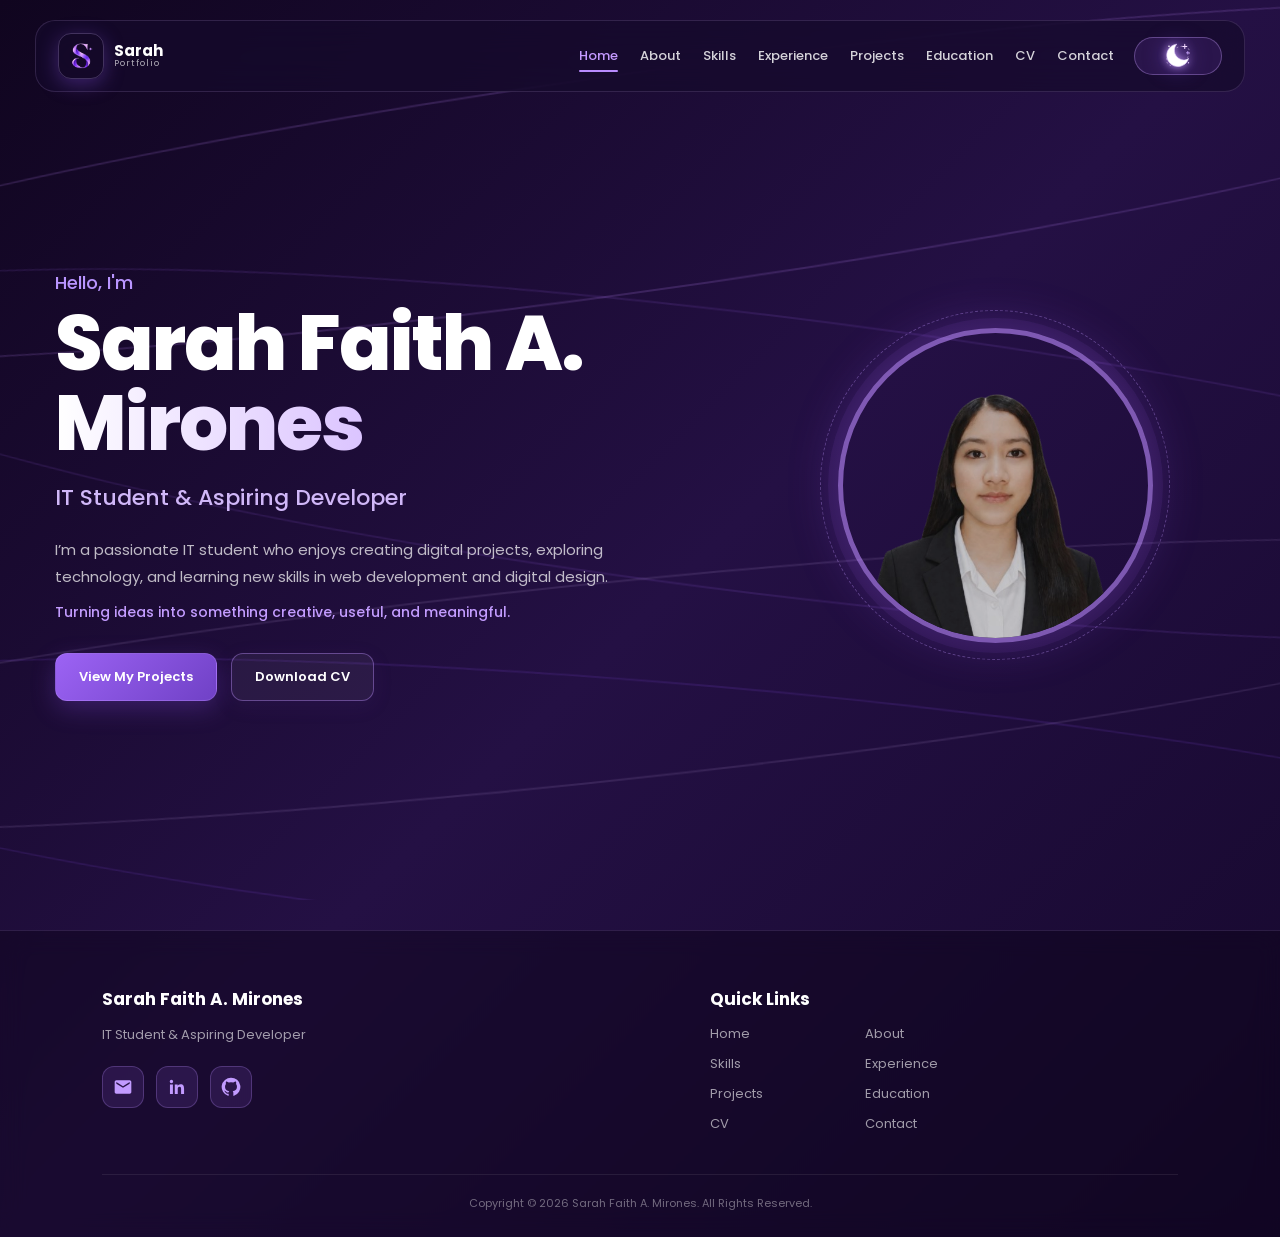
<file: index.html>
<!DOCTYPE html>
<html lang="en">
<head>
    <meta charset="UTF-8">
    <meta name="viewport" content="width=device-width, initial-scale=1.0">
    <title>Sarah Faith A. Mirones | Portfolio</title>

    <link rel="preconnect" href="https://fonts.googleapis.com">
    <link rel="preconnect" href="https://fonts.gstatic.com" crossorigin>
    <link href="https://fonts.googleapis.com/css2?family=Poppins:wght@300;400;500;600;700;800&display=swap" rel="stylesheet">
    <link rel="stylesheet" href="style.css?v=navbar-fix">

    <style>
        /* Hide navbar when scrolling down */
        body > nav#navbar {
            transition:
                transform 0.35s ease,
                background 0.4s ease,
                border-color 0.4s ease,
                box-shadow 0.4s ease;
        }

        body > nav#navbar.hide-navbar {
            transform: translate(-50%, calc(-100% - 40px));
        }

        /* Keep the navbar visible at the top */
        body > nav#navbar:not(.hide-navbar) {
            transform: translateX(-50%);
        }
    </style>
</head>

<body>
    <div class="background-effects">
        <div class="wave wave-one"></div>
        <div class="wave wave-two"></div>
        <div class="wave wave-three"></div>
        <div class="wave wave-four"></div>
    </div>

    <nav id="navbar">
        <a href="index.html" class="logo">
            <img src="logo.png" alt="Sarah logo">
            <div>
                <strong>Sarah</strong>
                <small>Portfolio</small>
            </div>
        </a>

        <input type="checkbox" id="menu-toggle">

        <label for="menu-toggle" class="hamburger" aria-label="Open navigation menu">
            <span></span>
            <span></span>
            <span></span>
        </label>

        <div class="nav-right">
            <div class="links">
                <a href="index.html" class="active">Home</a>
                <a href="about.html">About</a>
                <a href="skills.html">Skills</a>
                <a href="experience.html">Experience</a>
                <a href="projects.html">Projects</a>
                <a href="education.html">Education</a>
                <a href="cv.html">CV</a>
                <a href="contact.html">Contact</a>
            </div>

            
<button type="button" class="theme-toggle" id="theme-toggle" aria-label="Switch theme">
    <span class="theme-icon" id="theme-icon">☀</span>
</button>

        </div>
    </nav>

    <main>
        <section class="hero" id="home">
            <div class="hero-text">
                <p class="greeting">Hello, I'm</p>

                <h1>
                    Sarah Faith A.
                    <span>Mirones</span>
                </h1>

                <h2>IT Student &amp; Aspiring Developer</h2>

                <p class="intro">
                    I’m a passionate IT student who enjoys creating digital
                    projects, exploring technology, and learning new skills
                    in web development and digital design.
                </p>

                <p class="tagline">
                    Turning ideas into something creative, useful, and meaningful.
                </p>

                <div class="hero-buttons">
                    <a href="projects.html" class="btn primary-btn">
                        View My Projects
                    </a>

                  <a href="Sarah_Faith_Mirones_CV.pdf"
   class="btn secondary-btn"
   download>
    Download CV
</a>
                </div>
            </div>

            <div class="hero-image">
                <div class="image-ring"></div>
                <div class="image-box">
                    <img src="portfolio.png" alt="Sarah Faith A. Mirones">
                </div>
            </div>
        </section>
    </main>

     <!-- Footer -->
    <footer>
        <div class="footer-content">

            <div class="footer-contact">
                <h3>Sarah Faith A. Mirones</h3>
                <p>IT Student &amp; Aspiring Developer</p>

                <div class="social-links">

                    <!-- Email -->
                    <a href="mailto:faithmirones.08@gmail.com"
                       aria-label="Send me an email"
                       title="Email me">
                        <svg viewBox="0 0 24 24" aria-hidden="true">
                            <path d="M20 4H4c-1.1 0-2 .9-2 2v12c0 1.1.9 2 2 2h16c1.1 0 2-.9 2-2V6c0-1.1-.9-2-2-2zm0 4-8 5-8-5V6l8 5 8-5v2z"/>
                        </svg>
                    </a>

                    <!-- LinkedIn -->
                    <a href="https://www.linkedin.com/in/sarahfaithmirones"
                       target="_blank"
                       rel="noopener noreferrer"
                       aria-label="Visit my LinkedIn profile"
                       title="LinkedIn">
                        <svg viewBox="0 0 24 24" aria-hidden="true">
                            <path d="M20.45 20.45h-3.56v-5.58c0-1.33-.03-3.04-1.85-3.04-1.85 0-2.14 1.45-2.14 2.94v5.68H9.34V9h3.42v1.56h.05c.48-.9 1.64-1.85 3.38-1.85 3.62 0 4.29 2.38 4.29 5.48v6.26zM5.32 7.43a2.07 2.07 0 1 1 0-4.14 2.07 2.07 0 0 1 0 4.14zM7.1 20.45H3.54V9H7.1v11.45z"/>
                        </svg>
                    </a>

                    <!-- GitHub -->
                    <a href="https://github.com/faithmirones08"
                       target="_blank"
                       rel="noopener noreferrer"
                       aria-label="Visit my GitHub profile"
                       title="GitHub">
                        <svg viewBox="0 0 24 24" aria-hidden="true">
                            <path d="M12 .8a11.2 11.2 0 0 0-3.54 21.83c.56.1.76-.24.76-.54v-2.1c-3.1.67-3.76-1.32-3.76-1.32-.51-1.29-1.24-1.63-1.24-1.63-1.01-.69.08-.68.08-.68 1.12.08 1.71 1.15 1.71 1.15.99 1.7 2.59 1.21 3.22.93.1-.72.39-1.21.7-1.49-2.47-.28-5.07-1.24-5.07-5.52 0-1.22.44-2.22 1.15-3-.12-.28-.5-1.42.11-2.96 0 0 .94-.3 3.08 1.14a10.7 10.7 0 0 1 5.6 0c2.14-1.44 3.08-1.14 3.08-1.14.61 1.54.23 2.68.11 2.96.72.78 1.15 1.78 1.15 3 0 4.29-2.6 5.23-5.08 5.51.4.35.75 1.03.75 2.08v3.08c0 .3.2.65.77.54A11.2 11.2 0 0 0 12 .8z"/>
                        </svg>
                    </a>

                </div>
            </div>

            <div class="quick-links">
                <h3>Quick Links</h3>

                <div class="quick-grid">
                    <a href="index.html">Home</a>
                    <a href="about.html">About</a>
                    <a href="skills.html">Skills</a>
                    <a href="experience.html">Experience</a>
                    <a href="projects.html">Projects</a>
                    <a href="education.html">Education</a>
                    <a href="cv.html">CV</a>
                    <a href="contact.html">Contact</a>
                </div>
            </div>

        </div>

        <div class="footer-bottom">
            <p>
                Copyright © 2026 Sarah Faith A. Mirones. All Rights Reserved.
            </p>
        </div>
    </footer>

    
<script>
    const themeToggle = document.getElementById("theme-toggle");
    const themeIcon = document.getElementById("theme-icon");
    const themeText = document.getElementById("theme-text");
    const menuToggle = document.getElementById("menu-toggle");
    const navbar = document.getElementById("navbar");

    function updateThemeButton() {
        const isLight = document.body.classList.contains("light-mode");

        themeIcon.innerHTML = isLight
            ? `<svg class="epic-sun" viewBox="0 0 40 40" fill="none" aria-hidden="true">
                <defs>
                    <linearGradient id="sunCore" x1="8" y1="7" x2="32" y2="33">
                        <stop offset="0%" stop-color="#FFF6C9"/>
                        <stop offset="45%" stop-color="#FFC76E"/>
                        <stop offset="100%" stop-color="#FF8BCA"/>
                    </linearGradient>
                    <linearGradient id="sunRay" x1="7" y1="7" x2="33" y2="33">
                        <stop offset="0%" stop-color="#FFF1AD"/>
                        <stop offset="55%" stop-color="#FFC16F"/>
                        <stop offset="100%" stop-color="#C58BFF"/>
                    </linearGradient>
                </defs>
                <circle cx="20" cy="20" r="18" fill="#FFC66E" opacity=".12"/>
                <g class="epic-sun-rays" stroke="url(#sunRay)" stroke-width="2.2" stroke-linecap="round">
                    <path d="M20 2.8V7 M20 33V37.2 M2.8 20H7 M33 20H37.2 M7.8 7.8L11 11 M29 29L32.2 32.2 M32.2 7.8L29 11 M11 29L7.8 32.2"/>
                </g>
                <circle cx="20" cy="20" r="10.2" fill="url(#sunCore)"/>
                <circle cx="16.5" cy="16.3" r="3.1" fill="#fff" opacity=".7"/>
                <path d="M13.5 22.5C16 27 23 28 27 22" stroke="#FFF9E8" stroke-width="1.2" stroke-linecap="round"/>
                <path d="M30.5 5.5V10 M28 7.75H33" stroke="#FFE7A6" stroke-width="1.3" stroke-linecap="round"/>
                <circle cx="7" cy="16" r="1" fill="#FFF0C1"/>
            </svg>`
            : `<svg class="epic-moon" viewBox="0 0 40 40" fill="none" aria-hidden="true">
                <defs>
                    <linearGradient id="moonCore" x1="7" y1="5" x2="31" y2="35">
                        <stop offset="0%" stop-color="#FFFFFF"/>
                        <stop offset="38%" stop-color="#E8D4FF"/>
                        <stop offset="72%" stop-color="#B78AFF"/>
                        <stop offset="100%" stop-color="#8250E8"/>
                    </linearGradient>
                    <linearGradient id="moonOrbit" x1="3" y1="5" x2="37" y2="35">
                        <stop offset="0%" stop-color="#F3DCFF"/>
                        <stop offset="50%" stop-color="#A777F5"/>
                        <stop offset="100%" stop-color="#D5A6FF"/>
                    </linearGradient>
                </defs>
                <ellipse cx="20" cy="20" rx="17" ry="10.5" transform="rotate(-35 20 20)" stroke="url(#moonOrbit)" stroke-opacity=".75" stroke-width=".8" stroke-dasharray="2.2 3.2"/>
                <path d="M27.8 25.4C20.4 25.1 14.7 19 15.2 11.7C15.4 8.8 16.5 6.2 18.4 4.2C10.4 5 4.5 12.1 5.1 20.1C5.7 28.4 12.8 34.5 21.1 33.9C27.4 33.4 32.7 29 34.1 23C32.2 24.6 30 25.4 27.8 25.4Z" fill="url(#moonCore)" stroke="#E7D3FF" stroke-width=".8"/>
                <path d="M10.2 22.4C11.5 27.1 15.6 30.1 20.3 30.2" stroke="#FFFFFF" stroke-opacity=".7" stroke-width="1.2" stroke-linecap="round"/>
                <path d="M29 4.5V10 M26.25 7.25H31.75" stroke="#F2D9FF" stroke-width="1.4" stroke-linecap="round"/>
                <path d="M33 14V17.5 M31.25 15.75H34.75" stroke="#CBA7FF" stroke-width="1.1" stroke-linecap="round"/>
                <circle cx="8" cy="7" r="1.1" fill="#FFFFFF"/>
                <circle cx="34" cy="29" r=".9" fill="#E4C6FF"/>
            </svg>`;

        const label = isLight ? "Switch to dark mode" : "Switch to light mode";

        themeToggle.setAttribute("aria-label", label);
        themeToggle.title = label;

        if (themeText) {
            themeText.textContent = isLight ? "Dark" : "Light";
        }
    }

    // Restore the saved theme.
    if (localStorage.getItem("portfolio-theme") === "light") {
        document.body.classList.add("light-mode");
    }

    // Display the correct icon on page load.
    updateThemeButton();

    // Switch themes when the button is clicked.
    themeToggle.addEventListener("click", function () {
        document.body.classList.toggle("light-mode");

        const isLight = document.body.classList.contains("light-mode");
        localStorage.setItem("portfolio-theme", isLight ? "light" : "dark");

        updateThemeButton();
        menuToggle.checked = false;
    });

    // Hide navbar while scrolling down; show it while scrolling up.
    let lastScrollY = window.scrollY;

    window.addEventListener("scroll", function () {
        const currentScrollY = window.scrollY;

        navbar.classList.toggle("scrolled", currentScrollY > 40);

        if (currentScrollY <= 10) {
            navbar.classList.remove("hide-navbar");
        } else if (currentScrollY > lastScrollY) {
            navbar.classList.add("hide-navbar");
            menuToggle.checked = false;
        } else {
            navbar.classList.remove("hide-navbar");
        }

        lastScrollY = currentScrollY;
    }, { passive: true });

    // Close the mobile menu after selecting a link.
    document.querySelectorAll(".links a").forEach(function (link) {
        link.addEventListener("click", function () {
            menuToggle.checked = false;
        });
    });

    // Close the mobile menu when clicking outside the navbar.
    document.addEventListener("click", function (event) {
        if (!navbar.contains(event.target)) {
            menuToggle.checked = false;
        }
    });
</script>

</body>
</html>
</file>
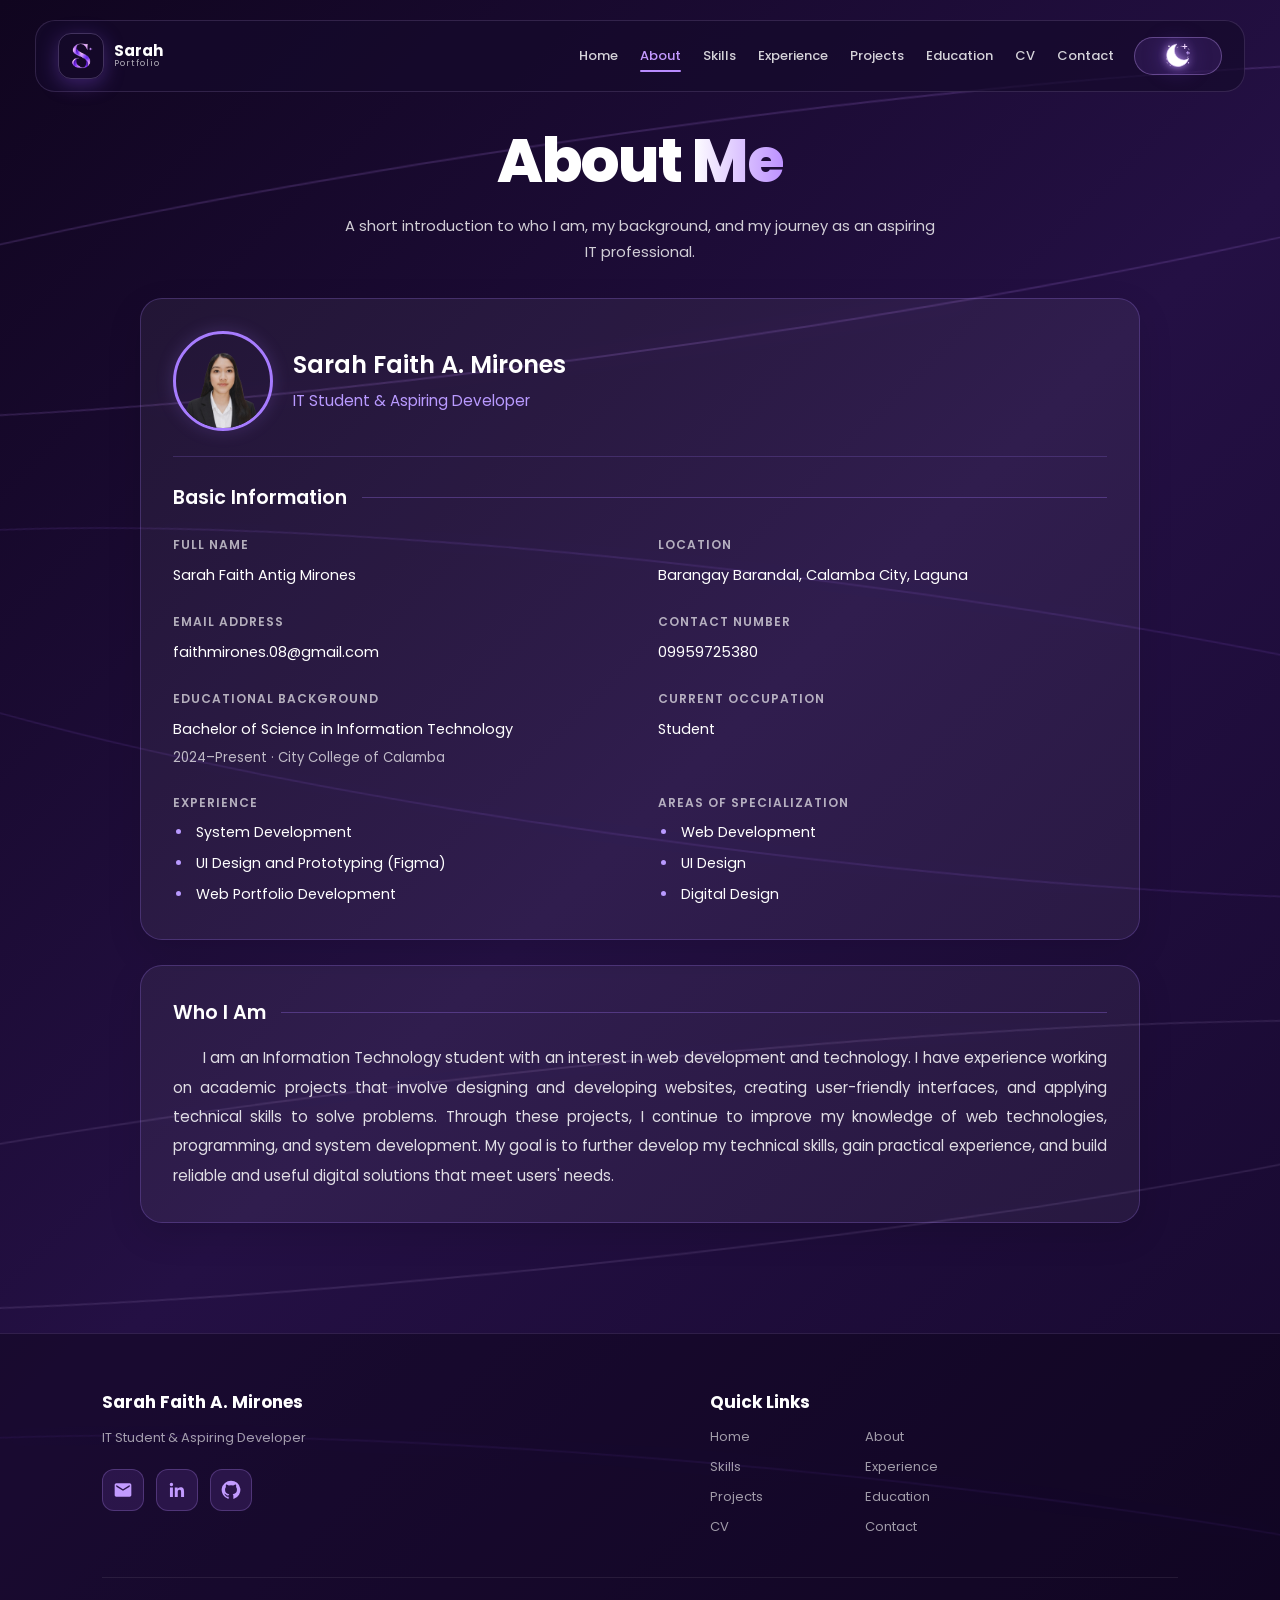
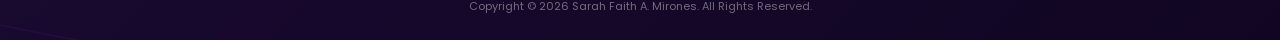
<file: about.html>
<!DOCTYPE html>
<html lang="en">
<head>
    <meta charset="UTF-8">
    <meta name="viewport" content="width=device-width, initial-scale=1.0">
    <title>About Me | Sarah Faith A. Mirones</title>

    <link rel="stylesheet" href="style.css">
    <link rel="stylesheet" href="about.css">

    <link rel="preconnect" href="https://fonts.googleapis.com">
    <link rel="preconnect" href="https://fonts.gstatic.com" crossorigin>
    <link href="https://fonts.googleapis.com/css2?family=Poppins:wght@300;400;500;600;700&display=swap" rel="stylesheet">

    <script>
        (function () {
            try {
                if (localStorage.getItem("portfolio-theme") === "light") {
                    document.documentElement.classList.add("light-mode");
                }
            } catch (e) {}
        })();
    </script>

    <style>
        /* Navbar hide/show animation */
        body > nav#navbar {
            transition:
                transform 0.35s ease,
                background 0.4s ease,
                border-color 0.4s ease,
                box-shadow 0.4s ease;
            will-change: transform;
        }

        body > nav#navbar.hide-navbar {
            transform: translate(-50%, calc(-100% - 40px));
            pointer-events: none;
        }

        body > nav#navbar:not(.hide-navbar) {
            transform: translateX(-50%);
        }

        @media (prefers-reduced-motion: reduce) {
            body > nav#navbar {
                transition: none;
            }
        }
    </style>
</head>

<body class="page-entering">

    <!-- Background Waves -->
    <div class="background-effects" aria-hidden="true">
        <div class="wave wave-one"></div>
        <div class="wave wave-two"></div>
        <div class="wave wave-three"></div>
        <div class="wave wave-four"></div>
    </div>

    <!-- Navigation -->
    <nav id="navbar">
        <a href="index.html" class="logo">
            <img src="logo.png" alt="Sarah logo">
            <div>
                <strong>Sarah</strong>
                <small>Portfolio</small>
            </div>
        </a>

        <input type="checkbox" id="menu-toggle">

        <label for="menu-toggle" class="hamburger"
               aria-label="Open navigation menu">
            <span></span>
            <span></span>
            <span></span>
        </label>

        <div class="nav-right">
            <div class="links">
                <a href="index.html">Home</a>
                <a href="about.html" class="active" aria-current="page">About</a>
                <a href="skills.html">Skills</a>
                <a href="experience.html">Experience</a>
                <a href="projects.html">Projects</a>
                <a href="education.html">Education</a>
                <a href="cv.html">CV</a>
                <a href="contact.html">Contact</a>
            </div>

            
<button type="button" class="theme-toggle" id="theme-toggle" aria-label="Switch theme">
    <span class="theme-icon" id="theme-icon">☀</span>
</button>

        </div>
    </nav>

    <!-- About Page -->
    <main class="about-page">

        <!-- Page Heading -->
        <header class="about-heading">
            <h1>About <span>Me</span></h1>
             <p>
                A short introduction to who I am, my background, and my journey as an aspiring IT professional.
            </p>
        </header>

        <!-- Basic Information Card -->
        <section class="about-info-card"
                 aria-labelledby="basic-info-title">

            <!-- Profile Header -->
            <div class="about-profile-header">
                <img
                    src="portfolio.png"
                    alt="Portrait of Sarah Faith A. Mirones"
                    class="about-profile-photo"
                >

                <div class="about-profile-heading">
                    <h2>Sarah Faith A. Mirones</h2>
                    <p>IT Student &amp; Aspiring Developer</p>
                </div>
            </div>

            <!-- Basic Information Heading -->
            <div class="about-section-title">
                <h2 id="basic-info-title">Basic Information</h2>
                <span class="about-title-line"></span>
            </div>

            <!-- Two-Column Information Layout -->
            <div class="about-details-grid">

                <div class="about-detail">
                    <h3>Full Name</h3>
                    <p>Sarah Faith Antig Mirones</p>
                </div>

                <div class="about-detail">
                    <h3>Location</h3>
                    <p>Barangay Barandal, Calamba City, Laguna</p>
                </div>

                <div class="about-detail">
                    <h3>Email Address</h3>
                    <p>
                        <a href="mailto:faithmirones.08@gmail.com">
                            faithmirones.08@gmail.com
                        </a>
                    </p>
                </div>

                <div class="about-detail">
                    <h3>Contact Number</h3>
                    <p>09959725380</p>
                </div>

                <div class="about-detail">
                    <h3>Educational Background</h3>
                    <p>
                        Bachelor of Science in Information Technology
                    </p>
                    <p class="detail-subtext">
                        2024–Present · City College of Calamba
                    </p>
                </div>

                <div class="about-detail">
                    <h3>Current Occupation</h3>
                    <p>Student</p>
                </div>

                <!-- Experience: Left Column -->
                <div class="about-detail about-experience">
                    <h3>Experience</h3>

                    <ul class="about-experience-list">
                        <li>System Development</li>
                        <li>UI Design and Prototyping (Figma)</li>
                        <li>Web Portfolio Development</li>
                    </ul>
                </div>

                <!-- Areas of Specialization: Right Column -->
                <div class="about-detail about-specializations">
                    <h3>Areas of Specialization</h3>

                    <ul class="about-experience-list">
                        <li>Web Development</li>
                        <li>UI Design</li>
                        <li>Digital Design</li>
                    </ul>
                </div>

            </div>
        </section>

        <!-- Personal Introduction -->
        <section class="about-bio-card"
                 aria-labelledby="who-i-am-title">

            <div class="about-section-title">
                <h2 id="who-i-am-title">Who I Am</h2>
                <span class="about-title-line"></span>
            </div>

            <p>
                I am an Information Technology student with an interest
                in web development and technology. I have experience
                working on academic projects that involve designing and
                developing websites, creating user-friendly interfaces,
                and applying technical skills to solve problems. Through
                these projects, I continue to improve my knowledge of
                web technologies, programming, and system development.
                My goal is to further develop my technical skills, gain
                practical experience, and build reliable and useful
                digital solutions that meet users' needs.
            </p>

        </section>

    </main>

    <!-- Footer -->
    <footer>
        <div class="footer-content">

            <div class="footer-contact">
                <h3>Sarah Faith A. Mirones</h3>
                <p>IT Student &amp; Aspiring Developer</p>

                <div class="social-links">

                    <!-- Email -->
                    <a href="mailto:faithmirones.08@gmail.com"
                       aria-label="Send me an email"
                       title="Email me">
                        <svg viewBox="0 0 24 24" aria-hidden="true">
                            <path d="M20 4H4c-1.1 0-2 .9-2 2v12c0 1.1.9 2 2 2h16c1.1 0 2-.9 2-2V6c0-1.1-.9-2-2-2zm0 4-8 5-8-5V6l8 5 8-5v2z"/>
                        </svg>
                    </a>

                    <!-- LinkedIn -->
                    <a href="https://www.linkedin.com/in/sarahfaithmirones"
                       target="_blank"
                       rel="noopener noreferrer"
                       aria-label="Visit my LinkedIn profile"
                       title="LinkedIn">
                        <svg viewBox="0 0 24 24" aria-hidden="true">
                            <path d="M20.45 20.45h-3.56v-5.58c0-1.33-.03-3.04-1.85-3.04-1.85 0-2.14 1.45-2.14 2.94v5.68H9.34V9h3.42v1.56h.05c.48-.9 1.64-1.85 3.38-1.85 3.62 0 4.29 2.38 4.29 5.48v6.26zM5.32 7.43a2.07 2.07 0 1 1 0-4.14 2.07 2.07 0 0 1 0 4.14zM7.1 20.45H3.54V9H7.1v11.45z"/>
                        </svg>
                    </a>

                    <!-- GitHub -->
                    <a href="https://github.com/faithmirones08"
                       target="_blank"
                       rel="noopener noreferrer"
                       aria-label="Visit my GitHub profile"
                       title="GitHub">
                        <svg viewBox="0 0 24 24" aria-hidden="true">
                            <path d="M12 .8a11.2 11.2 0 0 0-3.54 21.83c.56.1.76-.24.76-.54v-2.1c-3.1.67-3.76-1.32-3.76-1.32-.51-1.29-1.24-1.63-1.24-1.63-1.01-.69.08-.68.08-.68 1.12.08 1.71 1.15 1.71 1.15.99 1.7 2.59 1.21 3.22.93.1-.72.39-1.21.7-1.49-2.47-.28-5.07-1.24-5.07-5.52 0-1.22.44-2.22 1.15-3-.12-.28-.5-1.42.11-2.96 0 0 .94-.3 3.08 1.14a10.7 10.7 0 0 1 5.6 0c2.14-1.44 3.08-1.14 3.08-1.14.61 1.54.23 2.68.11 2.96.72.78 1.15 1.78 1.15 3 0 4.29-2.6 5.23-5.08 5.51.4.35.75 1.03.75 2.08v3.08c0 .3.2.65.77.54A11.2 11.2 0 0 0 12 .8z"/>
                        </svg>
                    </a>

                </div>
            </div>

            <div class="quick-links">
                <h3>Quick Links</h3>

                <div class="quick-grid">
                    <a href="index.html">Home</a>
                    <a href="about.html">About</a>
                    <a href="skills.html">Skills</a>
                    <a href="experience.html">Experience</a>
                    <a href="projects.html">Projects</a>
                    <a href="education.html">Education</a>
                    <a href="cv.html">CV</a>
                    <a href="contact.html">Contact</a>
                </div>
            </div>

        </div>

        <div class="footer-bottom">
            <p>
                Copyright © 2026 Sarah Faith A. Mirones. All Rights Reserved.
            </p>
        </div>
    </footer>

    <!-- JavaScript -->
    
<script>
    const themeToggle = document.getElementById("theme-toggle");
    const themeIcon = document.getElementById("theme-icon");
    const themeText = document.getElementById("theme-text");
    const menuToggle = document.getElementById("menu-toggle");
    const navbar = document.getElementById("navbar");

    function updateThemeButton() {
        const isLight = document.body.classList.contains("light-mode");

        themeIcon.innerHTML = isLight
            ? `<svg class="epic-sun" viewBox="0 0 40 40" fill="none" aria-hidden="true">
                <defs>
                    <linearGradient id="sunCore" x1="8" y1="7" x2="32" y2="33">
                        <stop offset="0%" stop-color="#FFF6C9"/>
                        <stop offset="45%" stop-color="#FFC76E"/>
                        <stop offset="100%" stop-color="#FF8BCA"/>
                    </linearGradient>
                    <linearGradient id="sunRay" x1="7" y1="7" x2="33" y2="33">
                        <stop offset="0%" stop-color="#FFF1AD"/>
                        <stop offset="55%" stop-color="#FFC16F"/>
                        <stop offset="100%" stop-color="#C58BFF"/>
                    </linearGradient>
                </defs>
                <circle cx="20" cy="20" r="18" fill="#FFC66E" opacity=".12"/>
                <g class="epic-sun-rays" stroke="url(#sunRay)" stroke-width="2.2" stroke-linecap="round">
                    <path d="M20 2.8V7 M20 33V37.2 M2.8 20H7 M33 20H37.2 M7.8 7.8L11 11 M29 29L32.2 32.2 M32.2 7.8L29 11 M11 29L7.8 32.2"/>
                </g>
                <circle cx="20" cy="20" r="10.2" fill="url(#sunCore)"/>
                <circle cx="16.5" cy="16.3" r="3.1" fill="#fff" opacity=".7"/>
                <path d="M13.5 22.5C16 27 23 28 27 22" stroke="#FFF9E8" stroke-width="1.2" stroke-linecap="round"/>
                <path d="M30.5 5.5V10 M28 7.75H33" stroke="#FFE7A6" stroke-width="1.3" stroke-linecap="round"/>
                <circle cx="7" cy="16" r="1" fill="#FFF0C1"/>
            </svg>`
            : `<svg class="epic-moon" viewBox="0 0 40 40" fill="none" aria-hidden="true">
                <defs>
                    <linearGradient id="moonCore" x1="7" y1="5" x2="31" y2="35">
                        <stop offset="0%" stop-color="#FFFFFF"/>
                        <stop offset="38%" stop-color="#E8D4FF"/>
                        <stop offset="72%" stop-color="#B78AFF"/>
                        <stop offset="100%" stop-color="#8250E8"/>
                    </linearGradient>
                    <linearGradient id="moonOrbit" x1="3" y1="5" x2="37" y2="35">
                        <stop offset="0%" stop-color="#F3DCFF"/>
                        <stop offset="50%" stop-color="#A777F5"/>
                        <stop offset="100%" stop-color="#D5A6FF"/>
                    </linearGradient>
                </defs>
                <ellipse cx="20" cy="20" rx="17" ry="10.5" transform="rotate(-35 20 20)" stroke="url(#moonOrbit)" stroke-opacity=".75" stroke-width=".8" stroke-dasharray="2.2 3.2"/>
                <path d="M27.8 25.4C20.4 25.1 14.7 19 15.2 11.7C15.4 8.8 16.5 6.2 18.4 4.2C10.4 5 4.5 12.1 5.1 20.1C5.7 28.4 12.8 34.5 21.1 33.9C27.4 33.4 32.7 29 34.1 23C32.2 24.6 30 25.4 27.8 25.4Z" fill="url(#moonCore)" stroke="#E7D3FF" stroke-width=".8"/>
                <path d="M10.2 22.4C11.5 27.1 15.6 30.1 20.3 30.2" stroke="#FFFFFF" stroke-opacity=".7" stroke-width="1.2" stroke-linecap="round"/>
                <path d="M29 4.5V10 M26.25 7.25H31.75" stroke="#F2D9FF" stroke-width="1.4" stroke-linecap="round"/>
                <path d="M33 14V17.5 M31.25 15.75H34.75" stroke="#CBA7FF" stroke-width="1.1" stroke-linecap="round"/>
                <circle cx="8" cy="7" r="1.1" fill="#FFFFFF"/>
                <circle cx="34" cy="29" r=".9" fill="#E4C6FF"/>
            </svg>`;

        const label = isLight ? "Switch to dark mode" : "Switch to light mode";

        themeToggle.setAttribute("aria-label", label);
        themeToggle.title = label;

        if (themeText) {
            themeText.textContent = isLight ? "Dark" : "Light";
        }
    }

    // Restore the saved theme.
    if (localStorage.getItem("portfolio-theme") === "light") {
        document.body.classList.add("light-mode");
    }

    // Display the correct icon on page load.
    updateThemeButton();

    // Switch themes when the button is clicked.
    themeToggle.addEventListener("click", function () {
        document.body.classList.toggle("light-mode");

        const isLight = document.body.classList.contains("light-mode");
        localStorage.setItem("portfolio-theme", isLight ? "light" : "dark");

        updateThemeButton();
        menuToggle.checked = false;
    });

    // Hide navbar while scrolling down; show it while scrolling up.
    let lastScrollY = window.scrollY;

    window.addEventListener("scroll", function () {
        const currentScrollY = window.scrollY;

        navbar.classList.toggle("scrolled", currentScrollY > 40);

        if (currentScrollY <= 10) {
            navbar.classList.remove("hide-navbar");
        } else if (currentScrollY > lastScrollY) {
            navbar.classList.add("hide-navbar");
            menuToggle.checked = false;
        } else {
            navbar.classList.remove("hide-navbar");
        }

        lastScrollY = currentScrollY;
    }, { passive: true });

    // Close the mobile menu after selecting a link.
    document.querySelectorAll(".links a").forEach(function (link) {
        link.addEventListener("click", function () {
            menuToggle.checked = false;
        });
    });

    // Close the mobile menu when clicking outside the navbar.
    document.addEventListener("click", function (event) {
        if (!navbar.contains(event.target)) {
            menuToggle.checked = false;
        }
    });
</script>


</body>
</html>
</file>
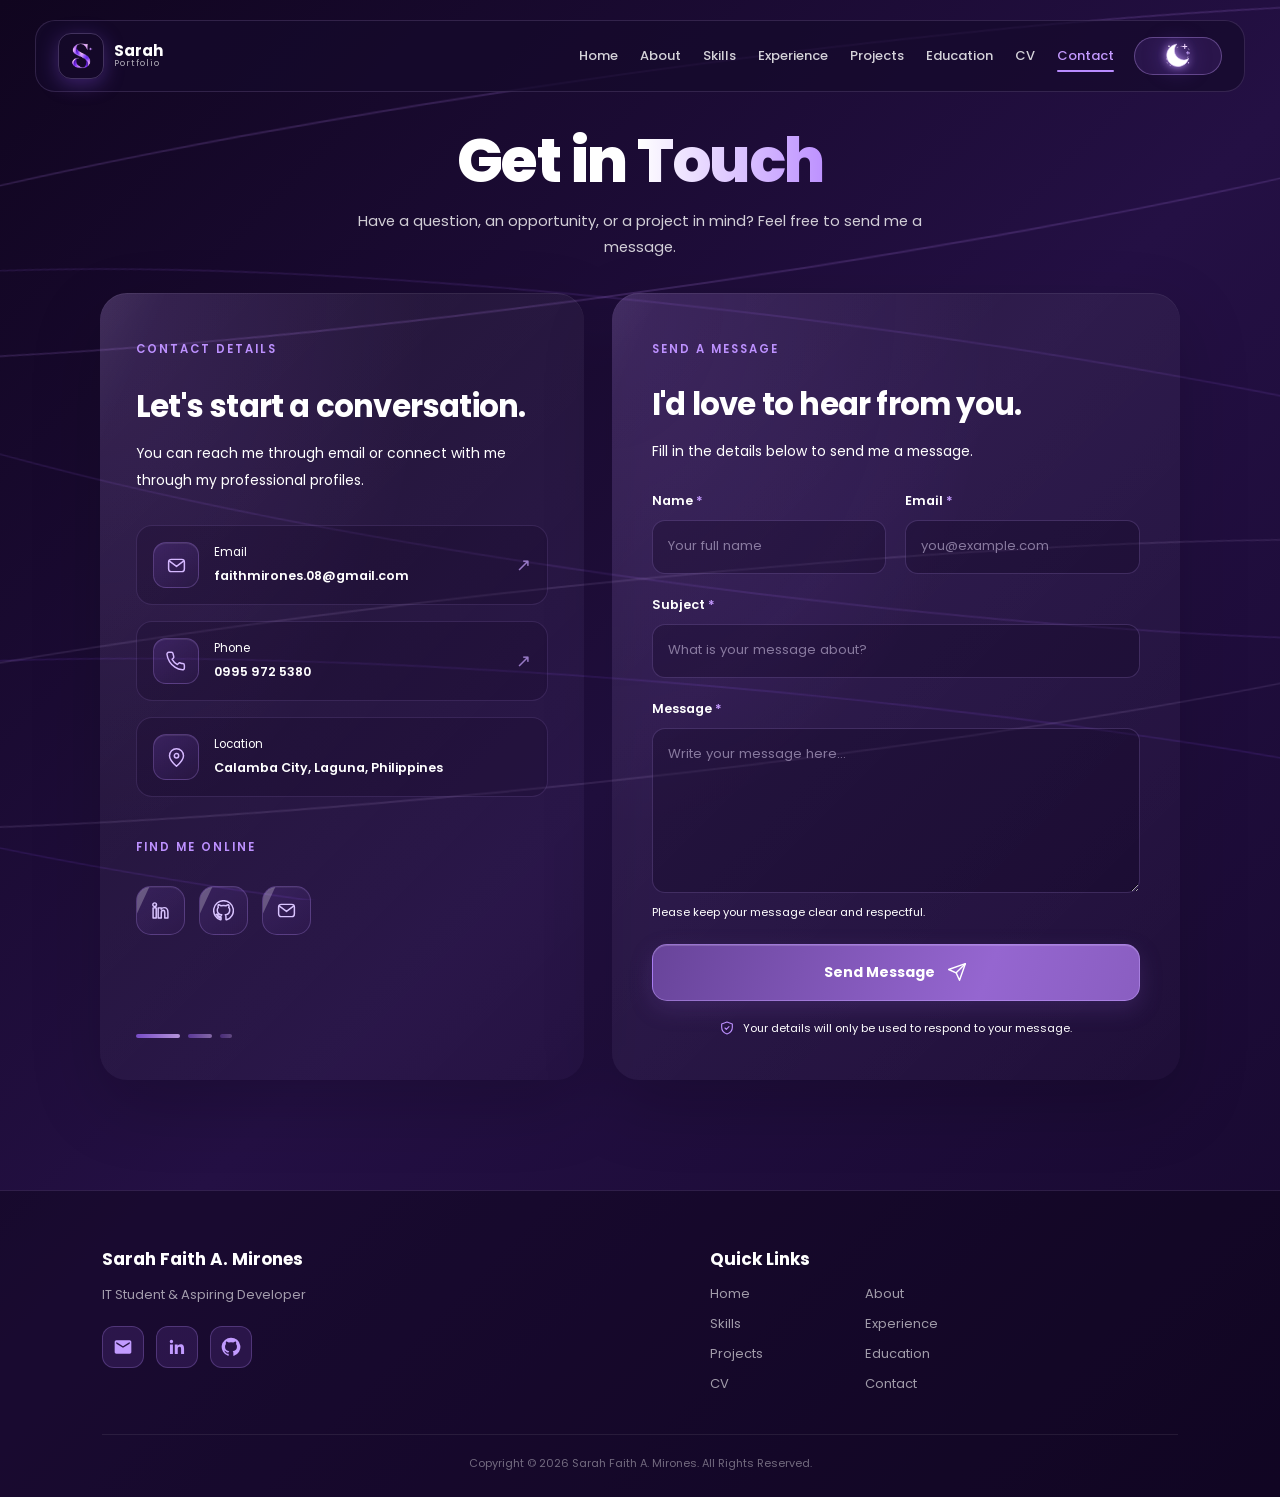
<file: contact.html>
<!DOCTYPE html>
<html lang="en">
<head>
    <meta charset="UTF-8">
    <meta name="viewport" content="width=device-width, initial-scale=1.0">
    <meta name="theme-color" content="#10051f">
    <meta name="description" content="Contact Sarah Faith A. Mirones for professional inquiries, collaborations, and opportunities.">

    <title>Contact | Sarah Faith A. Mirones</title>

    <link rel="preconnect" href="https://fonts.googleapis.com">
    <link rel="preconnect" href="https://fonts.gstatic.com" crossorigin>
    <link href="https://fonts.googleapis.com/css2?family=Poppins:wght@300;400;500;600;700;800&display=swap" rel="stylesheet">

    <link rel="stylesheet" href="style.css">
    <link rel="stylesheet" href="contact.css">

    <script>
        (function () {
            try {
                document.documentElement.classList.toggle(
                    "light-mode",
                    localStorage.getItem("portfolio-theme") === "light"
                );
            } catch (error) {}
        })();
    </script>
</head>

<body class="page-entering">

    <!-- BACKGROUND EFFECTS -->
    <div class="background-effects" aria-hidden="true">
        <div class="wave wave-one"></div>
        <div class="wave wave-two"></div>
        <div class="wave wave-three"></div>
        <div class="wave wave-four"></div>
    </div>

    <!-- NAVBAR -->
    <nav id="navbar">
        <a href="index.html" class="logo">
            <img src="logo.png" alt="Sarah logo">
            <div>
                <strong>Sarah</strong>
                <small>Portfolio</small>
            </div>
        </a>

        <input type="checkbox" id="menu-toggle">

        <label for="menu-toggle" class="hamburger" aria-label="Toggle navigation menu">
            <span></span>
            <span></span>
            <span></span>
        </label>

        <div class="nav-right">
            <div class="links">
                <a href="index.html">Home</a>
                <a href="about.html">About</a>
                <a href="skills.html">Skills</a>
                <a href="experience.html">Experience</a>
                <a href="projects.html">Projects</a>
                <a href="education.html">Education</a>
                <a href="cv.html">CV</a>
                <a href="contact.html" class="active" aria-current="page">Contact</a>
            </div>

            <button
                type="button"
                class="theme-toggle"
                id="theme-toggle"
                aria-label="Switch theme"
            >
                <span class="theme-icon" id="theme-icon">☀</span>
            </button>
        </div>
    </nav>

    <!-- MAIN CONTENT -->
    <main class="contact-page">

        <!-- PAGE HEADING -->
        <header class="contact-heading">
            <h1>Get in <span>Touch</span></h1>
            <p>
                Have a question, an opportunity, or a project in mind?
                Feel free to send me a message.
            </p>
        </header>

        <section class="contact-layout" aria-label="Contact information and message form">

            <!-- CONTACT INFORMATION PANEL -->
            <aside class="contact-info-panel">

                <div class="contact-panel-heading">
                    <span class="contact-small-label">CONTACT DETAILS</span>

                    <h2>Let's start a conversation.</h2>

                    <p>
                        You can reach me through email or connect with me
                        through my professional profiles.
                    </p>
                </div>

                <!-- CONTACT DETAILS -->
                <div class="contact-details">

                    <!-- EMAIL -->
                    <a class="contact-detail" href="mailto:faithmirones.08@gmail.com">
                        <span class="contact-detail-icon" aria-hidden="true">
                            <svg viewBox="0 0 24 24">
                                <rect x="3" y="5" width="18" height="14" rx="3"></rect>
                                <path d="m4 7 8 6 8-6"></path>
                            </svg>
                        </span>

                        <span class="contact-detail-text">
                            <small>Email</small>
                            <strong>faithmirones.08@gmail.com</strong>
                        </span>

                        <span class="contact-detail-arrow" aria-hidden="true">↗</span>
                    </a>

                    <!-- PHONE -->
                    <a class="contact-detail" href="tel:+639959725380">
                        <span class="contact-detail-icon" aria-hidden="true">
                            <svg viewBox="0 0 24 24">
                                <path d="M21 16.5v3a2 2 0 0 1-2.2 2 19.8 19.8 0 0 1-8.6-3.1 19.4 19.4 0 0 1-6-6A19.8 19.8 0 0 1 1.1 3.7 2 2 0 0 1 3.1 1.5h3a2 2 0 0 1 2 1.7c.1 1 .4 2 .7 2.9a2 2 0 0 1-.5 2.1L7 9.5a16 16 0 0 0 6 6l1.3-1.3a2 2 0 0 1 2.1-.5c.9.3 1.9.6 2.9.7a2 2 0 0 1 1.7 2.1Z"></path>
                            </svg>
                        </span>

                        <span class="contact-detail-text">
                            <small>Phone</small>
                            <strong>0995 972 5380</strong>
                        </span>

                        <span class="contact-detail-arrow" aria-hidden="true">↗</span>
                    </a>

                    <!-- LOCATION -->
                    <div class="contact-detail">
                        <span class="contact-detail-icon" aria-hidden="true">
                            <svg viewBox="0 0 24 24">
                                <path d="M20 10c0 5-8 12-8 12S4 15 4 10a8 8 0 1 1 16 0Z"></path>
                                <circle cx="12" cy="10" r="2.5"></circle>
                            </svg>
                        </span>

                        <span class="contact-detail-text">
                            <small>Location</small>
                            <strong>Calamba City, Laguna, Philippines</strong>
                        </span>
                    </div>

                </div>

                <!-- SOCIAL LINKS -->
                <div class="contact-social-section">
                    <span class="contact-small-label">FIND ME ONLINE</span>

                    <div class="contact-social-links">

                        <!-- LINKEDIN -->
                        <a
                            href="https://www.linkedin.com/in/sarahfaithmirones"
                            target="_blank"
                            rel="noopener noreferrer"
                            aria-label="LinkedIn"
                            title="LinkedIn"
                        >
                            <svg viewBox="0 0 24 24" aria-hidden="true">
                                <path d="M20.45 20.45h-3.56v-5.58c0-1.33-.03-3.04-1.85-3.04-1.85 0-2.14 1.45-2.14 2.94v5.68H9.34V9h3.42v1.56h.05c.48-.9 1.64-1.85 3.38-1.85 3.62 0 4.29 2.38 4.29 5.48v6.26zM5.32 7.43a2.07 2.07 0 1 1 0-4.14 2.07 2.07 0 0 1 0 4.14zM7.1 20.45H3.54V9H7.1v11.45z"/>
                            </svg>
                        </a>

                        <!-- GITHUB -->
                        <a
                            href="https://github.com/faithmirones08"
                            target="_blank"
                            rel="noopener noreferrer"
                            aria-label="GitHub"
                            title="GitHub"
                        >
                            <svg viewBox="0 0 24 24" aria-hidden="true">
                                <path d="M12 .8a11.2 11.2 0 0 0-3.54 21.83c.56.1.76-.24.76-.54v-2.1c-3.1.67-3.76-1.32-3.76-1.32-.51-1.29-1.24-1.63-1.24-1.63-1.01-.69.08-.68.08-.68 1.12.08 1.71 1.15 1.71 1.15.99 1.7 2.59 1.21 3.22.93.1-.72.39-1.21.7-1.49-2.47-.28-5.07-1.24-5.07-5.52 0-1.22.44-2.22 1.15-3-.12-.28-.5-1.42.11-2.96 0 0 .94-.3 3.08 1.14a10.7 10.7 0 0 1 5.6 0c2.14-1.44 3.08-1.14 3.08-1.14.61 1.54.39 2.68.11 2.96.78.78 1.15 1.78 1.15 3 0 4.29-2.6 5.23-5.08 5.51.35.35.75 1.03.75 2.08v3.08c0 .3.2.65.77.54A11.2 11.2 0 0 0 12 .8z"/>
                            </svg>
                        </a>

                        <!-- EMAIL -->
                        <a
                            href="mailto:faithmirones.08@gmail.com"
                            aria-label="Email"
                            title="Email"
                        >
                            <svg viewBox="0 0 24 24" aria-hidden="true">
                                <rect x="3" y="5" width="18" height="14" rx="3"></rect>
                                <path d="m4 7 8 6 8-6"></path>
                            </svg>
                        </a>

                    </div>
                </div>

                <!-- DECORATION -->
                <div class="contact-decoration" aria-hidden="true">
                    <span></span>
                    <span></span>
                    <span></span>
                </div>

            </aside>

            <!-- CONTACT FORM PANEL -->
            <section class="contact-form-panel" aria-labelledby="contact-form-title">

                <span class="contact-small-label">SEND A MESSAGE</span>

                <h2 id="contact-form-title">I'd love to hear from you.</h2>

                <p class="contact-form-intro">
                    Fill in the details below to send me a message.
                </p>

                <!-- CONTACT FORM -->
                <!-- Replace YOUR_FORM_ID with your actual Formspree form ID. -->
               <form
    id="contact-form"
    action="https://formspree.io/f/mjyyeryy"
    method="POST"

                >

                    <!-- NAME AND EMAIL -->
                    <div class="form-row">

                        <div class="form-group">
                            <label for="contact-name">
                                Name <span>*</span>
                            </label>

                            <input
                                type="text"
                                id="contact-name"
                                name="name"
                                placeholder="Your full name"
                                autocomplete="name"
                                maxlength="100"
                                required
                            >
                        </div>

                        <div class="form-group">
                            <label for="contact-email">
                                Email <span>*</span>
                            </label>

                            <input
                                type="email"
                                id="contact-email"
                                name="email"
                                placeholder="you@example.com"
                                autocomplete="email"
                                maxlength="254"
                                required
                            >
                        </div>

                    </div>

                    <!-- SUBJECT -->
                    <div class="form-group">
                        <label for="contact-subject">
                            Subject <span>*</span>
                        </label>

                        <input
                            type="text"
                            id="contact-subject"
                            name="subject"
                            placeholder="What is your message about?"
                            maxlength="150"
                            required
                        >
                    </div>

                    <!-- MESSAGE -->
                    <div class="form-group">
                        <label for="contact-message">
                            Message <span>*</span>
                        </label>

                        <textarea
                            id="contact-message"
                            name="message"
                            placeholder="Write your message here..."
                            rows="6"
                            maxlength="5000"
                            required
                        ></textarea>

                        <div class="message-hint">
                            Please keep your message clear and respectful.
                        </div>
                    </div>

                    <!-- HONEYPOT SPAM PROTECTION -->
                    <div class="form-honeypot" aria-hidden="true">
                        <label for="contact-website">Leave this field empty</label>

                        <input
                            type="text"
                            id="contact-website"
                            name="_gotcha"
                            tabindex="-1"
                            autocomplete="off"
                        >
                    </div>

                    <!-- EMAIL SUBJECT -->
                    <input
                        type="hidden"
                        name="_subject"
                        value="New message from your portfolio"
                    >

                    <!-- FORM STATUS MESSAGE -->
                    <p
                        id="form-status"
                        class="form-status"
                        role="status"
                        aria-live="polite"
                    ></p>

                    <!-- SUBMIT BUTTON -->
                    <button type="submit" class="contact-submit">
                        <span>Send Message</span>

                        <svg viewBox="0 0 24 24" aria-hidden="true">
                            <path d="M22 2 11 13"></path>
                            <path d="m22 2-7 20-4-9-9-4Z"></path>
                        </svg>
                    </button>

                    <!-- PRIVACY NOTE -->
                    <p class="form-privacy-note">
                        <svg viewBox="0 0 24 24" aria-hidden="true">
                            <path d="M12 3 20 6v5c0 5-3.5 8.5-8 10-4.5-1.5-8-5-8-10V6l8-3Z"/>
                            <path d="m9 12 2 2 4-4"/>
                        </svg>

                        Your details will only be used to respond to your message.
                    </p>

                </form>

            </section>

        </section>
    </main>

    <!-- FOOTER -->
    <footer>
        <div class="footer-content">

            <!-- FOOTER PROFILE -->
            <div class="footer-contact">
                <h3>Sarah Faith A. Mirones</h3>
                <p>IT Student &amp; Aspiring Developer</p>

                <div class="social-links">

                    <!-- EMAIL -->
                    <a
                        href="mailto:faithmirones.08@gmail.com"
                        aria-label="Email"
                        title="Email"
                    >
                        <svg viewBox="0 0 24 24" aria-hidden="true">
                            <path d="M20 4H4c-1.1 0-2 .9-2 2v12c0 1.1.9 2 2 2h16c1.1 0 2-.9 2-2V6c0-1.1-.9-2-2-2zm0 4-8 5-8-5V6l8 5 8-5v2z"/>
                        </svg>
                    </a>

                    <!-- LINKEDIN -->
                    <a
                        href="https://www.linkedin.com/in/sarahfaithmirones"
                        target="_blank"
                        rel="noopener noreferrer"
                        aria-label="LinkedIn"
                        title="LinkedIn"
                    >
                        <svg viewBox="0 0 24 24" aria-hidden="true">
                            <path d="M20.45 20.45h-3.56v-5.58c0-1.33-.03-3.04-1.85-3.04-1.85 0-2.14 1.45-2.14 2.94v5.68H9.34V9h3.42v1.56h.05c.48-.9 1.64-1.85 3.38-1.85 3.62 0 4.29 2.38 4.29 5.48v6.26zM5.32 7.43a2.07 2.07 0 1 1 0-4.14 2.07 2.07 0 0 1 0 4.14zM7.1 20.45H3.54V9H7.1v11.45z"/>
                        </svg>
                    </a>

                    <!-- GITHUB -->
                    <a
                        href="https://github.com/faithmirones08"
                        target="_blank"
                        rel="noopener noreferrer"
                        aria-label="GitHub"
                        title="GitHub"
                    >
                        <svg viewBox="0 0 24 24" aria-hidden="true">
                            <path d="M12 .8a11.2 11.2 0 0 0-3.54 21.83c.56.1.76-.24.76-.54v-2.1c-3.1.67-3.76-1.32-3.76-1.32-.51-1.29-1.24-1.63-1.24-1.63-1.01-.69.08-.68.08-.68 1.12.08 1.71 1.15 1.71 1.15.99 1.7 2.59 1.21 3.22.93.1-.72.39-1.21.7-1.49-2.47-.28-5.07-1.24-5.07-5.52 0-1.22.44-2.22 1.15-3-.12-.28-.5-1.42.11-2.96 0 0 .94-.3 3.08 1.14a10.7 10.7 0 0 1 5.6 0c2.14-1.44 3.08-1.14 3.08-1.14.61 1.54.39 2.68.11 2.96.78.78 1.15 1.78 1.15 3 0 4.29-2.6 5.23-5.08 5.51.35.35.75 1.03.75 2.08v3.08c0 .3.2.65.77.54A11.2 11.2 0 0 0 12 .8z"/>
                        </svg>
                    </a>

                </div>
            </div>

            <!-- QUICK LINKS -->
            <div class="quick-links">
                <h3>Quick Links</h3>

                <div class="quick-grid">
                    <a href="index.html">Home</a>
                    <a href="about.html">About</a>
                    <a href="skills.html">Skills</a>
                    <a href="experience.html">Experience</a>
                    <a href="projects.html">Projects</a>
                    <a href="education.html">Education</a>
                    <a href="cv.html">CV</a>
                    <a href="contact.html">Contact</a>
                </div>
            </div>

        </div>

        <!-- COPYRIGHT -->
        <div class="footer-bottom">
            <p>Copyright © 2026 Sarah Faith A. Mirones. All Rights Reserved.</p>
        </div>
    </footer>

    <!-- JAVASCRIPT -->
    <script>

        /* ELEMENTS */
        const navbar = document.getElementById("navbar");
        const menuToggle = document.getElementById("menu-toggle");
        const themeToggle = document.getElementById("theme-toggle");
        const themeIcon = document.getElementById("theme-icon");

        /* THEME BUTTON ICON */
        function updateThemeButton() {
            const isLight = document.body.classList.contains("light-mode");

            themeIcon.innerHTML = isLight
                ? `<svg class="epic-sun" viewBox="0 0 40 40" fill="none" aria-hidden="true">
                    <defs>
                        <linearGradient id="sunCore" x1="8" y1="7" x2="32" y2="33">
                            <stop offset="0%" stop-color="#FFF6C9"/>
                            <stop offset="45%" stop-color="#FFC76E"/>
                            <stop offset="100%" stop-color="#FF8BCA"/>
                        </linearGradient>
                        <linearGradient id="sunRay" x1="7" y1="7" x2="33" y2="33">
                            <stop offset="0%" stop-color="#FFF1AD"/>
                            <stop offset="55%" stop-color="#FFC16F"/>
                            <stop offset="100%" stop-color="#C58BFF"/>
                        </linearGradient>
                    </defs>

                    <circle cx="20" cy="20" r="18" fill="#FFC66E" opacity=".12"/>

                    <g class="epic-sun-rays" stroke="url(#sunRay)" stroke-width="2.2" stroke-linecap="round">
                        <path d="M20 2.8V7 M20 33V37.2 M2.8 20H7 M33 20H37.2 M7.8 7.8L11 11 M29 29L32.2 32.2 M32.2 7.8L29 11 M11 29L7.8 32.2"/>
                    </g>

                    <circle cx="20" cy="20" r="10.2" fill="url(#sunCore)"/>
                    <circle cx="16.5" cy="16.3" r="3.1" fill="#fff" opacity=".7"/>
                    <path d="M13.5 22.5C16 27 23 28 27 22" stroke="#FFF9E8" stroke-width="1.2" stroke-linecap="round"/>
                    <path d="M30.5 5.5V10 M28 7.75H33" stroke="#FFE7A6" stroke-width="1.3" stroke-linecap="round"/>
                    <circle cx="7" cy="16" r="1" fill="#FFF0C1"/>
                </svg>`
                : `<svg class="epic-moon" viewBox="0 0 40 40" fill="none" aria-hidden="true">
                    <defs>
                        <linearGradient id="moonCore" x1="7" y1="5" x2="31" y2="35">
                            <stop offset="0%" stop-color="#FFFFFF"/>
                            <stop offset="38%" stop-color="#E8D4FF"/>
                            <stop offset="72%" stop-color="#B78AFF"/>
                            <stop offset="100%" stop-color="#8250E8"/>
                        </linearGradient>
                        <linearGradient id="moonOrbit" x1="3" y1="5" x2="37" y2="35">
                            <stop offset="0%" stop-color="#F3DCFF"/>
                            <stop offset="50%" stop-color="#A777F5"/>
                            <stop offset="100%" stop-color="#D5A6FF"/>
                        </linearGradient>
                    </defs>

                    <ellipse cx="20" cy="20" rx="17" ry="10.5" transform="rotate(-35 20 20)" stroke="url(#moonOrbit)" stroke-opacity=".75" stroke-width=".8" stroke-dasharray="2.2 3.2"/>

                    <path d="M27.8 25.4C20.4 25.1 14.7 19 15.2 11.7C15.4 8.8 16.5 6.2 18.4 4.2C10.4 5 4.5 12.1 5.1 20.1C5.7 28.4 12.8 34.5 21.1 33.9C27.4 33.4 32.7 29 34.1 23C32.2 24.6 30 25.4 27.8 25.4Z" fill="url(#moonCore)" stroke="#E7D3FF" stroke-width=".8"/>

                    <path d="M10.2 22.4C11.5 27.1 15.6 30.1 20.3 30.2" stroke="#FFFFFF" stroke-opacity=".7" stroke-width="1.2" stroke-linecap="round"/>
                    <path d="M29 4.5V10 M26.25 7.25H31.75" stroke="#F2D9FF" stroke-width="1.4" stroke-linecap="round"/>
                    <path d="M33 14V17.5 M31.25 15.75H34.75" stroke="#CBA7FF" stroke-width="1.1" stroke-linecap="round"/>
                    <circle cx="8" cy="7" r="1.1" fill="#FFFFFF"/>
                    <circle cx="34" cy="29" r=".9" fill="#E4C6FF"/>
                </svg>`;

            const label = isLight
                ? "Switch to dark mode"
                : "Switch to light mode";

            themeToggle.setAttribute("aria-label", label);
            themeToggle.title = label;
        }

        /* SET THEME */
        function setTheme(isLight) {
            document.documentElement.classList.toggle("light-mode", isLight);
            document.body.classList.toggle("light-mode", isLight);

            try {
                localStorage.setItem(
                    "portfolio-theme",
                    isLight ? "light" : "dark"
                );
            } catch (error) {}

            updateThemeButton();
        }

        /* LOAD SAVED THEME */
        let savedTheme = "dark";

        try {
            savedTheme = localStorage.getItem("portfolio-theme") || "dark";
        } catch (error) {}

        setTheme(savedTheme === "light");

        /* THEME TOGGLE */
        themeToggle.addEventListener("click", function () {
            setTheme(!document.body.classList.contains("light-mode"));
            menuToggle.checked = false;
        });

        /* NAVBAR SCROLL BEHAVIOR */
        let previousScrollY = window.scrollY;

        function handleNavbarScroll() {
            const currentScrollY = window.scrollY;

            navbar.classList.toggle("scrolled", currentScrollY > 40);

            if (
                currentScrollY <= 10 ||
                currentScrollY < previousScrollY
            ) {
                navbar.classList.remove("hide-navbar");
            } else if (currentScrollY > previousScrollY) {
                navbar.classList.add("hide-navbar");
                menuToggle.checked = false;
            }

            previousScrollY = currentScrollY;
        }

        window.addEventListener(
            "scroll",
            handleNavbarScroll,
            { passive: true }
        );

        handleNavbarScroll();

        /* PAGE TRANSITIONS */
        document.querySelectorAll(
            ".links a, .logo, .quick-grid a"
        ).forEach(function (link) {

            link.addEventListener("click", function (event) {
                const destination = new URL(
                    link.href,
                    window.location.href
                );

                const isInternalPage =
                    destination.origin === window.location.origin &&
                    destination.pathname !== window.location.pathname;

                const hasModifierKey =
                    event.ctrlKey ||
                    event.metaKey ||
                    event.shiftKey ||
                    event.altKey;

                if (
                    isInternalPage &&
                    !hasModifierKey &&
                    link.target !== "_blank"
                ) {
                    event.preventDefault();

                    menuToggle.checked = false;
                    document.body.classList.add("page-leaving");

                    window.setTimeout(function () {
                        window.location.href = destination.href;
                    }, 220);
                }
            });

        });

        /* RESTORE PAGE AFTER NAVIGATION */
        window.addEventListener("pageshow", function () {
            document.body.classList.remove("page-leaving");
            navbar.classList.remove("hide-navbar");

            previousScrollY = window.scrollY;
            handleNavbarScroll();
        });

        /* FORM VALIDATION AND DOUBLE-SUBMIT PREVENTION */
        const contactForm = document.getElementById("contact-form");
        const contactSubmit = contactForm.querySelector(".contact-submit");
        const formStatus = document.getElementById("form-status");

        contactForm.addEventListener("submit", function (event) {

            /* CHECK REQUIRED FIELDS */
            if (!contactForm.checkValidity()) {
                event.preventDefault();
                contactForm.reportValidity();
                return;
            }

            /* CHECK FORMSPREE CONFIGURATION */
            if (contactForm.action.includes("YOUR_FORM_ID")) {
                event.preventDefault();

                formStatus.textContent =
                    "Connect your Formspree form ID before sending messages.";

                formStatus.classList.add("form-status-error");
                return;
            }

            /* HONEYPOT CHECK */
            if (
                contactForm.querySelector('[name="_gotcha"]').value.trim() !== ""
            ) {
                event.preventDefault();
                return;
            }

            /* PREVENT DOUBLE SUBMISSION */
            contactSubmit.disabled = true;
            contactSubmit.querySelector("span").textContent = "Sending...";

        });

    </script>

</body>
</html>
</file>
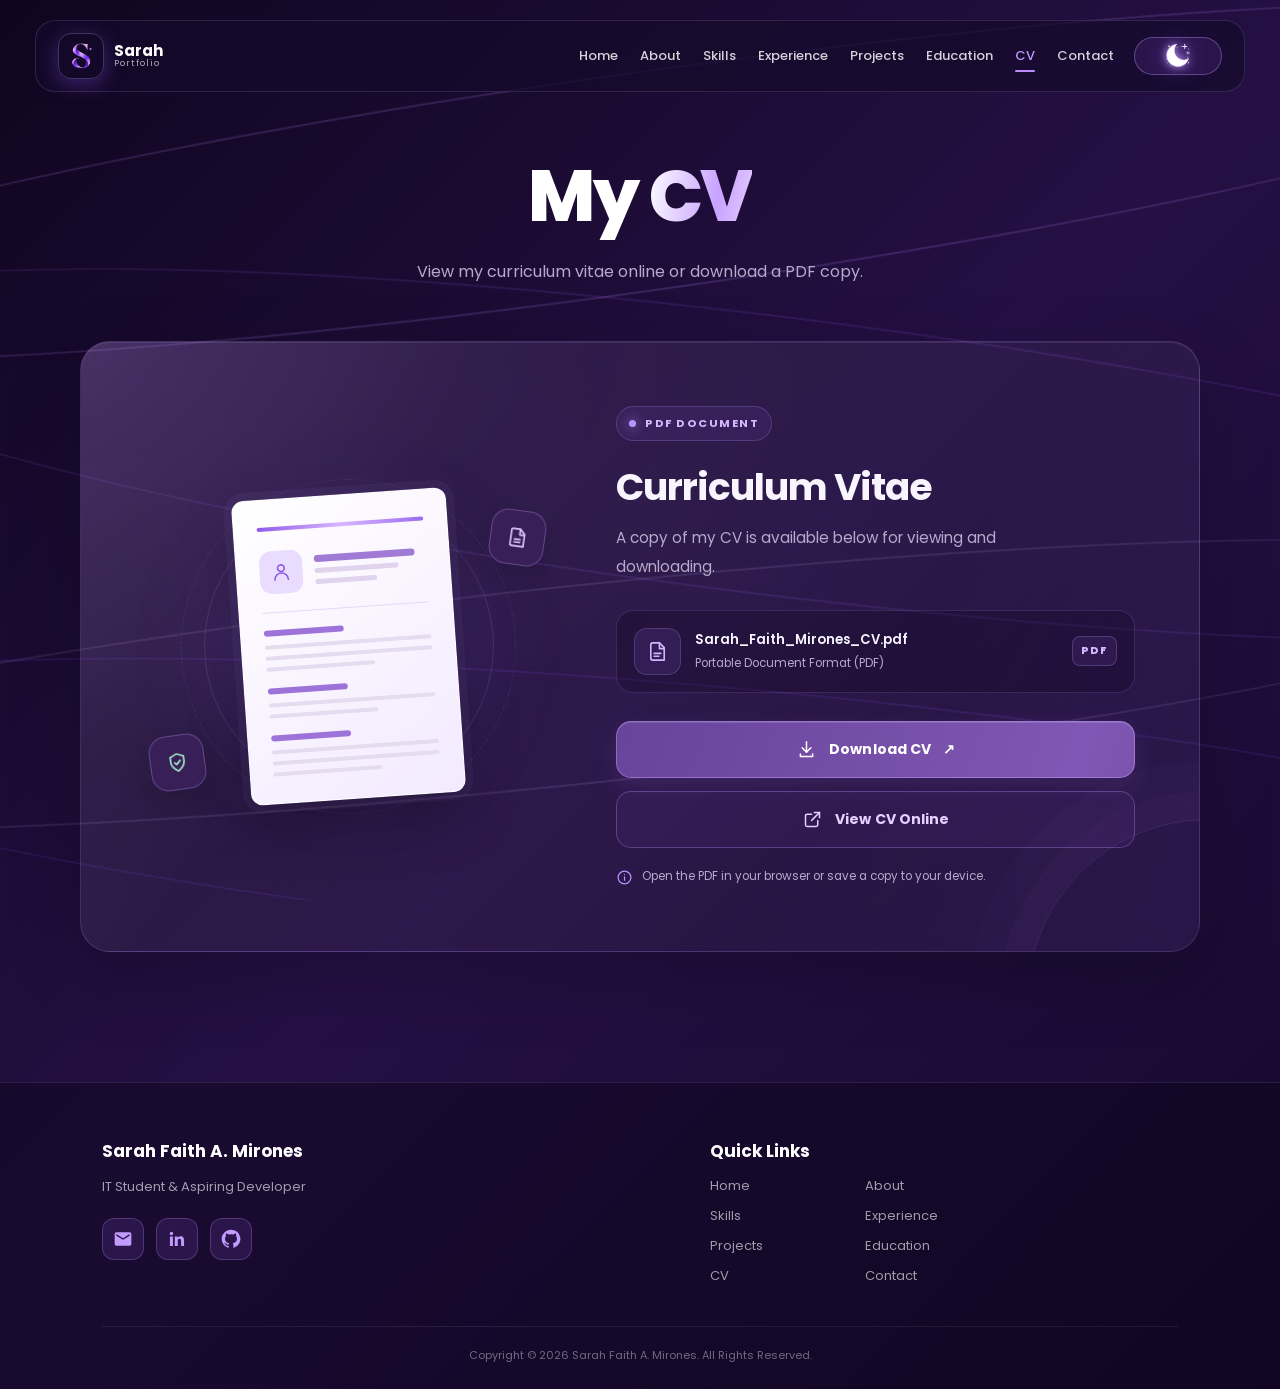
<file: cv.html>
<!DOCTYPE html>
<html lang="en">
<head>
    <meta charset="UTF-8">
    <meta name="viewport" content="width=device-width, initial-scale=1.0">
    <meta name="theme-color" content="#10051f">
    <meta name="description" content="View or download the CV of Sarah Faith A. Mirones, IT Student and Aspiring Developer.">

    <title>My CV | Sarah Faith A. Mirones</title>

    <link rel="preconnect" href="https://fonts.googleapis.com">
    <link rel="preconnect" href="https://fonts.gstatic.com" crossorigin>
    <link href="https://fonts.googleapis.com/css2?family=Poppins:wght@300;400;500;600;700;800&display=swap" rel="stylesheet">

    <link rel="stylesheet" href="style.css">
    <link rel="stylesheet" href="cv.css">

    <script>
        (function () {
            try {
                const savedTheme = localStorage.getItem("portfolio-theme");
                document.documentElement.classList.toggle(
                    "light-mode",
                    savedTheme === "light"
                );
            } catch (error) {}
        })();
    </script>
</head>

<body class="page-entering">

    <div class="background-effects" aria-hidden="true">
        <div class="wave wave-one"></div>
        <div class="wave wave-two"></div>
        <div class="wave wave-three"></div>
        <div class="wave wave-four"></div>
    </div>

    <!-- NAVBAR -->
    <nav id="navbar">
        <a href="index.html" class="logo">
            <img src="logo.png" alt="Sarah logo">
            <div>
                <strong>Sarah</strong>
                <small>Portfolio</small>
            </div>
        </a>

        <input type="checkbox" id="menu-toggle">

        <label for="menu-toggle" class="hamburger" aria-label="Toggle navigation menu">
            <span></span>
            <span></span>
            <span></span>
        </label>

        <div class="nav-right">
            <div class="links">
                <a href="index.html">Home</a>
                <a href="about.html">About</a>
                <a href="skills.html">Skills</a>
                <a href="experience.html">Experience</a>
                <a href="projects.html">Projects</a>
                <a href="education.html">Education</a>
                <a href="cv.html" class="active" aria-current="page">CV</a>
                <a href="contact.html">Contact</a>
            </div>

           
<button type="button" class="theme-toggle" id="theme-toggle" aria-label="Switch theme">
    <span class="theme-icon" id="theme-icon">☀</span>
</button>

        </div>
    </nav>

    <!-- CV PAGE -->
    <main class="cv-page">

        <header class="cv-heading">
            <h1>My <span>CV</span></h1>

            <p>
                View my curriculum vitae online or download a PDF copy.
            </p>
        </header>

        <section class="cv-panel" aria-labelledby="cv-panel-title">

            <div class="cv-document-art" aria-hidden="true">
                <div class="cv-paper">
                    <div class="paper-top-line"></div>

                    <div class="paper-profile">
                        <div class="paper-avatar">
                            <svg viewBox="0 0 24 24">
                                <circle cx="12" cy="8" r="3.5"></circle>
                                <path d="M5 20a7 7 0 0 1 14 0"></path>
                            </svg>
                        </div>

                        <div class="paper-heading-lines">
                            <span></span>
                            <span></span>
                            <span></span>
                        </div>
                    </div>

                    <div class="paper-section">
                        <span class="paper-section-title"></span>
                        <span></span>
                        <span></span>
                        <span class="short-line"></span>
                    </div>

                    <div class="paper-section">
                        <span class="paper-section-title"></span>
                        <span></span>
                        <span class="short-line"></span>
                    </div>

                    <div class="paper-section">
                        <span class="paper-section-title"></span>
                        <span></span>
                        <span></span>
                        <span class="short-line"></span>
                    </div>
                </div>

                <div class="cv-orbit orbit-one"></div>
                <div class="cv-orbit orbit-two"></div>

                <div class="cv-floating-icon floating-icon-one">
                    <svg viewBox="0 0 24 24">
                        <path d="M7 3h7l5 5v13H7a2 2 0 0 1-2-2V5a2 2 0 0 1 2-2Z"></path>
                        <path d="M14 3v6h5M9 14h6M9 17h6"></path>
                    </svg>
                </div>

                <div class="cv-floating-icon floating-icon-two">
                    <svg viewBox="0 0 24 24">
                        <path d="M12 3 19 6v5c0 4.5-3 7.5-7 10-4-2.5-7-5.5-7-10V6l7-3Z"></path>
                        <path d="m9 12 2 2 4-4"></path>
                    </svg>
                </div>
            </div>

            <div class="cv-content">
                <span class="cv-status">
                    <span class="status-dot"></span>
                    PDF DOCUMENT
                </span>

                <h2 id="cv-panel-title">Curriculum Vitae</h2>

                <p class="cv-description">
                    A copy of my CV is available below for viewing and downloading.
                </p>

                <div class="cv-file-info">
                    <div class="file-icon" aria-hidden="true">
                        <svg viewBox="0 0 24 24">
                            <path d="M7 3h7l5 5v13H7a2 2 0 0 1-2-2V5a2 2 0 0 1 2-2Z"></path>
                            <path d="M14 3v6h5M8.5 14h7M8.5 17h5"></path>
                        </svg>
                    </div>

                    <div class="file-details">
                        <strong>Sarah_Faith_Mirones_CV.pdf</strong>
                        <span>Portable Document Format (PDF)</span>
                    </div>

                    <span class="file-extension">PDF</span>
                </div>

                <div class="cv-actions">
                    <a
                        href="Sarah_Faith_Mirones_CV.pdf"
                        class="cv-button cv-button-primary"
                        download="Sarah_Faith_Mirones_CV.pdf"
                    >
                        <svg viewBox="0 0 24 24" aria-hidden="true">
                            <path d="M12 3v12"></path>
                            <path d="m7 10 5 5 5-5"></path>
                            <path d="M5 17v3h14v-3"></path>
                        </svg>

                        <span>Download CV</span>
                        <span class="button-arrow" aria-hidden="true">↗</span>
                    </a>

                    <a
                        href="Sarah_Faith_Mirones_CV.pdf"
                        class="cv-button cv-button-secondary"
                        target="_blank"
                        rel="noopener noreferrer"
                    >
                        <svg viewBox="0 0 24 24" aria-hidden="true">
                            <path d="M14 4h6v6"></path>
                            <path d="m20 4-9 9"></path>
                            <path d="M18 13v5a2 2 0 0 1-2 2H6a2 2 0 0 1-2-2V8a2 2 0 0 1 2-2h5"></path>
                        </svg>

                        <span>View CV Online</span>
                    </a>
                </div>

                <p class="cv-note">
                    <svg viewBox="0 0 24 24" aria-hidden="true">
                        <circle cx="12" cy="12" r="9"></circle>
                        <path d="M12 11v5M12 8h.01"></path>
                    </svg>

                    Open the PDF in your browser or save a copy to your device.
                </p>
            </div>
        </section>

    </main>

    <!-- FOOTER -->
    <footer>
        <div class="footer-content">

            <div class="footer-contact">
                <h3>Sarah Faith A. Mirones</h3>
                <p>IT Student &amp; Aspiring Developer</p>

                <div class="social-links">
                    <a href="mailto:faithmirones.08@gmail.com" aria-label="Email" title="Email">
                        <svg viewBox="0 0 24 24" aria-hidden="true">
                            <path d="M20 4H4c-1.1 0-2 .9-2 2v12c0 1.1.9 2 2 2h16c1.1 0 2-.9 2-2V6c0-1.1-.9-2-2-2zm0 4-8 5-8-5V6l8 5 8-5v2z"/>
                        </svg>
                    </a>

                    <a href="https://www.linkedin.com/in/sarahfaithmirones" target="_blank" rel="noopener noreferrer" aria-label="LinkedIn" title="LinkedIn">
                        <svg viewBox="0 0 24 24" aria-hidden="true">
                            <path d="M20.45 20.45h-3.56v-5.58c0-1.33-.03-3.04-1.85-3.04-1.85 0-2.14 1.45-2.14 2.94v5.68H9.34V9h3.42v1.56h.05c.48-.9 1.64-1.85 3.38-1.85 3.62 0 4.29 2.38 4.29 5.48v6.26zM5.32 7.43a2.07 2.07 0 1 1 0-4.14 2.07 2.07 0 0 1 0 4.14zM7.1 20.45H3.54V9H7.1v11.45z"/>
                        </svg>
                    </a>

                    <a href="https://github.com/faithmirones08" target="_blank" rel="noopener noreferrer" aria-label="GitHub" title="GitHub">
                        <svg viewBox="0 0 24 24" aria-hidden="true">
                            <path d="M12 .8a11.2 11.2 0 0 0-3.54 21.83c.56.1.76-.24.76-.54v-2.1c-3.1.67-3.76-1.32-3.76-1.32-.51-1.29-1.24-1.63-1.24-1.63-1.01-.69.08-.68.08-.68 1.12.08 1.71 1.15 1.71 1.15.99 1.7 2.59 1.21 3.22.93.1-.72.39-1.21.7-1.49-2.47-.28-5.07-1.24-5.07-5.52 0-1.22.44-2.22 1.15-3-.12-.28-.5-1.42.11-2.96 0 0 .94-.3 3.08 1.14a10.7 10.7 0 0 1 5.6 0c2.14-1.44 3.08-1.14 3.08-1.14.61 1.54.39 2.68.11 2.96.78.78 1.15 1.78 1.15 3 0 4.29-2.6 5.23-5.08 5.51.35.35.75 1.03.75 2.08v3.08c0 .3.2.65.77.54A11.2 11.2 0 0 0 12 .8z"/>
                        </svg>
                    </a>
                </div>
            </div>

            <div class="quick-links">
                <h3>Quick Links</h3>
                <div class="quick-grid">
                    <a href="index.html">Home</a>
                    <a href="about.html">About</a>
                    <a href="skills.html">Skills</a>
                    <a href="experience.html">Experience</a>
                    <a href="projects.html">Projects</a>
                    <a href="education.html">Education</a>
                    <a href="cv.html">CV</a>
                    <a href="contact.html">Contact</a>
                </div>
            </div>

        </div>

        <div class="footer-bottom">
            <p>Copyright © 2026 Sarah Faith A. Mirones. All Rights Reserved.</p>
        </div>
    </footer>

    <script>
        
const navbar = document.getElementById("navbar");
const menuToggle = document.getElementById("menu-toggle");
const themeToggle = document.getElementById("theme-toggle");
const themeIcon = document.getElementById("theme-icon");

function updateThemeButton() {
    const isLight = document.body.classList.contains("light-mode");

    themeIcon.innerHTML = isLight
        ? `<svg class="epic-sun" viewBox="0 0 40 40" fill="none" aria-hidden="true">
            <defs>
                <linearGradient id="sunCore" x1="8" y1="7" x2="32" y2="33">
                    <stop offset="0%" stop-color="#FFF6C9"/>
                    <stop offset="45%" stop-color="#FFC76E"/>
                    <stop offset="100%" stop-color="#FF8BCA"/>
                </linearGradient>
                <linearGradient id="sunRay" x1="7" y1="7" x2="33" y2="33">
                    <stop offset="0%" stop-color="#FFF1AD"/>
                    <stop offset="55%" stop-color="#FFC16F"/>
                    <stop offset="100%" stop-color="#C58BFF"/>
                </linearGradient>
            </defs>
            <circle cx="20" cy="20" r="18" fill="#FFC66E" opacity=".12"/>
            <g class="epic-sun-rays" stroke="url(#sunRay)" stroke-width="2.2" stroke-linecap="round">
                <path d="M20 2.8V7 M20 33V37.2 M2.8 20H7 M33 20H37.2 M7.8 7.8L11 11 M29 29L32.2 32.2 M32.2 7.8L29 11 M11 29L7.8 32.2"/>
            </g>
            <circle cx="20" cy="20" r="10.2" fill="url(#sunCore)"/>
            <circle cx="16.5" cy="16.3" r="3.1" fill="#fff" opacity=".7"/>
            <path d="M13.5 22.5C16 27 23 28 27 22" stroke="#FFF9E8" stroke-width="1.2" stroke-linecap="round"/>
            <path d="M30.5 5.5V10 M28 7.75H33" stroke="#FFE7A6" stroke-width="1.3" stroke-linecap="round"/>
            <circle cx="7" cy="16" r="1" fill="#FFF0C1"/>
        </svg>`
        : `<svg class="epic-moon" viewBox="0 0 40 40" fill="none" aria-hidden="true">
            <defs>
                <linearGradient id="moonCore" x1="7" y1="5" x2="31" y2="35">
                    <stop offset="0%" stop-color="#FFFFFF"/>
                    <stop offset="38%" stop-color="#E8D4FF"/>
                    <stop offset="72%" stop-color="#B78AFF"/>
                    <stop offset="100%" stop-color="#8250E8"/>
                </linearGradient>
                <linearGradient id="moonOrbit" x1="3" y1="5" x2="37" y2="35">
                    <stop offset="0%" stop-color="#F3DCFF"/>
                    <stop offset="50%" stop-color="#A777F5"/>
                    <stop offset="100%" stop-color="#D5A6FF"/>
                </linearGradient>
            </defs>
            <ellipse cx="20" cy="20" rx="17" ry="10.5" transform="rotate(-35 20 20)" stroke="url(#moonOrbit)" stroke-opacity=".75" stroke-width=".8" stroke-dasharray="2.2 3.2"/>
            <path d="M27.8 25.4C20.4 25.1 14.7 19 15.2 11.7C15.4 8.8 16.5 6.2 18.4 4.2C10.4 5 4.5 12.1 5.1 20.1C5.7 28.4 12.8 34.5 21.1 33.9C27.4 33.4 32.7 29 34.1 23C32.2 24.6 30 25.4 27.8 25.4Z" fill="url(#moonCore)" stroke="#E7D3FF" stroke-width=".8"/>
            <path d="M10.2 22.4C11.5 27.1 15.6 30.1 20.3 30.2" stroke="#FFFFFF" stroke-opacity=".7" stroke-width="1.2" stroke-linecap="round"/>
            <path d="M29 4.5V10 M26.25 7.25H31.75" stroke="#F2D9FF" stroke-width="1.4" stroke-linecap="round"/>
            <path d="M33 14V17.5 M31.25 15.75H34.75" stroke="#CBA7FF" stroke-width="1.1" stroke-linecap="round"/>
            <circle cx="8" cy="7" r="1.1" fill="#FFFFFF"/>
            <circle cx="34" cy="29" r=".9" fill="#E4C6FF"/>
        </svg>`;

    const label = isLight ? "Switch to dark mode" : "Switch to light mode";
    themeToggle.setAttribute("aria-label", label);
    themeToggle.title = label;
}

function setTheme(isLight) {
    document.documentElement.classList.toggle("light-mode", isLight);
    document.body.classList.toggle("light-mode", isLight);

    try {
        localStorage.setItem("portfolio-theme", isLight ? "light" : "dark");
    } catch (error) {}

    updateThemeButton();
}

let savedTheme = "dark";

try {
    savedTheme = localStorage.getItem("portfolio-theme") || "dark";
} catch (error) {}

setTheme(savedTheme === "light");

themeToggle.addEventListener("click", function () {
    const isLight = document.body.classList.contains("light-mode");
    setTheme(!isLight);
    menuToggle.checked = false;
});


        /* NAVBAR: HIDE WHEN SCROLLING, SHOW ONLY AT THE TOP */
        function handleNavbarScroll() {
            const currentScrollY = window.scrollY;

            navbar.classList.toggle("scrolled", currentScrollY > 40);

            if (currentScrollY <= 10) {
                navbar.classList.remove("hide-navbar");
            } else {
                navbar.classList.add("hide-navbar");
                menuToggle.checked = false;
            }
        }

        window.addEventListener("scroll", handleNavbarScroll, { passive: true });
        handleNavbarScroll();

        document.querySelectorAll(".links a, .logo, .quick-grid a").forEach(function (link) {
            link.addEventListener("click", function (event) {
                const destination = new URL(link.href, window.location.href);

                const isInternalPage =
                    destination.origin === window.location.origin &&
                    destination.pathname !== window.location.pathname;

                const hasModifierKey =
                    event.ctrlKey || event.metaKey || event.shiftKey || event.altKey;

                if (
                    isInternalPage &&
                    !hasModifierKey &&
                    link.target !== "_blank"
                ) {
                    event.preventDefault();

                    menuToggle.checked = false;
                    document.body.classList.add("page-leaving");

                    window.setTimeout(function () {
                        window.location.href = destination.href;
                    }, 220);
                }
            });
        });

        window.addEventListener("pageshow", function () {
            document.body.classList.remove("page-leaving");
            navbar.classList.remove("hide-navbar");
            handleNavbarScroll();
        });
    </script>

</body>
</html>
</file>
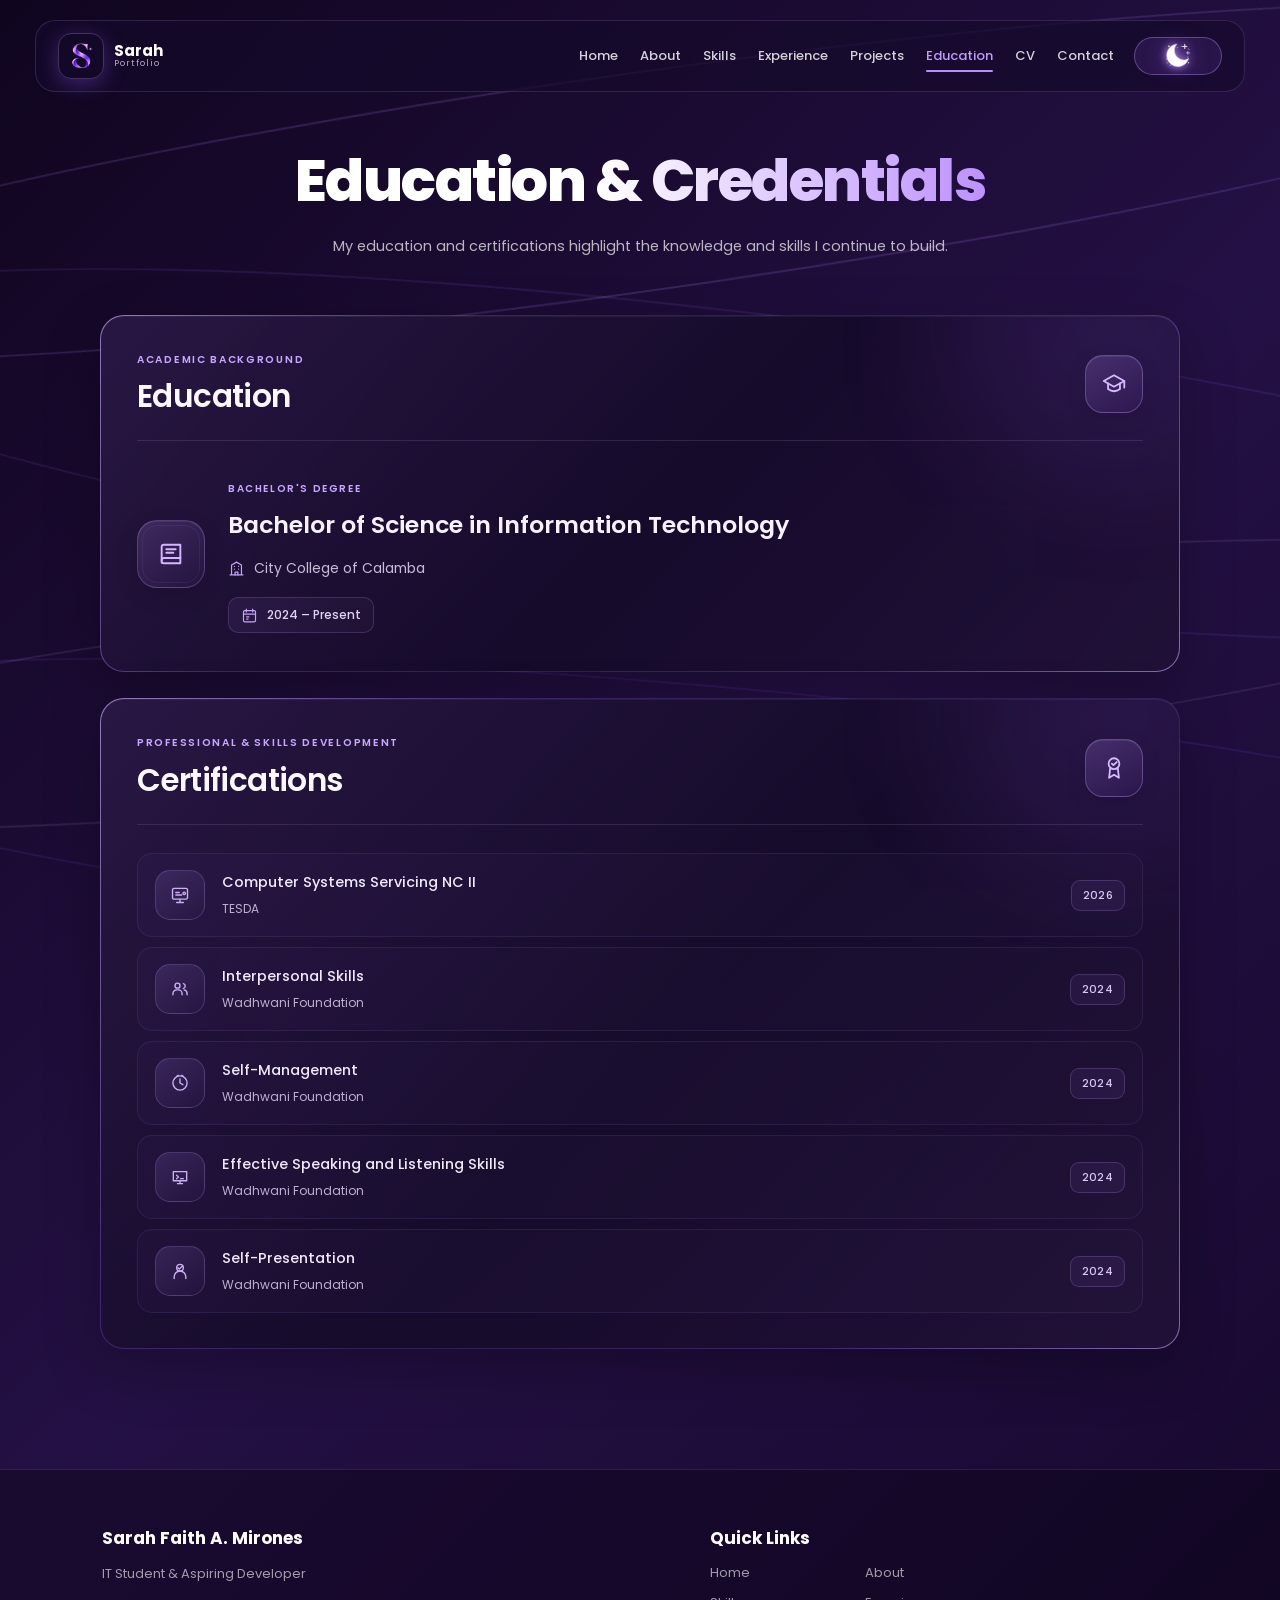
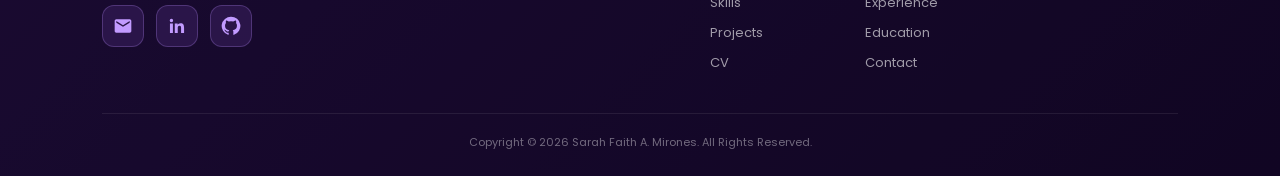
<file: education.html>
<!DOCTYPE html>
<html lang="en">
<head>
    <meta charset="UTF-8">
    <meta name="viewport" content="width=device-width, initial-scale=1.0">
    <meta name="theme-color" content="#10051f">
    <meta name="description" content="Explore the educational background and certifications of Sarah Faith A. Mirones, an IT student and aspiring developer.">

    <title>Education &amp; Credentials | Sarah Faith A. Mirones</title>

    <link rel="preconnect" href="https://fonts.googleapis.com">
    <link rel="preconnect" href="https://fonts.gstatic.com" crossorigin>
    <link href="https://fonts.googleapis.com/css2?family=Poppins:wght@300;400;500;600;700;800&display=swap" rel="stylesheet">

    <link rel="stylesheet" href="style.css">
    <link rel="stylesheet" href="education.css">

    <script>
        (function () {
            try {
                const savedTheme = localStorage.getItem("portfolio-theme");
                document.documentElement.classList.toggle(
                    "light-mode",
                    savedTheme === "light"
                );
            } catch (error) {}
        })();
    </script>
</head>

<body class="page-entering">

    <div class="background-effects" aria-hidden="true">
        <div class="wave wave-one"></div>
        <div class="wave wave-two"></div>
        <div class="wave wave-three"></div>
        <div class="wave wave-four"></div>
    </div>

    <nav id="navbar">
        <a href="index.html" class="logo">
            <img src="logo.png" alt="Sarah logo">
            <div>
                <strong>Sarah</strong>
                <small>Portfolio</small>
            </div>
        </a>

        <input type="checkbox" id="menu-toggle">

        <label for="menu-toggle" class="hamburger" aria-label="Toggle navigation menu">
            <span></span>
            <span></span>
            <span></span>
        </label>

        <div class="nav-right">
            <div class="links">
                <a href="index.html">Home</a>
                <a href="about.html">About</a>
                <a href="skills.html">Skills</a>
                <a href="experience.html">Experience</a>
                <a href="projects.html">Projects</a>
                <a href="education.html" class="active" aria-current="page">Education</a>
                <a href="cv.html">CV</a>
                <a href="contact.html">Contact</a>
            </div>

        
<button type="button" class="theme-toggle" id="theme-toggle" aria-label="Switch theme">
    <span class="theme-icon" id="theme-icon">☀</span>
</button>

        </div>
    </nav>

    <main class="education-page">

        <header class="education-heading">
            <h1>Education <span>&amp; Credentials</span></h1>
            <p>
                My education and certifications highlight the knowledge and skills I continue to build.
            </p>
        </header>

        <section class="education-panel" aria-labelledby="education-title">

            <div class="panel-heading">
                <div class="panel-heading-copy">
                    <span class="panel-kicker">ACADEMIC BACKGROUND</span>
                    <h2 id="education-title">Education</h2>
                </div>

                <div class="panel-heading-icon" aria-hidden="true">
                    <svg viewBox="0 0 24 24">
                        <path d="M2.5 9.2 12 4l9.5 5.2L12 14.5 2.5 9.2Z"/>
                        <path d="M6.5 11.5v5.1c3.4 2.6 7.6 2.6 11 0v-5.1"/>
                        <path d="M21.5 9.3v6"/>
                    </svg>
                </div>
            </div>

            <article class="education-content">

                <div class="education-icon" aria-hidden="true">
                    <svg viewBox="0 0 24 24">
                        <path d="M4 19.5V5.8A1.8 1.8 0 0 1 5.8 4H20v16H5.8A1.8 1.8 0 0 1 4 18.2"/>
                        <path d="M4 17.5c0-1.1.9-2 2-2h14"/>
                        <path d="M8 8h8M8 11h6"/>
                    </svg>
                </div>

                <div class="degree-details">
                    <span class="degree-label">BACHELOR'S DEGREE</span>

                    <h3>Bachelor of Science in Information Technology</h3>

                    <p class="school-name">
                        <span class="detail-icon" aria-hidden="true">
                            <svg viewBox="0 0 24 24">
                                <path d="M3 21h18M5 21V7l7-4 7 4v14"/>
                                <path d="M9 9h.01M15 9h.01M9 13h.01M15 13h.01M10 21v-4h4v4"/>
                            </svg>
                        </span>
                        <span>City College of Calamba</span>
                    </p>

                    <div class="education-meta">
                        <span class="detail-icon" aria-hidden="true">
                            <svg viewBox="0 0 24 24">
                                <rect x="3.5" y="5" width="17" height="16" rx="2"/>
                                <path d="M7.5 3v4M16.5 3v4M3.5 10h17M8 14h3M8 17h2"/>
                            </svg>
                        </span>
                        <span>2024 – Present</span>
                    </div>
                </div>

            </article>
        </section>

        <section class="credentials-panel" aria-labelledby="credentials-title">

            <div class="panel-heading">
                <div class="panel-heading-copy">
                    <span class="panel-kicker">PROFESSIONAL &amp; SKILLS DEVELOPMENT</span>
                    <h2 id="credentials-title">Certifications</h2>
                </div>

                <div class="panel-heading-icon certificate-heading-icon" aria-hidden="true">
                    <svg viewBox="0 0 24 24">
                        <circle cx="12" cy="8" r="5"/>
                        <path d="m8.5 12-1 9 4.5-2.7 4.5 2.7-1-9"/>
                        <path d="m10 8 1.4 1.4L14.5 6.5"/>
                    </svg>
                </div>
            </div>

            <div class="certificates-list">

                <article class="certificate-row">
                    <div class="certificate-icon" aria-hidden="true">
                        <svg viewBox="0 0 24 24">
                            <rect x="3" y="4" width="18" height="13" rx="2"/>
                            <path d="M8 21h8M12 17v4M7 9h4M7 12h7"/>
                            <circle cx="17" cy="10" r="1.5"/>
                        </svg>
                    </div>
                    <div class="certificate-details">
                        <h3>Computer Systems Servicing NC II</h3>
                        <p class="certificate-issuer">TESDA</p>
                    </div>
                    <span class="certificate-year">2026</span>
                </article>

                <article class="certificate-row">
                    <div class="certificate-icon" aria-hidden="true">
                        <svg viewBox="0 0 24 24">
                            <circle cx="9" cy="8" r="3"/>
                            <path d="M3.5 19v-1.5A4.5 4.5 0 0 1 8 13h2a4.5 4.5 0 0 1 4.5 4.5V19"/>
                            <path d="M16 5.5a3 3 0 0 1 0 5.8M17 13a4.5 4.5 0 0 1 3.5 4.4V19"/>
                        </svg>
                    </div>
                    <div class="certificate-details">
                        <h3>Interpersonal Skills</h3>
                        <p class="certificate-issuer">Wadhwani Foundation</p>
                    </div>
                    <span class="certificate-year">2024</span>
                </article>

                <article class="certificate-row">
                    <div class="certificate-icon" aria-hidden="true">
                        <svg viewBox="0 0 24 24">
                            <circle cx="12" cy="12" r="8.5"/>
                            <path d="M12 7v5l3.5 2"/>
                            <path d="m8.5 3.8 1.3-1M15.5 3.8l-1.3-1"/>
                        </svg>
                    </div>
                    <div class="certificate-details">
                        <h3>Self-Management</h3>
                        <p class="certificate-issuer">Wadhwani Foundation</p>
                    </div>
                    <span class="certificate-year">2024</span>
                </article>

                <article class="certificate-row">
                    <div class="certificate-icon" aria-hidden="true">
                        <svg viewBox="0 0 24 24">
                            <path d="M4 5.5h16v11H4z"/>
                            <path d="m8 10 2 2-2 2M12.5 14H16"/>
                            <path d="M9 20h6M12 16.5V20"/>
                        </svg>
                    </div>
                    <div class="certificate-details">
                        <h3>Effective Speaking and Listening Skills</h3>
                        <p class="certificate-issuer">Wadhwani Foundation</p>
                    </div>
                    <span class="certificate-year">2024</span>
                </article>

                <article class="certificate-row">
                    <div class="certificate-icon" aria-hidden="true">
                        <svg viewBox="0 0 24 24">
                            <circle cx="12" cy="8" r="4"/>
                            <path d="M5 21v-2a7 7 0 0 1 14 0v2"/>
                            <path d="m9.5 8 1.7 1.7L15 6"/>
                        </svg>
                    </div>
                    <div class="certificate-details">
                        <h3>Self-Presentation</h3>
                        <p class="certificate-issuer">Wadhwani Foundation</p>
                    </div>
                    <span class="certificate-year">2024</span>
                </article>

            </div>
        </section>

    </main>

    <footer>
        <div class="footer-content">

            <div class="footer-contact">
                <h3>Sarah Faith A. Mirones</h3>
                <p>IT Student &amp; Aspiring Developer</p>

                <div class="social-links">
                    <a href="mailto:faithmirones.08@gmail.com" aria-label="Email" title="Email">
                        <svg viewBox="0 0 24 24" aria-hidden="true">
                            <path d="M20 4H4c-1.1 0-2 .9-2 2v12c0 1.1.9 2 2 2h16c1.1 0 2-.9 2-2V6c0-1.1-.9-2-2-2zm0 4-8 5-8-5V6l8 5 8-5v2z"/>
                        </svg>
                    </a>

                    <a href="https://www.linkedin.com/in/sarahfaithmirones" target="_blank" rel="noopener noreferrer" aria-label="LinkedIn" title="LinkedIn">
                        <svg viewBox="0 0 24 24" aria-hidden="true">
                            <path d="M20.45 20.45h-3.56v-5.58c0-1.33-.03-3.04-1.85-3.04-1.85 0-2.14 1.45-2.14 2.94v5.68H9.34V9h3.42v1.56h.05c.48-.9 1.64-1.85 3.38-1.85 3.62 0 4.29 2.38 4.29 5.48v6.26zM5.32 7.43a2.07 2.07 0 1 1 0-4.14 2.07 2.07 0 0 1 0 4.14zM7.1 20.45H3.54V9H7.1v11.45z"/>
                        </svg>
                    </a>

                    <a href="https://github.com/faithmirones08" target="_blank" rel="noopener noreferrer" aria-label="GitHub" title="GitHub">
                        <svg viewBox="0 0 24 24" aria-hidden="true">
                            <path d="M12 .8a11.2 11.2 0 0 0-3.54 21.83c.56.1.76-.24.76-.54v-2.1c-3.1.67-3.76-1.32-3.76-1.32-.51-1.29-1.24-1.63-1.24-1.63-1.01-.69.08-.68.08-.68 1.12.08 1.71 1.15 1.71 1.15.99 1.7 2.59 1.21 3.22.93.1-.72.39-1.21.7-1.49-2.47-.28-5.07-1.24-5.07-5.52 0-1.22.44-2.22 1.15-3-.12-.28-.5-1.42.11-2.96 0 0 .94-.3 3.08 1.14a10.7 10.7 0 0 1 5.6 0c2.14-1.44 3.08-1.14 3.08-1.14.61 1.54.39 2.68.11 2.96.78.78 1.15 1.78 1.15 3 0 4.29-2.6 5.23-5.08 5.51.35.35.75 1.03.75 2.08v3.08c0 .3.2.65.77.54A11.2 11.2 0 0 0 12 .8z"/>
                        </svg>
                    </a>
                </div>
            </div>

            <div class="quick-links">
                <h3>Quick Links</h3>
                <div class="quick-grid">
                    <a href="index.html">Home</a>
                    <a href="about.html">About</a>
                    <a href="skills.html">Skills</a>
                    <a href="experience.html">Experience</a>
                    <a href="projects.html">Projects</a>
                    <a href="education.html">Education</a>
                    <a href="cv.html">CV</a>
                    <a href="contact.html">Contact</a>
                </div>
            </div>

        </div>

        <div class="footer-bottom">
            <p>Copyright © 2026 Sarah Faith A. Mirones. All Rights Reserved.</p>
        </div>
    </footer>

    
<script>
    const themeToggle = document.getElementById("theme-toggle");
    const themeIcon = document.getElementById("theme-icon");
    const themeText = document.getElementById("theme-text");
    const menuToggle = document.getElementById("menu-toggle");
    const navbar = document.getElementById("navbar");

    function updateThemeButton() {
        const isLight = document.body.classList.contains("light-mode");

        themeIcon.innerHTML = isLight
            ? `<svg class="epic-sun" viewBox="0 0 40 40" fill="none" aria-hidden="true">
                <defs>
                    <linearGradient id="sunCore" x1="8" y1="7" x2="32" y2="33">
                        <stop offset="0%" stop-color="#FFF6C9"/>
                        <stop offset="45%" stop-color="#FFC76E"/>
                        <stop offset="100%" stop-color="#FF8BCA"/>
                    </linearGradient>
                    <linearGradient id="sunRay" x1="7" y1="7" x2="33" y2="33">
                        <stop offset="0%" stop-color="#FFF1AD"/>
                        <stop offset="55%" stop-color="#FFC16F"/>
                        <stop offset="100%" stop-color="#C58BFF"/>
                    </linearGradient>
                </defs>
                <circle cx="20" cy="20" r="18" fill="#FFC66E" opacity=".12"/>
                <g class="epic-sun-rays" stroke="url(#sunRay)" stroke-width="2.2" stroke-linecap="round">
                    <path d="M20 2.8V7 M20 33V37.2 M2.8 20H7 M33 20H37.2 M7.8 7.8L11 11 M29 29L32.2 32.2 M32.2 7.8L29 11 M11 29L7.8 32.2"/>
                </g>
                <circle cx="20" cy="20" r="10.2" fill="url(#sunCore)"/>
                <circle cx="16.5" cy="16.3" r="3.1" fill="#fff" opacity=".7"/>
                <path d="M13.5 22.5C16 27 23 28 27 22" stroke="#FFF9E8" stroke-width="1.2" stroke-linecap="round"/>
                <path d="M30.5 5.5V10 M28 7.75H33" stroke="#FFE7A6" stroke-width="1.3" stroke-linecap="round"/>
                <circle cx="7" cy="16" r="1" fill="#FFF0C1"/>
            </svg>`
            : `<svg class="epic-moon" viewBox="0 0 40 40" fill="none" aria-hidden="true">
                <defs>
                    <linearGradient id="moonCore" x1="7" y1="5" x2="31" y2="35">
                        <stop offset="0%" stop-color="#FFFFFF"/>
                        <stop offset="38%" stop-color="#E8D4FF"/>
                        <stop offset="72%" stop-color="#B78AFF"/>
                        <stop offset="100%" stop-color="#8250E8"/>
                    </linearGradient>
                    <linearGradient id="moonOrbit" x1="3" y1="5" x2="37" y2="35">
                        <stop offset="0%" stop-color="#F3DCFF"/>
                        <stop offset="50%" stop-color="#A777F5"/>
                        <stop offset="100%" stop-color="#D5A6FF"/>
                    </linearGradient>
                </defs>
                <ellipse cx="20" cy="20" rx="17" ry="10.5" transform="rotate(-35 20 20)" stroke="url(#moonOrbit)" stroke-opacity=".75" stroke-width=".8" stroke-dasharray="2.2 3.2"/>
                <path d="M27.8 25.4C20.4 25.1 14.7 19 15.2 11.7C15.4 8.8 16.5 6.2 18.4 4.2C10.4 5 4.5 12.1 5.1 20.1C5.7 28.4 12.8 34.5 21.1 33.9C27.4 33.4 32.7 29 34.1 23C32.2 24.6 30 25.4 27.8 25.4Z" fill="url(#moonCore)" stroke="#E7D3FF" stroke-width=".8"/>
                <path d="M10.2 22.4C11.5 27.1 15.6 30.1 20.3 30.2" stroke="#FFFFFF" stroke-opacity=".7" stroke-width="1.2" stroke-linecap="round"/>
                <path d="M29 4.5V10 M26.25 7.25H31.75" stroke="#F2D9FF" stroke-width="1.4" stroke-linecap="round"/>
                <path d="M33 14V17.5 M31.25 15.75H34.75" stroke="#CBA7FF" stroke-width="1.1" stroke-linecap="round"/>
                <circle cx="8" cy="7" r="1.1" fill="#FFFFFF"/>
                <circle cx="34" cy="29" r=".9" fill="#E4C6FF"/>
            </svg>`;

        const label = isLight ? "Switch to dark mode" : "Switch to light mode";

        themeToggle.setAttribute("aria-label", label);
        themeToggle.title = label;

        if (themeText) {
            themeText.textContent = isLight ? "Dark" : "Light";
        }
    }

    // Restore the saved theme.
    if (localStorage.getItem("portfolio-theme") === "light") {
        document.body.classList.add("light-mode");
    }

    // Display the correct icon on page load.
    updateThemeButton();

    // Switch themes when the button is clicked.
    themeToggle.addEventListener("click", function () {
        document.body.classList.toggle("light-mode");

        const isLight = document.body.classList.contains("light-mode");
        localStorage.setItem("portfolio-theme", isLight ? "light" : "dark");

        updateThemeButton();
        menuToggle.checked = false;
    });

    // Hide navbar while scrolling down; show it while scrolling up.
    let lastScrollY = window.scrollY;

    window.addEventListener("scroll", function () {
        const currentScrollY = window.scrollY;

        navbar.classList.toggle("scrolled", currentScrollY > 40);

        if (currentScrollY <= 10) {
            navbar.classList.remove("hide-navbar");
        } else if (currentScrollY > lastScrollY) {
            navbar.classList.add("hide-navbar");
            menuToggle.checked = false;
        } else {
            navbar.classList.remove("hide-navbar");
        }

        lastScrollY = currentScrollY;
    }, { passive: true });

    // Close the mobile menu after selecting a link.
    document.querySelectorAll(".links a").forEach(function (link) {
        link.addEventListener("click", function () {
            menuToggle.checked = false;
        });
    });

    // Close the mobile menu when clicking outside the navbar.
    document.addEventListener("click", function (event) {
        if (!navbar.contains(event.target)) {
            menuToggle.checked = false;
        }
    });
</script>


</body>
</html>
</file>
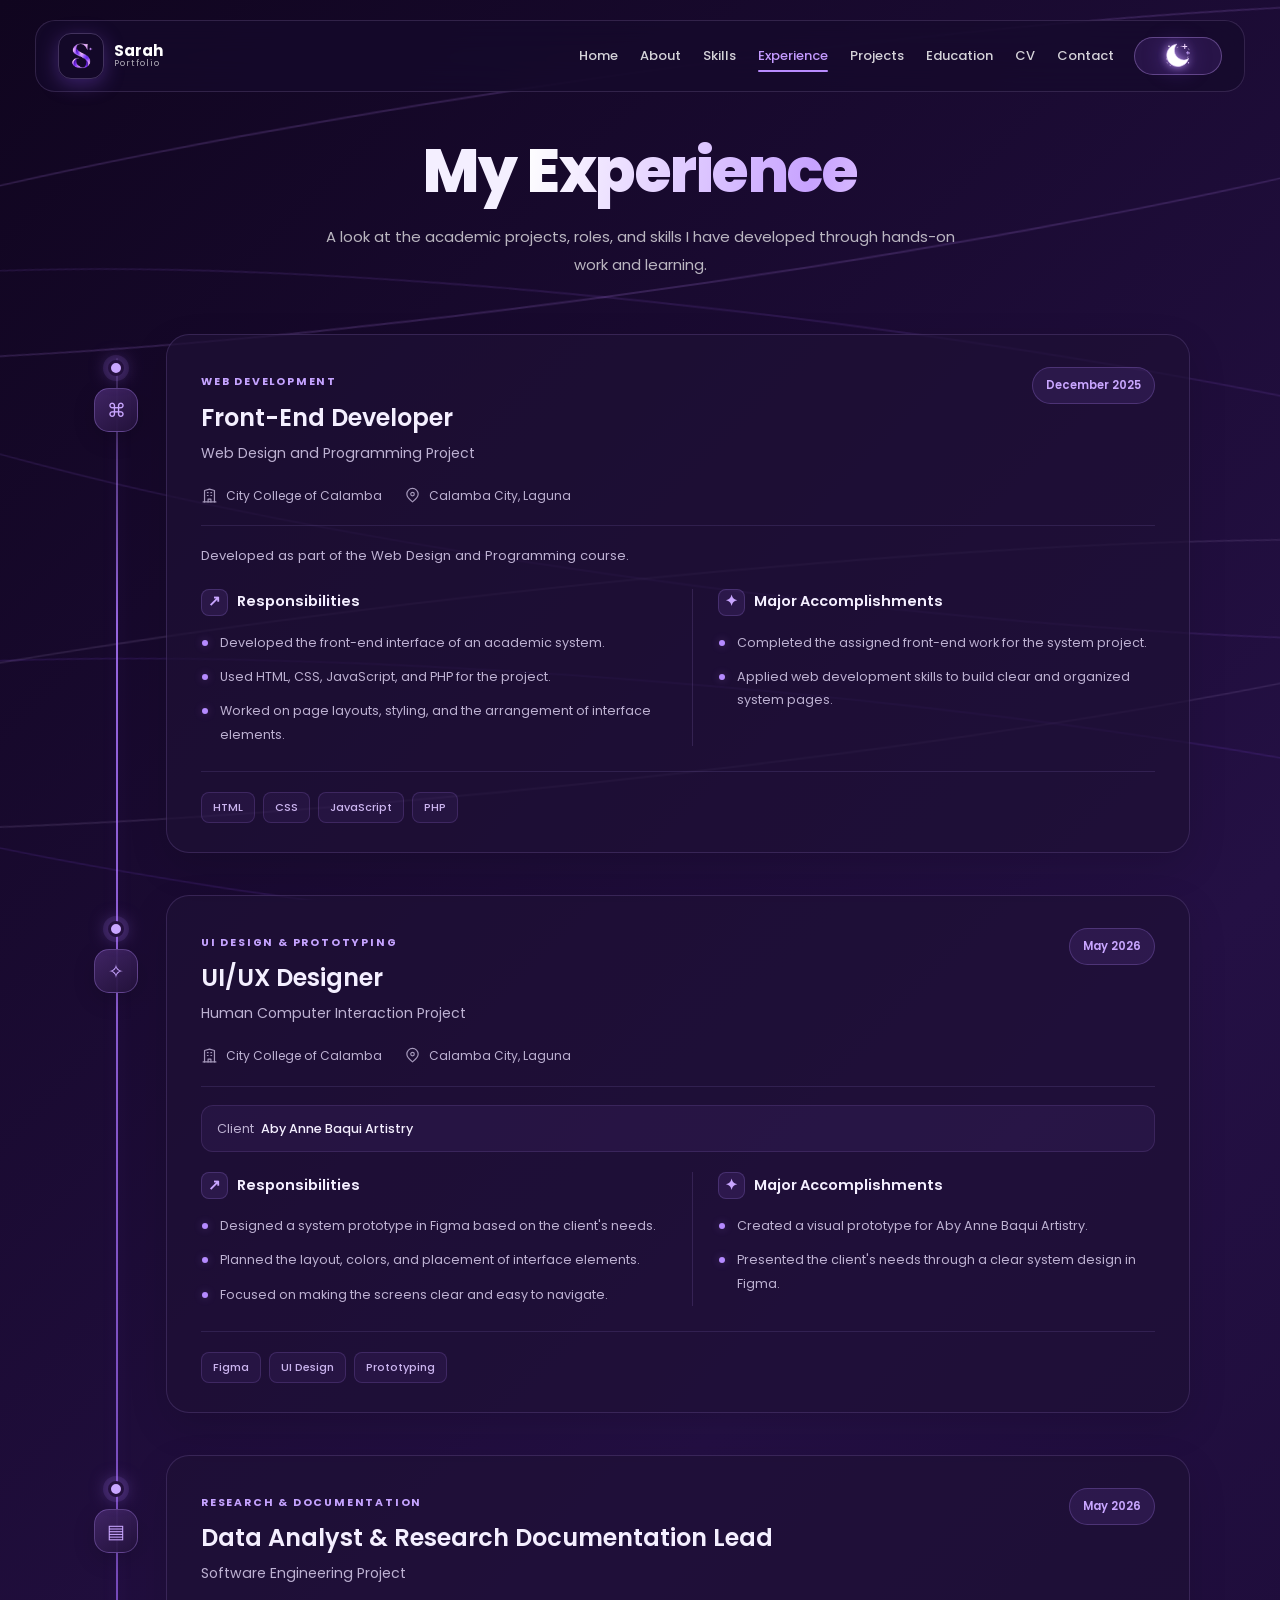
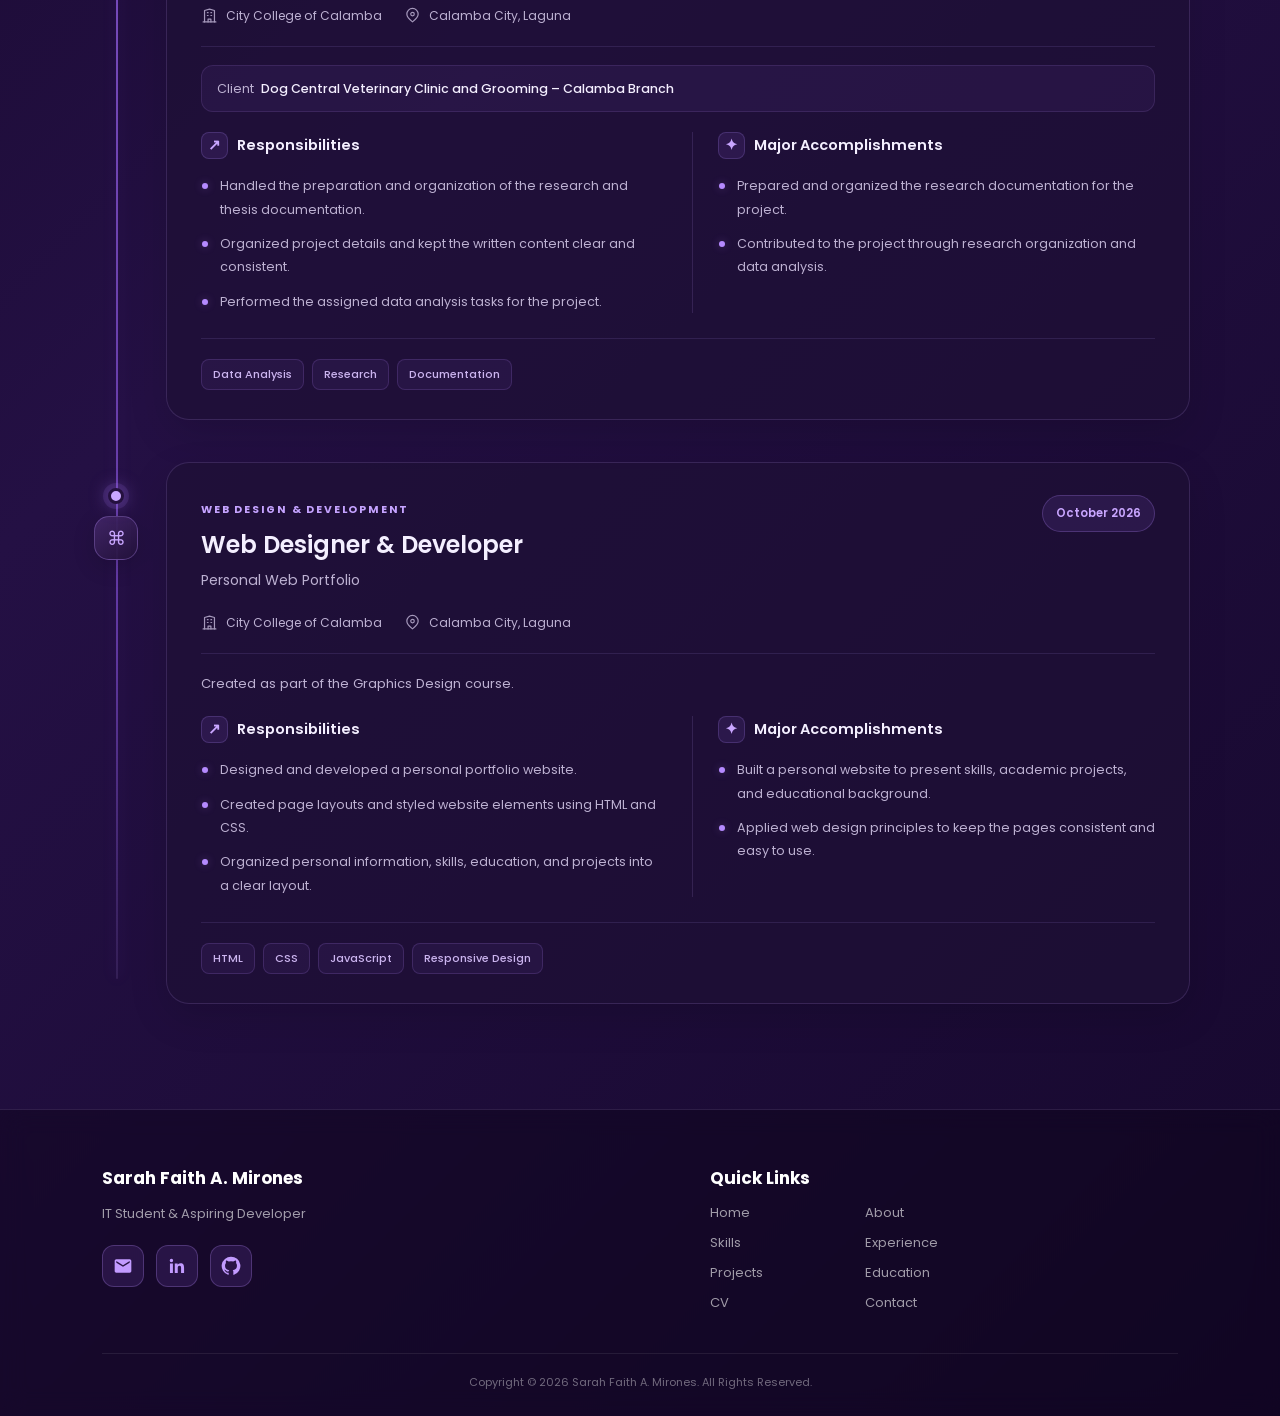
<file: experience.html>
<!DOCTYPE html>
<html lang="en">
<head>
    <meta charset="UTF-8">
    <meta name="viewport" content="width=device-width, initial-scale=1.0">
    <title>My Experience | Sarah Faith A. Mirones</title>

    <link rel="preconnect" href="https://fonts.googleapis.com">
    <link rel="preconnect" href="https://fonts.gstatic.com" crossorigin>
    <link href="https://fonts.googleapis.com/css2?family=Poppins:wght@300;400;500;600;700;800&display=swap" rel="stylesheet">

    <link rel="stylesheet" href="style.css?v=navbar-fix">
    <link rel="stylesheet" href="experience.css">

    <script>
        (function () {
            try {
                if (localStorage.getItem("portfolio-theme") === "light") {
                    document.documentElement.classList.add("light-mode");
                }
            } catch (error) {}
        })();
    </script>

    <style>
        body > nav#navbar {
            transition:
                transform 0.35s ease,
                background 0.4s ease,
                border-color 0.4s ease,
                box-shadow 0.4s ease;
            will-change: transform;
        }

        body > nav#navbar.hide-navbar {
            transform: translate(-50%, calc(-100% - 40px));
            pointer-events: none;
        }

        body > nav#navbar:not(.hide-navbar) {
            transform: translateX(-50%);
        }

        .experience-heading h1 span {
            background: linear-gradient(
                100deg,
                #ffffff 0%,
                #c7a2ff 35%,
                #f0dcff 50%,
                #a777f5 70%,
                #ffffff 100%
            );
            background-size: 250% auto;
            -webkit-background-clip: text;
            background-clip: text;
            -webkit-text-fill-color: transparent;
            color: transparent;
            animation: skillsTextShine 7s linear infinite;
        }

        /* Consistent icons for school and location details */
        .experience-meta {
            display: flex;
            flex-wrap: wrap;
            align-items: center;
            gap: 10px 22px;
        }

        .experience-meta span {
            display: inline-flex;
            align-items: center;
            gap: 8px;
        }

        .experience-meta .meta-icon {
            width: 17px;
            height: 17px;
            flex: 0 0 17px;
            fill: none;
            stroke: currentColor;
            stroke-width: 1.7;
            stroke-linecap: round;
            stroke-linejoin: round;
            opacity: 0.85;
        }

        @media (prefers-reduced-motion: reduce) {
            body > nav#navbar {
                transition: none;
            }

            .experience-heading h1 span {
                animation: none;
            }
        }
    </style>
</head>

<body class="page-entering">
    <div class="background-effects" aria-hidden="true">
        <div class="wave wave-one"></div>
        <div class="wave wave-two"></div>
        <div class="wave wave-three"></div>
        <div class="wave wave-four"></div>
    </div>

    <nav id="navbar">
        <a href="index.html" class="logo">
            <img src="logo.png" alt="Sarah logo">
            <div>
                <strong>Sarah</strong>
                <small>Portfolio</small>
            </div>
        </a>

        <input type="checkbox" id="menu-toggle">

        <label for="menu-toggle" class="hamburger" aria-label="Open navigation menu">
            <span></span>
            <span></span>
            <span></span>
        </label>

        <div class="nav-right">
            <div class="links">
                <a href="index.html">Home</a>
                <a href="about.html">About</a>
                <a href="skills.html">Skills</a>
                <a href="experience.html" class="active" aria-current="page">Experience</a>
                <a href="projects.html">Projects</a>
                <a href="education.html">Education</a>
                <a href="cv.html">CV</a>
                <a href="contact.html">Contact</a>
            </div>

            
<button type="button" class="theme-toggle" id="theme-toggle" aria-label="Switch theme">
    <span class="theme-icon" id="theme-icon">☀</span>
</button>

        </div>
    </nav>

    <main class="experience-page">
        <header class="experience-heading">
            <h1>My <span>Experience</span></h1>
            <p>
                A look at the academic projects, roles, and skills
                I have developed through hands-on work and learning.
            </p>
        </header>

        <section class="experience-timeline" aria-label="Academic and project experience">

            <!-- EXPERIENCE 1 -->
            <article class="timeline-entry">
                <div class="timeline-marker">
                    <span class="timeline-dot"></span>
                    <span class="timeline-icon" aria-hidden="true">⌘</span>
                </div>

                <div class="timeline-card">
                    <div class="card-top-line"></div>

                    <div class="timeline-card-header">
                        <div class="role-heading">
                            <span class="experience-category">WEB DEVELOPMENT</span>
                            <h2>Front-End Developer</h2>
                            <p class="organization">Web Design and Programming Project</p>
                        </div>
                        <span class="date-badge">December 2025</span>
                    </div>

                    <div class="experience-meta">
                        <span>
                            <svg class="meta-icon" viewBox="0 0 24 24" aria-hidden="true">
                                <path d="M3 21h18"></path>
                                <path d="M5 21V5l7-2 7 2v16"></path>
                                <path d="M9 8h1"></path>
                                <path d="M14 8h1"></path>
                                <path d="M9 12h1"></path>
                                <path d="M14 12h1"></path>
                                <path d="M10 21v-4h4v4"></path>
                            </svg>
                            City College of Calamba
                        </span>

                        <span>
                            <svg class="meta-icon" viewBox="0 0 24 24" aria-hidden="true">
                                <path d="M20 10c0 5-8 11-8 11S4 15 4 10a8 8 0 1 1 16 0Z"></path>
                                <circle cx="12" cy="10" r="2.5"></circle>
                            </svg>
                            Calamba City, Laguna
                        </span>
                    </div>

                    <p class="project-context">
                        Developed as part of the Web Design and Programming course.
                    </p>

                    <div class="experience-details">
                        <div class="detail-column">
                            <h3><span class="detail-heading-icon">↗</span> Responsibilities</h3>
                            <ul>
                                <li>Developed the front-end interface of an academic system.</li>
                                <li>Used HTML, CSS, JavaScript, and PHP for the project.</li>
                                <li>Worked on page layouts, styling, and the arrangement of interface elements.</li>
                            </ul>
                        </div>

                        <div class="detail-column accomplishment-column">
                            <h3><span class="detail-heading-icon">✦</span> Major Accomplishments</h3>
                            <ul>
                                <li>Completed the assigned front-end work for the system project.</li>
                                <li>Applied web development skills to build clear and organized system pages.</li>
                            </ul>
                        </div>
                    </div>

                    <div class="technology-tags">
                        <span>HTML</span>
                        <span>CSS</span>
                        <span>JavaScript</span>
                        <span>PHP</span>
                    </div>
                </div>
            </article>

            <!-- EXPERIENCE 2 -->
            <article class="timeline-entry">
                <div class="timeline-marker">
                    <span class="timeline-dot"></span>
                    <span class="timeline-icon" aria-hidden="true">✧</span>
                </div>

                <div class="timeline-card">
                    <div class="card-top-line"></div>

                    <div class="timeline-card-header">
                        <div class="role-heading">
                            <span class="experience-category">UI DESIGN &amp; PROTOTYPING</span>
                            <h2>UI/UX Designer</h2>
                            <p class="organization">Human Computer Interaction Project</p>
                        </div>
                        <span class="date-badge">May 2026</span>
                    </div>

                    <div class="experience-meta">
                        <span>
                            <svg class="meta-icon" viewBox="0 0 24 24" aria-hidden="true">
                                <path d="M3 21h18"></path>
                                <path d="M5 21V5l7-2 7 2v16"></path>
                                <path d="M9 8h1"></path>
                                <path d="M14 8h1"></path>
                                <path d="M9 12h1"></path>
                                <path d="M14 12h1"></path>
                                <path d="M10 21v-4h4v4"></path>
                            </svg>
                            City College of Calamba
                        </span>

                        <span>
                            <svg class="meta-icon" viewBox="0 0 24 24" aria-hidden="true">
                                <path d="M20 10c0 5-8 11-8 11S4 15 4 10a8 8 0 1 1 16 0Z"></path>
                                <circle cx="12" cy="10" r="2.5"></circle>
                            </svg>
                            Calamba City, Laguna
                        </span>
                    </div>

                    <div class="client-label">
                        <span>Client</span>
                        <strong>Aby Anne Baqui Artistry</strong>
                    </div>

                    <div class="experience-details">
                        <div class="detail-column">
                            <h3><span class="detail-heading-icon">↗</span> Responsibilities</h3>
                            <ul>
                                <li>Designed a system prototype in Figma based on the client's needs.</li>
                                <li>Planned the layout, colors, and placement of interface elements.</li>
                                <li>Focused on making the screens clear and easy to navigate.</li>
                            </ul>
                        </div>

                        <div class="detail-column accomplishment-column">
                            <h3><span class="detail-heading-icon">✦</span> Major Accomplishments</h3>
                            <ul>
                                <li>Created a visual prototype for Aby Anne Baqui Artistry.</li>
                                <li>Presented the client's needs through a clear system design in Figma.</li>
                            </ul>
                        </div>
                    </div>

                    <div class="technology-tags">
                        <span>Figma</span>
                        <span>UI Design</span>
                        <span>Prototyping</span>
                    </div>
                </div>
            </article>

            <!-- EXPERIENCE 3 -->
            <article class="timeline-entry">
                <div class="timeline-marker">
                    <span class="timeline-dot"></span>
                    <span class="timeline-icon" aria-hidden="true">▤</span>
                </div>

                <div class="timeline-card">
                    <div class="card-top-line"></div>

                    <div class="timeline-card-header">
                        <div class="role-heading">
                            <span class="experience-category">RESEARCH &amp; DOCUMENTATION</span>
                            <h2>Data Analyst &amp; Research Documentation Lead</h2>
                            <p class="organization">Software Engineering Project</p>
                        </div>
                        <span class="date-badge">May 2026</span>
                    </div>

                    <div class="experience-meta">
                        <span>
                            <svg class="meta-icon" viewBox="0 0 24 24" aria-hidden="true">
                                <path d="M3 21h18"></path>
                                <path d="M5 21V5l7-2 7 2v16"></path>
                                <path d="M9 8h1"></path>
                                <path d="M14 8h1"></path>
                                <path d="M9 12h1"></path>
                                <path d="M14 12h1"></path>
                                <path d="M10 21v-4h4v4"></path>
                            </svg>
                            City College of Calamba
                        </span>

                        <span>
                            <svg class="meta-icon" viewBox="0 0 24 24" aria-hidden="true">
                                <path d="M20 10c0 5-8 11-8 11S4 15 4 10a8 8 0 1 1 16 0Z"></path>
                                <circle cx="12" cy="10" r="2.5"></circle>
                            </svg>
                            Calamba City, Laguna
                        </span>
                    </div>

                    <div class="client-label">
                        <span>Client</span>
                        <strong>Dog Central Veterinary Clinic and Grooming – Calamba Branch</strong>
                    </div>

                    <div class="experience-details">
                        <div class="detail-column">
                            <h3><span class="detail-heading-icon">↗</span> Responsibilities</h3>
                            <ul>
                                <li>Handled the preparation and organization of the research and thesis documentation.</li>
                                <li>Organized project details and kept the written content clear and consistent.</li>
                                <li>Performed the assigned data analysis tasks for the project.</li>
                            </ul>
                        </div>

                        <div class="detail-column accomplishment-column">
                            <h3><span class="detail-heading-icon">✦</span> Major Accomplishments</h3>
                            <ul>
                                <li>Prepared and organized the research documentation for the project.</li>
                                <li>Contributed to the project through research organization and data analysis.</li>
                            </ul>
                        </div>
                    </div>

                    <div class="technology-tags">
                        <span>Data Analysis</span>
                        <span>Research</span>
                        <span>Documentation</span>
                    </div>
                </div>
            </article>

            <!-- EXPERIENCE 4 -->
            <article class="timeline-entry">
                <div class="timeline-marker">
                    <span class="timeline-dot"></span>
                    <span class="timeline-icon" aria-hidden="true">⌘</span>
                </div>

                <div class="timeline-card">
                    <div class="card-top-line"></div>

                    <div class="timeline-card-header">
                        <div class="role-heading">
                            <span class="experience-category">WEB DESIGN &amp; DEVELOPMENT</span>
                            <h2>Web Designer &amp; Developer</h2>
                            <p class="organization">Personal Web Portfolio</p>
                        </div>
                        <span class="date-badge">October 2026</span>
                    </div>

                    <div class="experience-meta">
                        <span>
                            <svg class="meta-icon" viewBox="0 0 24 24" aria-hidden="true">
                                <path d="M3 21h18"></path>
                                <path d="M5 21V5l7-2 7 2v16"></path>
                                <path d="M9 8h1"></path>
                                <path d="M14 8h1"></path>
                                <path d="M9 12h1"></path>
                                <path d="M14 12h1"></path>
                                <path d="M10 21v-4h4v4"></path>
                            </svg>
                            City College of Calamba
                        </span>

                        <span>
                            <svg class="meta-icon" viewBox="0 0 24 24" aria-hidden="true">
                                <path d="M20 10c0 5-8 11-8 11S4 15 4 10a8 8 0 1 1 16 0Z"></path>
                                <circle cx="12" cy="10" r="2.5"></circle>
                            </svg>
                            Calamba City, Laguna
                        </span>
                    </div>

                    <p class="project-context">
                        Created as part of the Graphics Design course.
                    </p>

                    <div class="experience-details">
                        <div class="detail-column">
                            <h3><span class="detail-heading-icon">↗</span> Responsibilities</h3>
                            <ul>
                                <li>Designed and developed a personal portfolio website.</li>
                                <li>Created page layouts and styled website elements using HTML and CSS.</li>
                                <li>Organized personal information, skills, education, and projects into a clear layout.</li>
                            </ul>
                        </div>

                        <div class="detail-column accomplishment-column">
                            <h3><span class="detail-heading-icon">✦</span> Major Accomplishments</h3>
                            <ul>
                                <li>Built a personal website to present skills, academic projects, and educational background.</li>
                                <li>Applied web design principles to keep the pages consistent and easy to use.</li>
                            </ul>
                        </div>
                    </div>

                    <div class="technology-tags">
                        <span>HTML</span>
                        <span>CSS</span>
                        <span>JavaScript</span>
                        <span>Responsive Design</span>
                    </div>
                </div>
            </article>
        </section>

       
        </section>
    </main>

    <footer>
        <div class="footer-content">
            <div class="footer-contact">
                <h3>Sarah Faith A. Mirones</h3>
                <p>IT Student &amp; Aspiring Developer</p>

                <div class="social-links">
                    <a href="mailto:faithmirones.08@gmail.com"
                       aria-label="Send me an email" title="Email me">
                        <svg viewBox="0 0 24 24" aria-hidden="true">
                            <path d="M20 4H4c-1.1 0-2 .9-2 2v12c0 1.1.9 2 2 2h16c1.1 0 2-.9 2-2V6c0-1.1-.9-2-2-2zm0 4-8 5-8-5V6l8 5 8-5v2z"/>
                        </svg>
                    </a>

                    <a href="https://www.linkedin.com/in/sarahfaithmirones"
                       target="_blank" rel="noopener noreferrer"
                       aria-label="Visit my LinkedIn profile" title="LinkedIn">
                        <svg viewBox="0 0 24 24" aria-hidden="true">
                            <path d="M20.45 20.45h-3.56v-5.58c0-1.33-.03-3.04-1.85-3.04-1.85 0-2.14 1.45-2.14 2.94v5.68H9.34V9h3.42v1.56h.05c.48-.9 1.64-1.85 3.38-1.85 3.62 0 4.29 2.38 4.29 5.48v6.26zM5.32 7.43a2.07 2.07 0 1 1 0-4.14 2.07 2.07 0 0 1 0 4.14zM7.1 20.45H3.54V9H7.1v11.45z"/>
                        </svg>
                    </a>

                    <a href="https://github.com/faithmirones08"
                       target="_blank" rel="noopener noreferrer"
                       aria-label="Visit my GitHub profile" title="GitHub">
                        <svg viewBox="0 0 24 24" aria-hidden="true">
                            <path d="M12 .8a11.2 11.2 0 0 0-3.54 21.83c.56.1.76-.24.76-.54v-2.1c-3.1.67-3.76-1.32-3.76-1.32-.51-1.29-1.24-1.63-1.24-1.63-1.01-.69.08-.68.08-.68 1.12.08 1.71 1.15 1.71 1.15.99 1.7 2.59 1.21 3.22.93.1-.72.39-1.21.7-1.49-2.47-.28-5.07-1.24-5.07-5.52 0-1.22.44-2.22 1.15-3-.12-.28-.5-1.42.11-2.96 0 0 .94-.3 3.08 1.14a10.7 10.7 0 0 1 5.6 0c2.14-1.44 3.08-1.14 3.08-1.14.61 1.54.23 2.68.11 2.96.72.78 1.15 1.78 1.15 3 0 4.29-2.6 5.23-5.08 5.51.4.35.75 1.03.75 2.08v3.08c0 .3.2.65.77.54A11.2 11.2 0 0 0 12 .8z"/>
                        </svg>
                    </a>
                </div>
            </div>

            <div class="quick-links">
                <h3>Quick Links</h3>
                <div class="quick-grid">
                    <a href="index.html">Home</a>
                    <a href="about.html">About</a>
                    <a href="skills.html">Skills</a>
                    <a href="experience.html">Experience</a>
                    <a href="projects.html">Projects</a>
                    <a href="education.html">Education</a>
                    <a href="cv.html">CV</a>
                    <a href="contact.html">Contact</a>
                </div>
            </div>
        </div>

        <div class="footer-bottom">
            <p>Copyright © 2026 Sarah Faith A. Mirones. All Rights Reserved.</p>
        </div>
    </footer>

   
<script>
    const themeToggle = document.getElementById("theme-toggle");
    const themeIcon = document.getElementById("theme-icon");
    const themeText = document.getElementById("theme-text");
    const menuToggle = document.getElementById("menu-toggle");
    const navbar = document.getElementById("navbar");

    function updateThemeButton() {
        const isLight = document.body.classList.contains("light-mode");

        themeIcon.innerHTML = isLight
            ? `<svg class="epic-sun" viewBox="0 0 40 40" fill="none" aria-hidden="true">
                <defs>
                    <linearGradient id="sunCore" x1="8" y1="7" x2="32" y2="33">
                        <stop offset="0%" stop-color="#FFF6C9"/>
                        <stop offset="45%" stop-color="#FFC76E"/>
                        <stop offset="100%" stop-color="#FF8BCA"/>
                    </linearGradient>
                    <linearGradient id="sunRay" x1="7" y1="7" x2="33" y2="33">
                        <stop offset="0%" stop-color="#FFF1AD"/>
                        <stop offset="55%" stop-color="#FFC16F"/>
                        <stop offset="100%" stop-color="#C58BFF"/>
                    </linearGradient>
                </defs>
                <circle cx="20" cy="20" r="18" fill="#FFC66E" opacity=".12"/>
                <g class="epic-sun-rays" stroke="url(#sunRay)" stroke-width="2.2" stroke-linecap="round">
                    <path d="M20 2.8V7 M20 33V37.2 M2.8 20H7 M33 20H37.2 M7.8 7.8L11 11 M29 29L32.2 32.2 M32.2 7.8L29 11 M11 29L7.8 32.2"/>
                </g>
                <circle cx="20" cy="20" r="10.2" fill="url(#sunCore)"/>
                <circle cx="16.5" cy="16.3" r="3.1" fill="#fff" opacity=".7"/>
                <path d="M13.5 22.5C16 27 23 28 27 22" stroke="#FFF9E8" stroke-width="1.2" stroke-linecap="round"/>
                <path d="M30.5 5.5V10 M28 7.75H33" stroke="#FFE7A6" stroke-width="1.3" stroke-linecap="round"/>
                <circle cx="7" cy="16" r="1" fill="#FFF0C1"/>
            </svg>`
            : `<svg class="epic-moon" viewBox="0 0 40 40" fill="none" aria-hidden="true">
                <defs>
                    <linearGradient id="moonCore" x1="7" y1="5" x2="31" y2="35">
                        <stop offset="0%" stop-color="#FFFFFF"/>
                        <stop offset="38%" stop-color="#E8D4FF"/>
                        <stop offset="72%" stop-color="#B78AFF"/>
                        <stop offset="100%" stop-color="#8250E8"/>
                    </linearGradient>
                    <linearGradient id="moonOrbit" x1="3" y1="5" x2="37" y2="35">
                        <stop offset="0%" stop-color="#F3DCFF"/>
                        <stop offset="50%" stop-color="#A777F5"/>
                        <stop offset="100%" stop-color="#D5A6FF"/>
                    </linearGradient>
                </defs>
                <ellipse cx="20" cy="20" rx="17" ry="10.5" transform="rotate(-35 20 20)" stroke="url(#moonOrbit)" stroke-opacity=".75" stroke-width=".8" stroke-dasharray="2.2 3.2"/>
                <path d="M27.8 25.4C20.4 25.1 14.7 19 15.2 11.7C15.4 8.8 16.5 6.2 18.4 4.2C10.4 5 4.5 12.1 5.1 20.1C5.7 28.4 12.8 34.5 21.1 33.9C27.4 33.4 32.7 29 34.1 23C32.2 24.6 30 25.4 27.8 25.4Z" fill="url(#moonCore)" stroke="#E7D3FF" stroke-width=".8"/>
                <path d="M10.2 22.4C11.5 27.1 15.6 30.1 20.3 30.2" stroke="#FFFFFF" stroke-opacity=".7" stroke-width="1.2" stroke-linecap="round"/>
                <path d="M29 4.5V10 M26.25 7.25H31.75" stroke="#F2D9FF" stroke-width="1.4" stroke-linecap="round"/>
                <path d="M33 14V17.5 M31.25 15.75H34.75" stroke="#CBA7FF" stroke-width="1.1" stroke-linecap="round"/>
                <circle cx="8" cy="7" r="1.1" fill="#FFFFFF"/>
                <circle cx="34" cy="29" r=".9" fill="#E4C6FF"/>
            </svg>`;

        const label = isLight ? "Switch to dark mode" : "Switch to light mode";

        themeToggle.setAttribute("aria-label", label);
        themeToggle.title = label;

        if (themeText) {
            themeText.textContent = isLight ? "Dark" : "Light";
        }
    }

    // Restore the saved theme.
    if (localStorage.getItem("portfolio-theme") === "light") {
        document.body.classList.add("light-mode");
    }

    // Display the correct icon on page load.
    updateThemeButton();

    // Switch themes when the button is clicked.
    themeToggle.addEventListener("click", function () {
        document.body.classList.toggle("light-mode");

        const isLight = document.body.classList.contains("light-mode");
        localStorage.setItem("portfolio-theme", isLight ? "light" : "dark");

        updateThemeButton();
        menuToggle.checked = false;
    });

    // Hide navbar while scrolling down; show it while scrolling up.
    let lastScrollY = window.scrollY;

    window.addEventListener("scroll", function () {
        const currentScrollY = window.scrollY;

        navbar.classList.toggle("scrolled", currentScrollY > 40);

        if (currentScrollY <= 10) {
            navbar.classList.remove("hide-navbar");
        } else if (currentScrollY > lastScrollY) {
            navbar.classList.add("hide-navbar");
            menuToggle.checked = false;
        } else {
            navbar.classList.remove("hide-navbar");
        }

        lastScrollY = currentScrollY;
    }, { passive: true });

    // Close the mobile menu after selecting a link.
    document.querySelectorAll(".links a").forEach(function (link) {
        link.addEventListener("click", function () {
            menuToggle.checked = false;
        });
    });

    // Close the mobile menu when clicking outside the navbar.
    document.addEventListener("click", function (event) {
        if (!navbar.contains(event.target)) {
            menuToggle.checked = false;
        }
    });
</script>

</body>
</html>
</file>
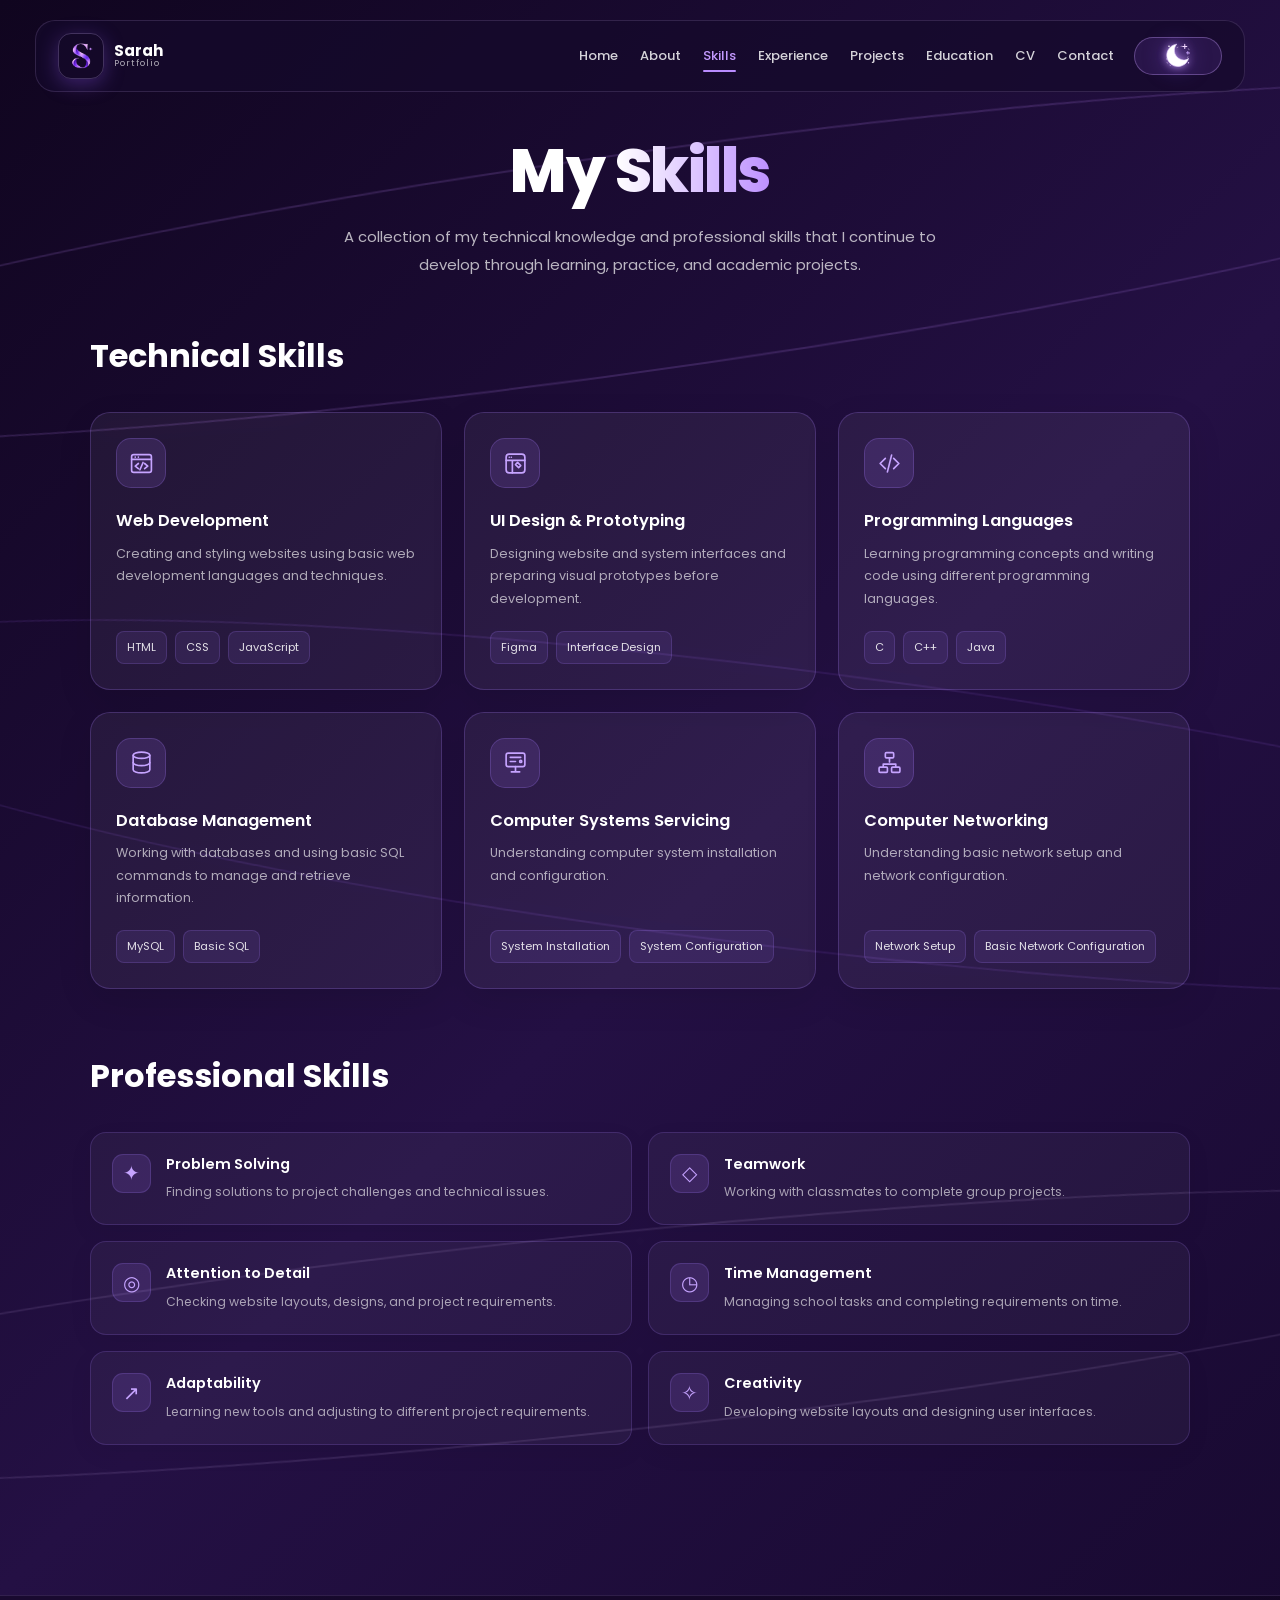
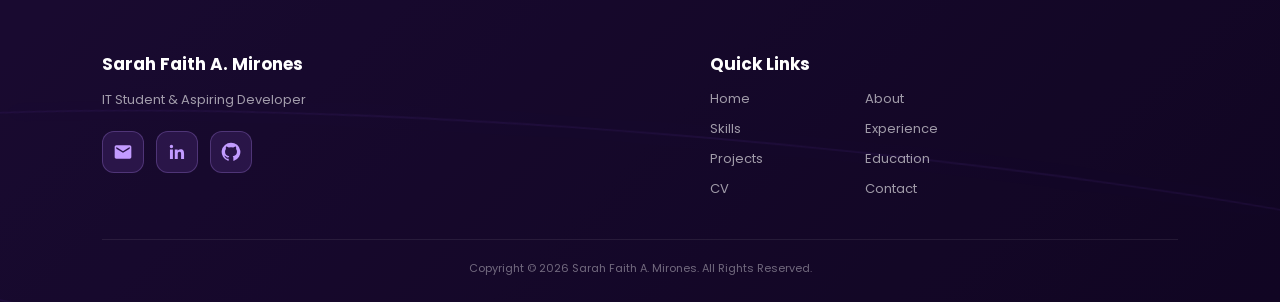
<file: skills.html>
<!DOCTYPE html>
<html lang="en">

<head>
    <meta charset="UTF-8">
    <meta name="viewport" content="width=device-width, initial-scale=1.0">

    <title>My Skills | Sarah Faith A. Mirones</title>

    <link rel="preconnect" href="https://fonts.googleapis.com">
    <link rel="preconnect" href="https://fonts.gstatic.com" crossorigin>
    <link href="https://fonts.googleapis.com/css2?family=Poppins:wght@300;400;500;600;700;800&display=swap" rel="stylesheet">

    <link rel="stylesheet" href="style.css">
    <link rel="stylesheet" href="skills.css">

    <script>
        (function () {
            try {
                if (localStorage.getItem("portfolio-theme") === "light") {
                    document.documentElement.classList.add("light-mode");
                }
            } catch (error) {}
        })();
    </script>

    <style>
        /* Navbar hide/show animation */
        body > nav#navbar {
            transition:
                transform 0.35s ease,
                background 0.4s ease,
                border-color 0.4s ease,
                box-shadow 0.4s ease;
            will-change: transform;
        }

        body > nav#navbar.hide-navbar {
            transform: translate(-50%, calc(-100% - 40px));
            pointer-events: none;
        }

        body > nav#navbar:not(.hide-navbar) {
            transform: translateX(-50%);
        }

        @media (prefers-reduced-motion: reduce) {
            body > nav#navbar {
                transition: none;
            }
        }
    </style>
</head>

<body class="page-entering">

    <!-- Background Waves -->
    <div class="background-effects" aria-hidden="true">
        <div class="wave wave-one"></div>
        <div class="wave wave-two"></div>
        <div class="wave wave-three"></div>
        <div class="wave wave-four"></div>
    </div>

    <!-- Navigation -->
    <nav id="navbar">
        <a href="index.html" class="logo">
            <img src="logo.png" alt="Sarah logo">
            <div>
                <strong>Sarah</strong>
                <small>Portfolio</small>
            </div>
        </a>

        <input type="checkbox" id="menu-toggle">

        <label for="menu-toggle" class="hamburger" aria-label="Open navigation menu">
            <span></span>
            <span></span>
            <span></span>
        </label>

        <div class="nav-right">
            <div class="links">
                <a href="index.html">Home</a>
                <a href="about.html">About</a>
                <a href="skills.html" class="active" aria-current="page">Skills</a>
                <a href="experience.html">Experience</a>
                <a href="projects.html">Projects</a>
                <a href="education.html">Education</a>
                <a href="cv.html">CV</a>
                <a href="contact.html">Contact</a>
            </div>

            
<button type="button" class="theme-toggle" id="theme-toggle" aria-label="Switch theme">
    <span class="theme-icon" id="theme-icon">☀</span>
</button>

        </div>
    </nav>

    <!-- Skills Page -->
    <main class="skills-page">

        <!-- Page Heading -->
        <header class="skills-heading">
            <h1>My <span>Skills</span></h1>
            <p>
                A collection of my technical knowledge and professional
                skills that I continue to develop through learning,
                practice, and academic projects.
            </p>
        </header>

        <!-- Technical Skills -->
        <section class="skills-section" aria-labelledby="technical-title">
            <div class="skills-section-heading">
                <div>
                    <h2 id="technical-title">Technical Skills</h2>
                </div>
            </div>

            <div class="skills-grid">

                <!-- Web Development -->
                <article class="skill-card">
                    <div class="skill-card-top">
                        <span class="skill-icon" aria-hidden="true">
                            <svg viewBox="0 0 24 24">
                                <rect x="2.5" y="3.5" width="19" height="17" rx="2"/>
                                <path d="M2.5 8h19M6 5.8h.01M9 5.8h.01"/>
                                <path d="m9 12-3 2.5 3 2.5M15 12l3 2.5-3 2.5M13.5 11l-3 7"/>
                            </svg>
                        </span>
                    </div>

                    <h3>Web Development</h3>
                    <p class="skill-description">
                        Creating and styling websites using basic web
                        development languages and techniques.
                    </p>

                    <div class="skill-tags">
                        <span>HTML</span>
                        <span>CSS</span>
                        <span>JavaScript</span>
                    </div>
                </article>

                <!-- UI Design and Prototyping -->
                <article class="skill-card">
                    <div class="skill-card-top">
                        <span class="skill-icon" aria-hidden="true">
                            <svg viewBox="0 0 24 24">
                                <rect x="3" y="3" width="18" height="18" rx="3"/>
                                <path d="M3 9h18M9 9v12M6 6h.01M8 6h.01"/>
                                <path d="m12 13 2-2 3 3-2 2-3-3z"/>
                            </svg>
                        </span>
                    </div>

                    <h3>UI Design &amp; Prototyping</h3>
                    <p class="skill-description">
                        Designing website and system interfaces and
                        preparing visual prototypes before development.
                    </p>

                    <div class="skill-tags">
                        <span>Figma</span>
                        <span>Interface Design</span>
                    </div>
                </article>

                <!-- Programming Languages -->
                <article class="skill-card">
                    <div class="skill-card-top">
                        <span class="skill-icon" aria-hidden="true">
                            <svg viewBox="0 0 24 24">
                                <path d="m8 7-5 5 5 5M16 7l5 5-5 5M14 4l-4 16"/>
                            </svg>
                        </span>
                    </div>

                    <h3>Programming Languages</h3>
                    <p class="skill-description">
                        Learning programming concepts and writing code
                        using different programming languages.
                    </p>

                    <div class="skill-tags">
                        <span>C</span>
                        <span>C++</span>
                        <span>Java</span>
                    </div>
                </article>

                <!-- Database Management -->
                <article class="skill-card">
                    <div class="skill-card-top">
                        <span class="skill-icon" aria-hidden="true">
                            <svg viewBox="0 0 24 24">
                                <ellipse cx="12" cy="5" rx="8" ry="3"/>
                                <path d="M4 5v14c0 1.66 3.58 3 8 3s8-1.34 8-3V5"/>
                                <path d="M4 12c0 1.66 3.58 3 8 3s8-1.34 8-3"/>
                            </svg>
                        </span>
                    </div>

                    <h3>Database Management</h3>
                    <p class="skill-description">
                        Working with databases and using basic SQL
                        commands to manage and retrieve information.
                    </p>

                    <div class="skill-tags">
                        <span>MySQL</span>
                        <span>Basic SQL</span>
                    </div>
                </article>

                <!-- Computer Systems Servicing -->
                <article class="skill-card">
                    <div class="skill-card-top">
                        <span class="skill-icon" aria-hidden="true">
                            <svg viewBox="0 0 24 24">
                                <rect x="3" y="3" width="18" height="13" rx="2"/>
                                <path d="M8 21h8M12 16v5M7 7h10M7 11h5"/>
                                <circle cx="17" cy="11" r="1"/>
                            </svg>
                        </span>
                    </div>

                    <h3>Computer Systems Servicing</h3>
                    <p class="skill-description">
                        Understanding computer system installation
                        and configuration.
                    </p>

                    <div class="skill-tags">
                        <span>System Installation</span>
                        <span>System Configuration</span>
                    </div>
                </article>

                <!-- Computer Networking -->
                <article class="skill-card">
                    <div class="skill-card-top">
                        <span class="skill-icon" aria-hidden="true">
                            <svg viewBox="0 0 24 24">
                                <rect x="8" y="2.5" width="8" height="5" rx="1"/>
                                <rect x="2" y="16.5" width="8" height="5" rx="1"/>
                                <rect x="14" y="16.5" width="8" height="5" rx="1"/>
                                <path d="M12 7.5v4M6 16.5v-3h12v3M18 13.5v3"/>
                            </svg>
                        </span>
                    </div>

                    <h3>Computer Networking</h3>
                    <p class="skill-description">
                        Understanding basic network setup and
                        network configuration.
                    </p>

                    <div class="skill-tags">
                        <span>Network Setup</span>
                        <span>Basic Network Configuration</span>
                    </div>
                </article>

            </div>
        </section>

        <!-- Professional Skills -->
        <section class="skills-section professional-section" aria-labelledby="professional-title">
            <div class="skills-section-heading">
                <div>
                    <h2 id="professional-title">Professional Skills</h2>
                </div>
            </div>

            <div class="professional-grid">

                <article class="professional-card">
                    <span class="professional-icon" aria-hidden="true">✦</span>
                    <div>
                        <h3>Problem Solving</h3>
                        <p>Finding solutions to project challenges and technical issues.</p>
                    </div>
                </article>

                <article class="professional-card">
                    <span class="professional-icon" aria-hidden="true">◇</span>
                    <div>
                        <h3>Teamwork</h3>
                        <p>Working with classmates to complete group projects.</p>
                    </div>
                </article>

                <article class="professional-card">
                    <span class="professional-icon" aria-hidden="true">◎</span>
                    <div>
                        <h3>Attention to Detail</h3>
                        <p>Checking website layouts, designs, and project requirements.</p>
                    </div>
                </article>

                <article class="professional-card">
                    <span class="professional-icon" aria-hidden="true">◷</span>
                    <div>
                        <h3>Time Management</h3>
                        <p>Managing school tasks and completing requirements on time.</p>
                    </div>
                </article>

                <article class="professional-card">
                    <span class="professional-icon" aria-hidden="true">↗</span>
                    <div>
                        <h3>Adaptability</h3>
                        <p>Learning new tools and adjusting to different project requirements.</p>
                    </div>
                </article>

                <article class="professional-card">
                    <span class="professional-icon" aria-hidden="true">✧</span>
                    <div>
                        <h3>Creativity</h3>
                        <p>Developing website layouts and designing user interfaces.</p>
                    </div>
                </article>

            </div>

    </main>

    <!-- Footer -->
    <footer>
        <div class="footer-content">

            <div class="footer-contact">
                <h3>Sarah Faith A. Mirones</h3>
                <p>IT Student &amp; Aspiring Developer</p>

                <div class="social-links">

                    <a
                        href="mailto:faithmirones.08@gmail.com"
                        aria-label="Send me an email"
                        title="Email me">
                        <svg viewBox="0 0 24 24" aria-hidden="true">
                            <path d="M20 4H4c-1.1 0-2 .9-2 2v12c0 1.1.9 2 2 2h16c1.1 0 2-.9 2-2V6c0-1.1-.9-2-2-2zm0 4-8 5-8-5V6l8 5 8-5v2z"/>
                        </svg>
                    </a>

                    <a
                        href="https://www.linkedin.com/in/sarahfaithmirones"
                        target="_blank"
                        rel="noopener noreferrer"
                        aria-label="Visit my LinkedIn profile"
                        title="LinkedIn">
                        <svg viewBox="0 0 24 24" aria-hidden="true">
                            <path d="M20.45 20.45h-3.56v-5.58c0-1.33-.03-3.04-1.85-3.04-1.85 0-2.14 1.45-2.14 2.94v5.68H9.34V9h3.42v1.56h.05c.48-.9 1.64-1.85 3.38-1.85 3.62 0 4.29 2.38 4.29 5.48v6.26zM5.32 7.43a2.07 2.07 0 1 1 0-4.14 2.07 2.07 0 0 1 0 4.14zM7.1 20.45H3.54V9H7.1v11.45z"/>
                        </svg>
                    </a>

                    <a
                        href="https://github.com/faithmirones08"
                        target="_blank"
                        rel="noopener noreferrer"
                        aria-label="Visit my GitHub profile"
                        title="GitHub">
                        <svg viewBox="0 0 24 24" aria-hidden="true">
                            <path d="M12 .8a11.2 11.2 0 0 0-3.54 21.83c.56.1.76-.24.76-.54v-2.1c-3.1.67-3.76-1.32-3.76-1.32-.51-1.29-1.24-1.63-1.24-1.63-1.01-.69.08-.68.08-.68 1.12.08 1.71 1.15 1.71 1.15.99 1.7 2.59 1.21 3.22.93.1-.72.39-1.21.7-1.49-2.47-.28-5.07-1.24-5.07-5.52 0-1.22.44-2.22 1.15-3-.12-.28-.5-1.42.11-2.96 0 0 .94-.3 3.08 1.14a10.7 10.7 0 0 1 5.6 0c2.14-1.44 3.08-1.14 3.08-1.14.61 1.54.23 2.68.11 2.96.72.78 1.15 1.78 1.15 3 0 4.29-2.6 5.23-5.08 5.51.4.35.75 1.03.75 2.08v3.08c0 .3.2.65.77.54A11.2 11.2 0 0 0 12 .8z"/>
                        </svg>
                    </a>

                </div>
            </div>

            <div class="quick-links">
                <h3>Quick Links</h3>
                <div class="quick-grid">
                    <a href="index.html">Home</a>
                    <a href="about.html">About</a>
                    <a href="skills.html">Skills</a>
                    <a href="experience.html">Experience</a>
                    <a href="projects.html">Projects</a>
                    <a href="education.html">Education</a>
                    <a href="cv.html">CV</a>
                    <a href="contact.html">Contact</a>
                </div>
            </div>

        </div>

        <div class="footer-bottom">
            <p>Copyright © 2026 Sarah Faith A. Mirones. All Rights Reserved.</p>
        </div>
    </footer>

    <!-- JavaScript -->
   
<script>
    const themeToggle = document.getElementById("theme-toggle");
    const themeIcon = document.getElementById("theme-icon");
    const themeText = document.getElementById("theme-text");
    const menuToggle = document.getElementById("menu-toggle");
    const navbar = document.getElementById("navbar");

    function updateThemeButton() {
        const isLight = document.body.classList.contains("light-mode");

        themeIcon.innerHTML = isLight
            ? `<svg class="epic-sun" viewBox="0 0 40 40" fill="none" aria-hidden="true">
                <defs>
                    <linearGradient id="sunCore" x1="8" y1="7" x2="32" y2="33">
                        <stop offset="0%" stop-color="#FFF6C9"/>
                        <stop offset="45%" stop-color="#FFC76E"/>
                        <stop offset="100%" stop-color="#FF8BCA"/>
                    </linearGradient>
                    <linearGradient id="sunRay" x1="7" y1="7" x2="33" y2="33">
                        <stop offset="0%" stop-color="#FFF1AD"/>
                        <stop offset="55%" stop-color="#FFC16F"/>
                        <stop offset="100%" stop-color="#C58BFF"/>
                    </linearGradient>
                </defs>
                <circle cx="20" cy="20" r="18" fill="#FFC66E" opacity=".12"/>
                <g class="epic-sun-rays" stroke="url(#sunRay)" stroke-width="2.2" stroke-linecap="round">
                    <path d="M20 2.8V7 M20 33V37.2 M2.8 20H7 M33 20H37.2 M7.8 7.8L11 11 M29 29L32.2 32.2 M32.2 7.8L29 11 M11 29L7.8 32.2"/>
                </g>
                <circle cx="20" cy="20" r="10.2" fill="url(#sunCore)"/>
                <circle cx="16.5" cy="16.3" r="3.1" fill="#fff" opacity=".7"/>
                <path d="M13.5 22.5C16 27 23 28 27 22" stroke="#FFF9E8" stroke-width="1.2" stroke-linecap="round"/>
                <path d="M30.5 5.5V10 M28 7.75H33" stroke="#FFE7A6" stroke-width="1.3" stroke-linecap="round"/>
                <circle cx="7" cy="16" r="1" fill="#FFF0C1"/>
            </svg>`
            : `<svg class="epic-moon" viewBox="0 0 40 40" fill="none" aria-hidden="true">
                <defs>
                    <linearGradient id="moonCore" x1="7" y1="5" x2="31" y2="35">
                        <stop offset="0%" stop-color="#FFFFFF"/>
                        <stop offset="38%" stop-color="#E8D4FF"/>
                        <stop offset="72%" stop-color="#B78AFF"/>
                        <stop offset="100%" stop-color="#8250E8"/>
                    </linearGradient>
                    <linearGradient id="moonOrbit" x1="3" y1="5" x2="37" y2="35">
                        <stop offset="0%" stop-color="#F3DCFF"/>
                        <stop offset="50%" stop-color="#A777F5"/>
                        <stop offset="100%" stop-color="#D5A6FF"/>
                    </linearGradient>
                </defs>
                <ellipse cx="20" cy="20" rx="17" ry="10.5" transform="rotate(-35 20 20)" stroke="url(#moonOrbit)" stroke-opacity=".75" stroke-width=".8" stroke-dasharray="2.2 3.2"/>
                <path d="M27.8 25.4C20.4 25.1 14.7 19 15.2 11.7C15.4 8.8 16.5 6.2 18.4 4.2C10.4 5 4.5 12.1 5.1 20.1C5.7 28.4 12.8 34.5 21.1 33.9C27.4 33.4 32.7 29 34.1 23C32.2 24.6 30 25.4 27.8 25.4Z" fill="url(#moonCore)" stroke="#E7D3FF" stroke-width=".8"/>
                <path d="M10.2 22.4C11.5 27.1 15.6 30.1 20.3 30.2" stroke="#FFFFFF" stroke-opacity=".7" stroke-width="1.2" stroke-linecap="round"/>
                <path d="M29 4.5V10 M26.25 7.25H31.75" stroke="#F2D9FF" stroke-width="1.4" stroke-linecap="round"/>
                <path d="M33 14V17.5 M31.25 15.75H34.75" stroke="#CBA7FF" stroke-width="1.1" stroke-linecap="round"/>
                <circle cx="8" cy="7" r="1.1" fill="#FFFFFF"/>
                <circle cx="34" cy="29" r=".9" fill="#E4C6FF"/>
            </svg>`;

        const label = isLight ? "Switch to dark mode" : "Switch to light mode";

        themeToggle.setAttribute("aria-label", label);
        themeToggle.title = label;

        if (themeText) {
            themeText.textContent = isLight ? "Dark" : "Light";
        }
    }

    // Restore the saved theme.
    if (localStorage.getItem("portfolio-theme") === "light") {
        document.body.classList.add("light-mode");
    }

    // Display the correct icon on page load.
    updateThemeButton();

    // Switch themes when the button is clicked.
    themeToggle.addEventListener("click", function () {
        document.body.classList.toggle("light-mode");

        const isLight = document.body.classList.contains("light-mode");
        localStorage.setItem("portfolio-theme", isLight ? "light" : "dark");

        updateThemeButton();
        menuToggle.checked = false;
    });

    // Hide navbar while scrolling down; show it while scrolling up.
    let lastScrollY = window.scrollY;

    window.addEventListener("scroll", function () {
        const currentScrollY = window.scrollY;

        navbar.classList.toggle("scrolled", currentScrollY > 40);

        if (currentScrollY <= 10) {
            navbar.classList.remove("hide-navbar");
        } else if (currentScrollY > lastScrollY) {
            navbar.classList.add("hide-navbar");
            menuToggle.checked = false;
        } else {
            navbar.classList.remove("hide-navbar");
        }

        lastScrollY = currentScrollY;
    }, { passive: true });

    // Close the mobile menu after selecting a link.
    document.querySelectorAll(".links a").forEach(function (link) {
        link.addEventListener("click", function () {
            menuToggle.checked = false;
        });
    });

    // Close the mobile menu when clicking outside the navbar.
    document.addEventListener("click", function (event) {
        if (!navbar.contains(event.target)) {
            menuToggle.checked = false;
        }
    });
</script>

</body>
</html>
</file>
<file: style.css>
/* ========================================
   GENERAL
======================================== */

* {
    margin: 0;
    padding: 0;
    box-sizing: border-box;
}

html {
    scroll-behavior: smooth;
}

body {
    font-family: "Poppins", sans-serif;
    background: linear-gradient(135deg, #10051f, #241044, #16082d);
    color: #ffffff;
    min-height: 100vh;
    overflow-x: hidden;
    transition: background 0.5s ease, color 0.5s ease;
}

a {
    text-decoration: none;
    color: inherit;
}

button {
    font-family: inherit;
}

/* ========================================
   WAVY BACKGROUND
======================================== */

.background-effects {
    position: fixed;
    inset: 0;
    width: 100%;
    height: 100%;
    overflow: hidden;
    pointer-events: none;
    z-index: -1;
}

.wave {
    position: absolute;
    width: 160%;
    height: 220px;
    border-radius: 50%;
    border: 2px solid rgba(196, 140, 255, 0.18);
    transform: rotate(-8deg);
    filter: blur(0.2px);
}

.wave-one {
    top: 8%;
    left: -30%;
    animation: waveMoveOne 12s ease-in-out infinite alternate;
}

.wave-two {
    top: 35%;
    left: -20%;
    height: 280px;
    border-color: rgba(168, 109, 255, 0.13);
    transform: rotate(7deg);
    animation: waveMoveTwo 15s ease-in-out infinite alternate;
}

.wave-three {
    top: 65%;
    left: -35%;
    height: 200px;
    border-color: rgba(220, 185, 255, 0.12);
    transform: rotate(-6deg);
    animation: waveMoveThree 14s ease-in-out infinite alternate;
}

.wave-four {
    bottom: -5%;
    left: -25%;
    height: 260px;
    border-color: rgba(143, 82, 237, 0.15);
    transform: rotate(5deg);
    animation: waveMoveFour 17s ease-in-out infinite alternate;
}

@keyframes waveMoveOne {
    from { transform: translateX(-30px) rotate(-8deg); }
    to { transform: translateX(70px) rotate(-4deg); }
}

@keyframes waveMoveTwo {
    from { transform: translateX(40px) rotate(7deg); }
    to { transform: translateX(-50px) rotate(3deg); }
}

@keyframes waveMoveThree {
    from { transform: translateX(-40px) rotate(-6deg); }
    to { transform: translateX(60px) rotate(-10deg); }
}

@keyframes waveMoveFour {
    from { transform: translateX(20px) rotate(5deg); }
    to { transform: translateX(-60px) rotate(9deg); }
}

/* ========================================
   NAVBAR
======================================== */

nav {
    position: fixed;
    top: 20px;
    left: 50%;
    transform: translateX(-50%);
    width: calc(100% - 70px);
    max-width: 1250px;
    min-height: 70px;
    display: flex;
    align-items: center;
    justify-content: space-between;
    padding: 12px 22px;
    background: rgba(22, 10, 43, 0.72);
    border: 1px solid rgba(213, 182, 255, 0.15);
    backdrop-filter: blur(18px);
    -webkit-backdrop-filter: blur(18px);
    border-radius: 20px;
    z-index: 1000;
    transition: background 0.4s ease, border-color 0.4s ease,
                box-shadow 0.4s ease;
}

nav.scrolled {
    box-shadow: 0 10px 35px rgba(0, 0, 0, 0.25);
}

.logo {
    display: flex;
    align-items: center;
    gap: 10px;
    flex-shrink: 0;
    text-decoration: none;
}

.logo > img {
    width: 46px;
    height: 46px;
    display: block;
    object-fit: cover;
    border-radius: 13px;
    border: 1px solid rgba(207, 174, 255, 0.25);
    box-shadow: 0 5px 20px rgba(137, 82, 235, 0.35);
    transition: transform 0.3s ease, box-shadow 0.3s ease;
}

.logo > img:hover {
    transform: translateY(-2px) scale(1.04);
    box-shadow: 0 7px 25px rgba(155, 91, 255, 0.5);
}

.logo div {
    display: flex;
    flex-direction: column;
    line-height: 1.1;
}

.logo strong {
    font-size: 15px;
}

.logo small {
    font-size: 9px;
    opacity: 0.65;
    letter-spacing: 1px;
}

.nav-right {
    display: flex;
    align-items: center;
    gap: 20px;
}

.links {
    display: flex;
    align-items: center;
    gap: 22px;
}

.links a {
    position: relative;
    font-size: 13px;
    font-weight: 500;
    opacity: 0.82;
    transition: color 0.3s ease, opacity 0.3s ease,
                background 0.3s ease, transform 0.3s ease;
}

.links a::after {
    content: "";
    position: absolute;
    left: 0;
    bottom: -6px;
    width: 0;
    height: 2px;
    border-radius: 10px;
    background: #b98cff;
    transition: width 0.3s ease;
}

.links a:hover,
.links a.active {
    opacity: 1;
    color: #c49aff;
}

.links a:hover::after,
.links a.active::after {
    width: 100%;
}

.links a:active {
    opacity: 1;
    color: #c49aff;
    background: rgba(165, 106, 240, 0.18);
    transform: translateX(4px);
}

/* ========================================
   THEME TOGGLE
======================================== */

.theme-toggle {
    border: 1px solid rgba(202, 163, 255, 0.35);
    background: rgba(145, 91, 229, 0.15);
    color: #ffffff;
    min-width: 88px;
    height: 38px;
    border-radius: 30px;
    display: flex;
    align-items: center;
    justify-content: center;
    gap: 7px;
    cursor: pointer;
    font-size: 12px;
    font-weight: 600;
    transition: background 0.3s ease, transform 0.3s ease,
                box-shadow 0.3s ease;
}

.theme-toggle:hover {
    background: rgba(170, 112, 255, 0.28);
    transform: translateY(-2px);
    box-shadow: 0 6px 20px rgba(145, 91, 229, 0.22);
}

.theme-toggle:active {
    transform: scale(0.95);
    background: rgba(170, 112, 255, 0.35);
}

.theme-icon {
    font-size: 16px;
}

/* ========================================
   HAMBURGER
======================================== */

#menu-toggle {
    display: none;
}

.hamburger {
    display: none;
    width: 40px;
    height: 40px;
    align-items: center;
    justify-content: center;
    flex-direction: column;
    gap: 5px;
    cursor: pointer;
    border: 1px solid rgba(190, 145, 255, 0.35);
    border-radius: 10px;
    background: rgba(145, 91, 229, 0.15);
    transition: transform 0.3s ease, background 0.3s ease;
}

.hamburger span {
    display: block;
    width: 21px;
    height: 2px;
    border-radius: 5px;
    background: #ffffff;
    transition: 0.3s ease;
}

.hamburger:active {
    transform: scale(0.94);
    background: rgba(145, 91, 229, 0.28);
}

/* ========================================
   HOME HERO
======================================== */

.hero {
    min-height: 100vh;
    max-width: 1250px;
    margin: auto;
    padding: 150px 40px 80px;
    display: flex;
    align-items: center;
    justify-content: space-between;
    gap: 70px;
}

.hero-text {
    max-width: 650px;
    animation: heroText 1s ease forwards;
}

@keyframes heroText {
    from { opacity: 0; transform: translateY(30px); }
    to { opacity: 1; transform: translateY(0); }
}

.greeting {
    font-size: 18px;
    color: #b995ff;
    font-weight: 500;
    margin-bottom: 8px;
}

.hero h1 {
    font-size: clamp(45px, 6vw, 78px);
    line-height: 1.03;
    font-weight: 800;
    letter-spacing: -2px;
}

.hero h1 span {
    display: block;
    background: linear-gradient(90deg, #ffffff, #b98cff, #ffffff);
    background-size: 200% auto;
    -webkit-background-clip: text;
    background-clip: text;
    color: transparent;
    animation: textShine 5s linear infinite;
}

@keyframes textShine {
    to { background-position: 200% center; }
}

.hero h2 {
    margin-top: 18px;
    font-size: 22px;
    font-weight: 500;
    color: #d0b7f8;
}

.intro {
    margin-top: 22px;
    max-width: 600px;
    color: rgba(255, 255, 255, 0.72);
    line-height: 1.8;
    font-size: 15px;
}

.tagline {
    margin-top: 12px;
    color: #c39cff;
    font-size: 14px;
    font-weight: 500;
}

/* ========================================
   HOME BUTTONS
======================================== */

.hero-buttons {
    display: flex;
    flex-wrap: wrap;
    gap: 14px;
    margin-top: 30px;
}

.btn {
    position: relative;
    padding: 13px 23px;
    border-radius: 12px;
    font-size: 13px;
    font-weight: 600;
    overflow: hidden;
    transition: transform 0.35s ease, box-shadow 0.35s ease,
                background 0.35s ease, border-color 0.35s ease,
                color 0.35s ease;
}

.btn::before {
    content: "";
    position: absolute;
    top: 0;
    left: -120%;
    width: 70%;
    height: 100%;
    background: linear-gradient(90deg, transparent,
                rgba(255, 255, 255, 0.35), transparent);
    transform: skewX(-20deg);
    transition: left 0.6s ease;
    pointer-events: none;
}

.btn:hover::before {
    left: 140%;
}

.primary-btn {
    background: linear-gradient(135deg, #9c63f4, #7041c6);
    color: #ffffff;
    border: 1px solid rgba(210, 177, 255, 0.2);
    box-shadow: 0 8px 25px rgba(126, 72, 211, 0.3);
}

.primary-btn:hover {
    transform: translateY(-5px) scale(1.03);
    background: linear-gradient(135deg, #b27cff, #804bd8);
    box-shadow: 0 12px 35px rgba(147, 82, 239, 0.55);
    border-color: rgba(220, 193, 255, 0.55);
}

.secondary-btn {
    border: 1px solid rgba(190, 145, 255, 0.4);
    color: #ffffff;
    background: rgba(255, 255, 255, 0.05);
    box-shadow: 0 5px 20px rgba(92, 49, 150, 0.12);
}

.secondary-btn:hover {
    transform: translateY(-5px) scale(1.03);
    color: #ffffff;
    background: linear-gradient(135deg, rgba(154, 94, 240, 0.35),
                rgba(103, 57, 174, 0.45));
    border-color: rgba(201, 165, 255, 0.75);
    box-shadow: 0 12px 35px rgba(130, 72, 211, 0.4);
}

.btn:active {
    transform: scale(0.96);
}

/* ========================================
   HOME IMAGE
======================================== */

.hero-image {
    position: relative;
    width: 370px;
    height: 370px;
    flex-shrink: 0;
    display: flex;
    align-items: center;
    justify-content: center;
    margin-right: 45px;
    animation: imageFloat 5s ease-in-out infinite;
}

@keyframes imageFloat {
    0%, 100% { transform: translateY(0); }
    50% { transform: translateY(-12px); }
}

.image-box {
    width: 315px;
    height: 315px;
    border-radius: 50%;
    overflow: hidden;
    border: 5px solid rgba(188, 139, 255, 0.6);
    box-shadow: 0 0 0 10px rgba(160, 99, 242, 0.08),
                0 0 50px rgba(148, 82, 239, 0.28);
    position: relative;
    z-index: 2;
    transition: transform 0.4s ease, box-shadow 0.4s ease;
}

.image-box:hover {
    transform: scale(1.02);
    box-shadow: 0 0 0 10px rgba(160, 99, 242, 0.1),
                0 0 65px rgba(148, 82, 239, 0.4);
}

.image-box img {
    width: 100%;
    height: 100%;
    object-fit: cover;
    filter: brightness(0.84) contrast(1.03) saturate(0.92);
}

.image-ring {
    position: absolute;
    width: 350px;
    height: 350px;
    border-radius: 50%;
    border: 1px dashed rgba(198, 157, 255, 0.35);
    animation: ringRotate 15s linear infinite;
}

@keyframes ringRotate {
    from { transform: rotate(0deg); }
    to { transform: rotate(360deg); }
}

.placeholder-section {
    display: none;
}

/* ========================================
   FOOTER
======================================== */

footer {
    position: relative;
    margin-top: 30px;
    padding: 55px 8% 25px;
    border-top: 1px solid rgba(203, 165, 255, 0.14);
    background: rgba(10, 4, 22, 0.4);
    backdrop-filter: blur(12px);
}

.footer-content {
    max-width: 1100px;
    margin: auto;
    display: grid;
    grid-template-columns: 1fr 1fr;
    gap: 80px;
}

footer h3 {
    font-size: 17px;
    margin-bottom: 12px;
}

.footer-contact p {
    max-width: 350px;
    font-size: 13px;
    line-height: 1.7;
    color: rgba(255, 255, 255, 0.6);
}

.social-links {
    display: flex;
    gap: 12px;
    margin-top: 20px;
}

.social-links a {
    width: 42px;
    height: 42px;
    display: flex;
    align-items: center;
    justify-content: center;
    border-radius: 12px;
    background: rgba(157, 100, 239, 0.14);
    border: 1px solid rgba(191, 146, 255, 0.25);
    transition: transform 0.3s ease, background 0.3s ease,
                box-shadow 0.3s ease;
}

.social-links a:hover {
    transform: translateY(-4px);
    background: rgba(157, 100, 239, 0.28);
    box-shadow: 0 8px 22px rgba(132, 76, 213, 0.25);
}

.social-links a:active {
    transform: scale(0.92);
    background: rgba(157, 100, 239, 0.35);
}

.social-links svg {
    width: 20px;
    height: 20px;
    fill: #c29bff;
}

.quick-links {
    padding-left: 30px;
}

.quick-grid {
    display: grid;
    grid-template-columns: repeat(2, minmax(90px, 130px));
    gap: 10px 25px;
}

.quick-grid a {
    font-size: 13px;
    color: rgba(255, 255, 255, 0.6);
    transition: color 0.3s ease, transform 0.3s ease;
}

.quick-grid a:hover {
    color: #c39cff;
    transform: translateX(4px);
}

.footer-bottom {
    max-width: 1100px;
    margin: 40px auto 0;
    padding-top: 20px;
    border-top: 1px solid rgba(255, 255, 255, 0.08);
    text-align: center;
}

.footer-bottom p {
    font-size: 11px;
    color: rgba(255, 255, 255, 0.4);
}

/* ========================================
   LIGHT MODE
======================================== */

body.light-mode {
    background: linear-gradient(135deg, #eee4ff, #e3d3fa, #f4edff);
    color: #2b1644;
}

body.light-mode .wave-one {
    border-color: rgba(112, 62, 168, 0.18);
}

body.light-mode .wave-two {
    border-color: rgba(140, 88, 197, 0.15);
}

body.light-mode .wave-three {
    border-color: rgba(103, 56, 160, 0.13);
}

body.light-mode .wave-four {
    border-color: rgba(154, 105, 211, 0.16);
}

body.light-mode nav {
    background: rgba(75, 42, 105, 0.88);
    border-color: rgba(191, 153, 235, 0.35);
    box-shadow: 0 10px 35px rgba(68, 37, 99, 0.18);
}

body.light-mode .logo strong {
    color: #ffffff;
}

body.light-mode .logo small {
    color: rgba(239, 224, 255, 0.7);
}

body.light-mode .links a {
    color: rgba(255, 255, 255, 0.82);
}

body.light-mode .links a:hover {
    color: #dfc6ff;
}

body.light-mode .links a::after {
    background: #d4b2ff;
}

body.light-mode .links a.active {
    color: #dfc6ff;
}

body.light-mode .theme-toggle {
    color: #ffffff;
    background: rgba(190, 142, 239, 0.2);
    border-color: rgba(221, 193, 255, 0.4);
}

body.light-mode .theme-toggle:hover {
    background: rgba(203, 160, 248, 0.32);
    box-shadow: 0 6px 20px rgba(86, 44, 125, 0.2);
}

body.light-mode .theme-toggle:active {
    background: rgba(203, 160, 248, 0.4);
}

body.light-mode .hamburger {
    background: rgba(103, 57, 148, 0.18);
    border-color: rgba(99, 53, 147, 0.3);
}

body.light-mode .hamburger span {
    background: #ffffff;
}

body.light-mode .hamburger:active {
    background: rgba(103, 57, 148, 0.3);
}

body.light-mode .greeting {
    color: #7040a7;
}

body.light-mode .hero h1 {
    color: #2d1745;
}

body.light-mode .hero h1 span {
    background: linear-gradient(90deg, #321650, #7841b1, #321650);
    background-size: 200% auto;
    -webkit-background-clip: text;
    background-clip: text;
    color: transparent;
}

body.light-mode .hero h2 {
    color: #604274;
}

body.light-mode .intro {
    color: #5f4a6e;
}

body.light-mode .tagline {
    color: #7541a9;
}

body.light-mode .primary-btn {
    background: linear-gradient(135deg, #9255d0, #6d399f);
    color: #ffffff;
    border-color: rgba(112, 62, 168, 0.25);
    box-shadow: 0 8px 25px rgba(111, 57, 172, 0.25);
}

body.light-mode .primary-btn:hover {
    background: linear-gradient(135deg, #a96be3, #7947b3);
    box-shadow: 0 12px 35px rgba(111, 57, 172, 0.42);
}

body.light-mode .secondary-btn {
    color: #583270;
    background: rgba(113, 64, 160, 0.1);
    border-color: rgba(107, 59, 162, 0.35);
    box-shadow: 0 5px 20px rgba(92, 49, 150, 0.08);
}

body.light-mode .secondary-btn:hover {
    color: #ffffff;
    background: linear-gradient(135deg, #9a61ca, #7040a4);
    border-color: rgba(104, 56, 153, 0.55);
    box-shadow: 0 12px 35px rgba(112, 62, 168, 0.3);
}

body.light-mode .image-box {
    border-color: rgba(116, 66, 175, 0.55);
    box-shadow: 0 0 0 10px rgba(119, 70, 180, 0.08),
                0 0 50px rgba(119, 70, 180, 0.22);
}

body.light-mode .image-box:hover {
    box-shadow: 0 0 0 10px rgba(119, 70, 180, 0.1),
                0 0 65px rgba(119, 70, 180, 0.3);
}

body.light-mode .image-ring {
    border-color: rgba(119, 70, 180, 0.35);
}

body.light-mode footer {
    background: linear-gradient(135deg, rgba(77, 43, 106, 0.95),
                rgba(58, 31, 82, 0.96));
    border-top-color: rgba(191, 153, 235, 0.25);
    box-shadow: 0 -15px 40px rgba(61, 32, 88, 0.1);
}

body.light-mode footer h3 {
    color: #ffffff;
}

body.light-mode .footer-contact p {
    color: rgba(241, 225, 255, 0.7);
}

body.light-mode .social-links a {
    background: rgba(183, 133, 231, 0.16);
    border-color: rgba(214, 181, 248, 0.25);
}

body.light-mode .social-links a:hover {
    background: rgba(183, 133, 231, 0.3);
    box-shadow: 0 8px 22px rgba(30, 14, 45, 0.25);
}

body.light-mode .social-links a:active {
    background: rgba(183, 133, 231, 0.38);
}

body.light-mode .social-links svg {
    fill: #dfc3ff;
}

body.light-mode .quick-grid a {
    color: rgba(241, 225, 255, 0.68);
}

body.light-mode .quick-grid a:hover {
    color: #e2c9ff;
}

body.light-mode .footer-bottom {
    border-top-color: rgba(225, 198, 255, 0.16);
}

body.light-mode .footer-bottom p {
    color: rgba(232, 211, 249, 0.5);
}

/* ========================================
   RESPONSIVE NAV + HOME
======================================== */

@media (max-width: 1100px) {
    nav {
        width: calc(100% - 40px);
    }

    .links {
        gap: 13px;
    }

    .links a {
        font-size: 11px;
    }

    .theme-toggle {
        min-width: 78px;
    }

    .hero {
        gap: 35px;
    }

    .hero-image {
        width: 330px;
        height: 330px;
        margin-right: 20px;
    }

    .image-box {
        width: 280px;
        height: 280px;
    }

    .image-ring {
        width: 310px;
        height: 310px;
    }
}

@media (max-width: 900px) {
    nav {
        width: calc(100% - 30px);
        min-height: 65px;
    }

    .hamburger {
        display: flex;
        order: 2;
    }

    .nav-right {
        position: absolute;
        top: calc(100% + 10px);
        left: 0;
        width: 100%;
        display: flex;
        flex-direction: column;
        align-items: stretch;
        gap: 15px;
        padding: 18px;
        background: rgba(22, 10, 43, 0.96);
        border: 1px solid rgba(198, 155, 255, 0.16);
        border-radius: 18px;
        backdrop-filter: blur(20px);
        opacity: 0;
        visibility: hidden;
        transform: translateY(-10px);
        transition: 0.3s ease;
    }

    #menu-toggle:checked ~ .nav-right {
        opacity: 1;
        visibility: visible;
        transform: translateY(0);
    }

    .links {
        display: grid;
        grid-template-columns: repeat(2, 1fr);
        gap: 5px;
        width: 100%;
    }

    .links a {
        padding: 12px 10px;
        border-radius: 10px;
        font-size: 13px;
        background: rgba(255, 255, 255, 0.04);
    }

    .links a:hover {
        background: rgba(165, 106, 240, 0.14);
    }

    .links a:active {
        background: rgba(165, 106, 240, 0.25);
        color: #d2b4ff;
        transform: scale(0.98);
    }

    .links a::after {
        display: none;
    }

    .theme-toggle {
        width: 100%;
        height: 42px;
    }

    body.light-mode .nav-right {
        background: rgba(75, 42, 105, 0.98);
        border-color: rgba(198, 164, 235, 0.3);
        box-shadow: 0 15px 40px rgba(78, 42, 118, 0.2);
    }

    body.light-mode .links a {
        background: rgba(255, 255, 255, 0.06);
        color: rgba(255, 255, 255, 0.82);
    }

    body.light-mode .links a:hover {
        background: rgba(188, 139, 235, 0.2);
        color: #ead8ff;
    }

    body.light-mode .links a:active {
        background: rgba(188, 139, 235, 0.3);
        color: #ffffff;
        transform: scale(0.98);
    }

    .hero {
        padding-top: 130px;
        flex-direction: column-reverse;
        text-align: center;
        justify-content: center;
    }

    .hero-text {
        max-width: 700px;
    }

    .intro {
        margin-left: auto;
        margin-right: auto;
    }

    .hero-buttons {
        justify-content: center;
    }

    .hero-image {
        margin-top: 20px;
        margin-right: 0;
    }

    .footer-content {
        grid-template-columns: 1fr;
        gap: 40px;
    }

    .quick-links {
        padding-left: 0;
    }
}

@media (max-width: 600px) {
    nav {
        top: 12px;
        width: calc(100% - 24px);
        padding: 10px 14px;
    }

    .logo > img {
        width: 40px;
        height: 40px;
        border-radius: 11px;
    }

    .logo strong {
        font-size: 13px;
    }

    .logo small {
        font-size: 8px;
    }

    .hero {
        padding: 120px 22px 60px;
    }

    .hero h1 {
        font-size: 43px;
        letter-spacing: -1.5px;
    }

    .hero h2 {
        font-size: 18px;
    }

    .intro {
        font-size: 13px;
        line-height: 1.7;
    }

    .tagline {
        font-size: 12px;
    }

    .hero-buttons {
        flex-direction: column;
        align-items: stretch;
        max-width: 280px;
        margin-left: auto;
        margin-right: auto;
    }

    .btn {
        text-align: center;
    }

    .btn:active {
        transform: scale(0.96);
    }

    .hero-image {
        width: 280px;
        height: 280px;
        margin-right: 0;
    }

    .image-box {
        width: 235px;
        height: 235px;
    }

    .image-ring {
        width: 260px;
        height: 260px;
    }

    footer {
        padding: 45px 25px 20px;
    }

    .quick-grid {
        grid-template-columns: repeat(2, 1fr);
    }

    .social-links a:active {
        transform: scale(0.9);
    }
}

@media (max-width: 380px) {
    .logo > img {
        width: 38px;
        height: 38px;
    }

    .hero h1 {
        font-size: 36px;
    }

    .hero-image {
        width: 245px;
        height: 245px;
        margin-right: 0;
    }

    .image-box {
        width: 205px;
        height: 205px;
    }

    .image-ring {
        width: 225px;
        height: 225px;
    }

    .links a {
        font-size: 12px;
    }
}


/* Premium animated sun and moon icons */
#theme-icon {
    display: inline-flex;
    align-items: center;
    justify-content: center;
}

#theme-icon svg {
    display: block;
    width: 30px;
    height: 30px;
    overflow: visible;
    animation: epicIconAppear .45s cubic-bezier(.2,.8,.2,1);
}

#theme-icon .epic-sun {
    filter:
        drop-shadow(0 0 3px rgba(255, 198, 110, .8))
        drop-shadow(0 0 8px rgba(255, 139, 202, .45));
}

#theme-icon .epic-moon {
    filter:
        drop-shadow(0 0 4px rgba(205, 166, 255, .9))
        drop-shadow(0 0 10px rgba(130, 80, 232, .5));
}

#theme-icon .epic-sun-rays {
    transform-box: view-box;
    transform-origin: center;
    animation: epicSunSpin 24s linear infinite;
}

#theme-toggle:hover #theme-icon .epic-sun-rays {
    animation-duration: 5s;
}

#theme-toggle:hover #theme-icon svg {
    filter: drop-shadow(0 0 9px rgba(199, 162, 255, .9));
}

@keyframes epicSunSpin {
    to {
        transform: rotate(360deg);
    }
}

@keyframes epicIconAppear {
    from {
        opacity: 0;
        transform: scale(.55) rotate(-25deg);
    }
    to {
        opacity: 1;
        transform: scale(1) rotate(0);
    }
}

@media (prefers-reduced-motion: reduce) {
    #theme-icon svg,
    #theme-icon .epic-sun-rays {
        animation: none;
    }
}


/* ========================================
   ANIMATED THEME TOGGLE ICON
======================================== */

#theme-icon {
    display: inline-flex;
    align-items: center;
    justify-content: center;
    width: 30px;
    height: 30px;
    flex-shrink: 0;
}

#theme-icon svg {
    display: block;
    width: 30px;
    height: 30px;
    overflow: visible;
    animation: epicIconAppear 0.45s cubic-bezier(.2, .8, .2, 1);
}

#theme-icon .epic-sun {
    filter:
        drop-shadow(0 0 3px rgba(255, 198, 110, .8))
        drop-shadow(0 0 8px rgba(255, 139, 202, .45));
}

#theme-icon .epic-moon {
    filter:
        drop-shadow(0 0 4px rgba(205, 166, 255, .9))
        drop-shadow(0 0 10px rgba(130, 80, 232, .5));
}

#theme-icon .epic-sun-rays {
    transform-box: view-box;
    transform-origin: center;
    animation: epicSunSpin 24s linear infinite;
}

#theme-toggle:hover #theme-icon .epic-sun-rays {
    animation-duration: 5s;
}

#theme-toggle:hover #theme-icon svg {
    filter: drop-shadow(0 0 9px rgba(199, 162, 255, .9));
}

@keyframes epicSunSpin {
    to {
        transform: rotate(360deg);
    }
}

@keyframes epicIconAppear {
    from {
        opacity: 0;
        transform: scale(.55) rotate(-25deg);
    }

    to {
        opacity: 1;
        transform: scale(1) rotate(0);
    }
}

@media (prefers-reduced-motion: reduce) {
    #theme-icon svg,
    #theme-icon .epic-sun-rays {
        animation: none;
    }
}


/* =========================================
   GLOBAL FOOTER POSITION
   Applies to all portfolio pages
========================================= */

html {
    min-height: 100%;
}

body {
    min-height: 100vh;
    display: flex;
    flex-direction: column;
}

body > main {
    flex: 1 0 auto;
}

body > footer {
    flex-shrink: 0;
}
</file>
<file: about.css>
/* ==========================================
   ABOUT PAGE
   Uses the shared style.css
========================================== */

/* PAGE CONTAINER */

.about-page {
    position: relative;
    z-index: 1;
    width: min(100% - 40px, 1000px);
    margin: 0 auto;
    padding: 125px 0 80px;
    color: inherit;
}

/* PAGE HEADING */

.about-heading {
    text-align: center;
    margin-bottom: 32px;
}

.about-eyebrow {
    display: inline-block;
    margin-bottom: 9px;
    color: #b99aff;
    font-size: 0.78rem;
    font-weight: 600;
    letter-spacing: 2px;
}

.about-heading h1 {
    margin: 0 0 10px;
    font-size: clamp(2rem, 5vw, 2.8rem);
    font-weight: 700;
    line-height: 1.3;
}

.about-heading p {
    max-width: 600px;
    margin: 0 auto;
    font-size: 0.92rem;
    line-height: 1.8;
    opacity: 0.8;
}

/* INFORMATION CARDS */

.about-info-card,
.about-bio-card {
    background: rgba(255, 255, 255, 0.055);
    border: 1px solid rgba(167, 124, 255, 0.24);
    border-radius: 22px;
    padding: 32px;
    box-shadow: 0 12px 35px rgba(0, 0, 0, 0.12);
    backdrop-filter: blur(14px);
    -webkit-backdrop-filter: blur(14px);
}

/* PROFILE HEADER */

.about-profile-header {
    display: flex;
    align-items: center;
    gap: 20px;
    padding-bottom: 25px;
    margin-bottom: 26px;
    border-bottom: 1px solid rgba(167, 124, 255, 0.2);
}

.about-profile-photo {
    display: block;
    width: 100px;
    height: 100px;
    flex-shrink: 0;
    object-fit: cover;
    object-position: center;
    border-radius: 50%;
    border: 3px solid #a77cff;
    box-shadow: 0 0 18px rgba(167, 124, 255, 0.2);
}

.about-profile-heading {
    min-width: 0;
}

.about-profile-heading h2 {
    margin: 0 0 7px;
    font-size: 1.5rem;
    font-weight: 600;
    line-height: 1.4;
    overflow-wrap: anywhere;
}

.about-profile-heading p {
    margin: 0;
    color: #b99aff;
    font-size: 0.95rem;
    line-height: 1.7;
}

/* SECTION HEADINGS */

.about-section-title {
    display: flex;
    align-items: center;
    gap: 15px;
    margin-bottom: 24px;
}

.about-section-title h2 {
    flex-shrink: 0;
    margin: 0;
    font-size: 1.2rem;
    font-weight: 600;
}

.about-title-line {
    display: block;
    flex: 1;
    height: 1px;
    background: rgba(167, 124, 255, 0.3);
}

/* BASIC INFORMATION GRID */

.about-details-grid {
    display: grid;
    grid-template-columns: repeat(2, minmax(0, 1fr));
    align-items: start;
    gap: 25px 36px;
}

.about-detail {
    min-width: 0;
}

.about-detail h3 {
    margin: 0 0 8px;
    font-size: 0.76rem;
    font-weight: 600;
    letter-spacing: 1px;
    text-transform: uppercase;
    opacity: 0.65;
}

.about-detail p,
.about-detail a {
    margin: 0;
    font-size: 0.91rem;
    line-height: 1.8;
    overflow-wrap: anywhere;
}

.about-detail a {
    color: inherit;
    text-decoration: none;
    transition: color 0.2s ease;
}

.about-detail a:hover {
    color: #b99aff;
}

/* EDUCATIONAL SUBTEXT */

.about-detail .detail-subtext {
    margin-top: 3px;
    font-size: 0.83rem;
    opacity: 0.7;
}

/* EXPERIENCE LIST */

.about-experience-list {
    margin: 0;
    padding-left: 20px;
    font-size: 0.89rem;
    line-height: 1.8;
}

.about-experience-list li {
    padding-left: 3px;
    margin-bottom: 5px;
}

.about-experience-list li:last-child {
    margin-bottom: 0;
}

.about-experience-list li::marker {
    color: #b99aff;
}

/* AREAS OF SPECIALIZATION
   This section sits beside Experience. */

.about-specializations {
    align-self: start;
}

.about-specialization-list {
    display: flex;
    flex-wrap: wrap;
    gap: 9px;
}

.about-specialization-list span {
    display: inline-flex;
    align-items: center;
    padding: 8px 12px;
    border-radius: 9px;
    background: rgba(167, 124, 255, 0.12);
    border: 1px solid rgba(167, 124, 255, 0.2);
    font-size: 0.81rem;
    line-height: 1.5;
    transition:
        background 0.2s ease,
        border-color 0.2s ease,
        transform 0.2s ease;
}

.about-specialization-list span:hover {
    background: rgba(167, 124, 255, 0.2);
    border-color: rgba(167, 124, 255, 0.4);
    transform: translateY(-2px);
}

/* WHO I AM CARD */

.about-bio-card {
    margin-top: 25px;
}

.about-bio-card .about-section-title {
    margin-bottom: 16px;
}

.about-bio-card > p {
    margin: 0;
    font-size: 0.94rem;
    line-height: 1.95;
    text-align: justify;
    text-indent: 2em;
    overflow-wrap: break-word;
    hyphens: auto;
    opacity: 0.85;
}

/* LIGHT MODE */

body.light-mode .about-page {
    color: #30243e;
}

body.light-mode .about-eyebrow {
    color: #7950b5;
}

body.light-mode .about-info-card,
body.light-mode .about-bio-card {
    background: rgba(255, 255, 255, 0.78);
    border-color: rgba(124, 77, 196, 0.2);
    box-shadow: 0 12px 35px rgba(70, 45, 100, 0.08);
}

body.light-mode .about-profile-photo {
    border-color: #9164d8;
}

body.light-mode .about-profile-heading p {
    color: #7950b5;
}

body.light-mode .about-title-line {
    background: rgba(124, 77, 196, 0.24);
}

body.light-mode .about-profile-header {
    border-color: rgba(124, 77, 196, 0.18);
}

body.light-mode .about-specialization-list span {
    background: rgba(124, 77, 196, 0.08);
    border-color: rgba(124, 77, 196, 0.18);
}

body.light-mode .about-specialization-list span:hover {
    background: rgba(124, 77, 196, 0.15);
}

body.light-mode .about-experience-list li::marker {
    color: #7950b5;
}

/* PAGE TRANSITION */

body {
    opacity: 1;
    animation: pageFadeIn 0.45s ease both;
}

body.page-leaving {
    opacity: 0;
    transition: opacity 0.22s ease;
}

@keyframes pageFadeIn {
    from {
        opacity: 0;
        transform: translateY(8px);
    }

    to {
        opacity: 1;
        transform: translateY(0);
    }
}

/* TABLET */

@media (max-width: 768px) {
    .about-page {
        width: min(100% - 32px, 1000px);
        padding: 115px 0 65px;
    }

    .about-info-card,
    .about-bio-card {
        padding: 26px;
    }

    .about-profile-photo {
        width: 88px;
        height: 88px;
    }

    .about-profile-heading h2 {
        font-size: 1.3rem;
    }

    .about-details-grid {
        gap: 24px 25px;
    }

    .about-specialization-list {
        gap: 8px;
    }

    .about-specialization-list span {
        padding: 7px 10px;
        font-size: 0.78rem;
    }
}

/* MOBILE */

@media (max-width: 520px) {
    .about-page {
        width: calc(100% - 26px);
        padding: 100px 0 50px;
    }

    .about-heading {
        margin-bottom: 25px;
    }

    .about-heading p {
        font-size: 0.86rem;
    }

    .about-info-card,
    .about-bio-card {
        padding: 21px;
        border-radius: 17px;
    }

    .about-profile-header {
        gap: 14px;
        padding-bottom: 21px;
        margin-bottom: 22px;
    }

    .about-profile-photo {
        width: 72px;
        height: 72px;
    }

    .about-profile-heading h2 {
        font-size: 1.05rem;
    }

    .about-profile-heading p {
        font-size: 0.8rem;
    }

    .about-section-title {
        gap: 10px;
    }

    .about-section-title h2 {
        font-size: 1.05rem;
    }

    .about-details-grid {
        grid-template-columns: 1fr;
        gap: 20px;
    }

    .about-detail h3 {
        font-size: 0.72rem;
    }

    .about-detail p,
    .about-detail a {
        font-size: 0.88rem;
    }

    .about-detail .detail-subtext {
        font-size: 0.81rem;
    }

    .about-experience-list {
        font-size: 0.86rem;
    }

    .about-specialization-list {
        gap: 8px;
    }

    .about-specialization-list span {
        padding: 7px 10px;
        font-size: 0.78rem;
    }

    .about-bio-card .about-section-title {
        margin-bottom: 13px;
    }

    .about-bio-card > p {
        font-size: 0.87rem;
        line-height: 1.85;
        text-align: justify;
        text-indent: 1.5em;
    }
}

/* REDUCE ANIMATION WHEN REQUESTED */

@media (prefers-reduced-motion: reduce) {
    body {
        animation: none;
        transition: none;
    }

    .about-specialization-list span {
        transition: none;
    }
}

/* PAGE HEADING — MATCH THE SKILLS PAGE */

.about-heading h1 {
    margin: 0 0 15px;
    font-size: clamp(2.5rem, 6vw, 3.8rem);
    font-weight: 800;
    line-height: 1.2;
    letter-spacing: -1.5px;
}

.about-heading h1 span {
    background: linear-gradient(
        90deg,
        #ffffff,
        #bd91ff,
        #ffffff
    );
    background-size: 200% auto;
    -webkit-background-clip: text;
    background-clip: text;
    color: transparent;
    animation: aboutTextShine 5s linear infinite;
}

@keyframes aboutTextShine {
    to {
        background-position: 200% center;
    }
}

/* LIGHT MODE */
body.light-mode .about-heading h1 span {
    background: linear-gradient(
        90deg,
        #321650,
        #7841b1,
        #321650
    );
    background-size: 200% auto;
    -webkit-background-clip: text;
    background-clip: text;
    color: transparent;
}

/* REDUCE ANIMATION WHEN REQUESTED */
@media (prefers-reduced-motion: reduce) {
    .about-heading h1 span {
        animation: none;
    }
}


/* ========================================
   ANIMATED THEME TOGGLE ICON
======================================== */

#theme-icon {
    display: inline-flex;
    align-items: center;
    justify-content: center;
    width: 30px;
    height: 30px;
    flex-shrink: 0;
}

#theme-icon svg {
    display: block;
    width: 30px;
    height: 30px;
    overflow: visible;
    animation: epicIconAppear 0.45s cubic-bezier(.2, .8, .2, 1);
}

#theme-icon .epic-sun {
    filter:
        drop-shadow(0 0 3px rgba(255, 198, 110, .8))
        drop-shadow(0 0 8px rgba(255, 139, 202, .45));
}

#theme-icon .epic-moon {
    filter:
        drop-shadow(0 0 4px rgba(205, 166, 255, .9))
        drop-shadow(0 0 10px rgba(130, 80, 232, .5));
}

#theme-icon .epic-sun-rays {
    transform-box: view-box;
    transform-origin: center;
    animation: epicSunSpin 24s linear infinite;
}

#theme-toggle:hover #theme-icon .epic-sun-rays {
    animation-duration: 5s;
}

#theme-toggle:hover #theme-icon svg {
    filter: drop-shadow(0 0 9px rgba(199, 162, 255, .9));
}

@keyframes epicSunSpin {
    to {
        transform: rotate(360deg);
    }
}

@keyframes epicIconAppear {
    from {
        opacity: 0;
        transform: scale(.55) rotate(-25deg);
    }

    to {
        opacity: 1;
        transform: scale(1) rotate(0);
    }
}

@media (prefers-reduced-motion: reduce) {
    #theme-icon svg,
    #theme-icon .epic-sun-rays {
        animation: none;
    }
}
</file>
<file: contact.css>
/* ========================================
   CONTACT PAGE
   Purple glass design with flowing accents
======================================== */

/* PAGE LAYOUT */

.contact-page {
    position: relative;
    z-index: 1;
    width: min(calc(100% - 40px), 1000px);
    margin: 0 auto;
    padding: 125px 0 80px;
    color: inherit;
}

/* PAGE HEADING */

.contact-heading {
    position: relative;
    display: block;
    width: 100%;
    margin: 0 0 32px;
    padding: 0;
    text-align: center;
}

.contact-heading h1 {
    display: block;
    width: 100%;
    margin: 0 0 10px;
    padding: 0;
    font-family: "Poppins", sans-serif;
    font-size: clamp(2.5rem, 6vw, 3.8rem);
    font-weight: 800;
    line-height: 1.2;
    letter-spacing: -1.5px;
    text-align: center;
    color: #ffffff;
}

.contact-heading h1 span {
    display: inline-block;
    background: linear-gradient(
        90deg,
        #ffffff,
        #bd91ff,
        #ffffff
    );
    background-size: 200% auto;
    background-position: 0% center;
    -webkit-background-clip: text;
    background-clip: text;
    -webkit-text-fill-color: transparent;
    color: transparent;
    animation: contactHeadingShine 5s linear infinite;
}

.contact-heading p {
    max-width: 600px;
    margin: 0 auto;
    font-family: "Poppins", sans-serif;
    font-size: 0.92rem;
    line-height: 1.8;
    text-align: center;
    opacity: 0.8;
}

@keyframes contactHeadingShine {
    to {
        background-position: 200% center;
    }
}

.contact-eyebrow {
    display: inline-block;
    margin-bottom: 9px;
    color: #b99aff;
    font-size: 0.78rem;
    font-weight: 600;
    letter-spacing: 2px;
}

/* GLASS PANELS */

.contact-layout {
    display: grid;
    grid-template-columns: 0.88fr 1.12fr;
    align-items: stretch;
    gap: 25px;
    animation: contactFadeUp 0.9s 0.1s ease both;
}

.contact-info-panel,
.contact-form-panel {
    position: relative;
    min-width: 0;
    isolation: isolate;
    overflow: hidden;
    border: 1px solid var(--contact-border);
    border-radius: 27px;
    background:
        radial-gradient(
            ellipse at 0% 0%,
            rgba(174, 111, 255, 0.14),
            transparent 48%
        ),
        linear-gradient(
            135deg,
            rgba(255, 255, 255, 0.065),
            rgba(255, 255, 255, 0.018)
        );
    box-shadow:
        0 25px 70px rgba(0, 0, 0, 0.18),
        inset 0 1px 0 rgba(255, 255, 255, 0.07);
    backdrop-filter: blur(20px);
    -webkit-backdrop-filter: blur(20px);
    transition:
        transform 0.45s cubic-bezier(0.2, 0.8, 0.2, 1),
        border-color 0.4s ease,
        box-shadow 0.45s ease,
        background 0.45s ease;
}

.contact-info-panel::before,
.contact-form-panel::before {
    content: "";
    position: absolute;
    z-index: -1;
    top: -70%;
    left: -90%;
    width: 65%;
    height: 240%;
    transform: rotate(24deg);
    pointer-events: none;
    background: linear-gradient(
        90deg,
        transparent,
        rgba(214, 184, 255, 0.065),
        rgba(255, 255, 255, 0.08),
        transparent
    );
    transition: left 0.85s cubic-bezier(0.2, 0.8, 0.2, 1);
}

.contact-info-panel:hover::before,
.contact-form-panel:hover::before {
    left: 140%;
}

.contact-info-panel:hover,
.contact-form-panel:hover {
    transform: translateY(-6px);
    border-color: rgba(199, 162, 255, 0.58);
    box-shadow:
        0 32px 85px rgba(0, 0, 0, 0.24),
        0 0 0 1px rgba(189, 145, 255, 0.08),
        0 0 38px rgba(159, 100, 255, 0.13),
        inset 0 1px 0 rgba(255, 255, 255, 0.13);
}

.contact-info-panel {
    display: flex;
    flex-direction: column;
    padding: clamp(26px, 3.5vw, 42px);
}

.contact-form-panel {
    padding: clamp(26px, 4vw, 45px);
}

/* PANEL HEADINGS */

.contact-panel-heading h2,
.contact-form-panel h2 {
    margin: 15px 0 12px;
    color: var(--contact-text);
    font-size: clamp(1.45rem, 2.4vw, 2rem);
    font-weight: 700;
    letter-spacing: -0.8px;
    line-height: 1.4;
    transition: color 0.3s ease;
}

.contact-info-panel:hover .contact-panel-heading h2,
.contact-form-panel:hover h2 {
    color: #ead8ff;
}

.contact-panel-heading > p,
.contact-form-intro {
    margin: 0;
    color: var(--contact-muted);
    font-size: 0.87rem;
    line-height: 1.9;
}

.contact-form-panel h2 {
    margin-top: 13px;
}

.contact-form-intro {
    margin-bottom: 27px;
}

/* CONTACT DETAIL CARDS */

.contact-details {
    display: grid;
    gap: 13px;
    margin-top: 29px;
}

.contact-detail {
    position: relative;
    display: flex;
    align-items: center;
    gap: 13px;
    min-width: 0;
    padding: 15px 13px;
    overflow: hidden;
    color: inherit;
    text-decoration: none;
    border: 1px solid rgba(195, 155, 255, 0.14);
    border-radius: 16px;
    background: rgba(18, 8, 36, 0.24);
    transition:
        transform 0.35s cubic-bezier(0.2, 0.8, 0.2, 1),
        border-color 0.35s ease,
        background 0.35s ease,
        box-shadow 0.35s ease;
}

.contact-detail::before {
    content: "";
    position: absolute;
    inset: 0;
    opacity: 0;
    pointer-events: none;
    background: linear-gradient(
        105deg,
        transparent 10%,
        rgba(190, 145, 255, 0.12) 48%,
        transparent 90%
    );
    transform: translateX(-100%);
    transition:
        transform 0.6s ease,
        opacity 0.3s ease;
}

a.contact-detail:hover {
    transform: translateX(6px) scale(1.012);
    border-color: rgba(195, 155, 255, 0.52);
    background: linear-gradient(
        110deg,
        rgba(149, 93, 222, 0.17),
        rgba(255, 255, 255, 0.035)
    );
    box-shadow:
        0 9px 24px rgba(0, 0, 0, 0.13),
        0 0 22px rgba(159, 100, 255, 0.09);
}

a.contact-detail:hover::before {
    opacity: 1;
    transform: translateX(100%);
}

.contact-detail-icon {
    position: relative;
    display: grid;
    place-items: center;
    flex: 0 0 43px;
    width: 43px;
    height: 43px;
    color: #d5b8ff;
    border: 1px solid rgba(193, 151, 255, 0.25);
    border-radius: 13px;
    background: linear-gradient(
        145deg,
        rgba(159, 100, 255, 0.18),
        rgba(159, 100, 255, 0.045)
    );
    box-shadow: inset 0 1px 0 rgba(255, 255, 255, 0.08);
    transition:
        transform 0.4s cubic-bezier(0.2, 0.8, 0.2, 1),
        color 0.3s ease,
        border-color 0.3s ease,
        background 0.3s ease,
        box-shadow 0.3s ease;
}

.contact-detail-icon svg,
.contact-social-links svg {
    width: 21px;
    height: 21px;
    fill: none;
    stroke: currentColor;
    stroke-width: 1.7;
    stroke-linecap: round;
    stroke-linejoin: round;
}

a.contact-detail:hover .contact-detail-icon {
    transform: rotate(-7deg) scale(1.09);
    color: #fff;
    border-color: rgba(223, 198, 255, 0.65);
    background: linear-gradient(145deg, #a777f5, #68449a);
    box-shadow:
        0 0 20px rgba(167, 119, 245, 0.25),
        inset 0 1px 0 rgba(255, 255, 255, 0.25);
}

.contact-detail-text {
    display: grid;
    gap: 5px;
    min-width: 0;
}

.contact-detail-text small {
    color: var(--contact-muted);
    font-size: 0.72rem;
    transition: color 0.3s ease;
}

.contact-detail-text strong {
    overflow-wrap: anywhere;
    color: var(--contact-text);
    font-size: 0.79rem;
    font-weight: 600;
    line-height: 1.6;
}

a.contact-detail:hover .contact-detail-text small {
    color: #d9baff;
}

.contact-detail-arrow {
    margin-left: auto;
    color: #c9a5ff;
    font-size: 1.1rem;
    opacity: 0.7;
    transition:
        transform 0.35s cubic-bezier(0.2, 0.8, 0.2, 1),
        opacity 0.3s ease;
}

a.contact-detail:hover .contact-detail-arrow {
    transform: translate(3px, -4px);
    opacity: 1;
}

/* SOCIAL LINKS */

.contact-social-section {
    margin-top: 30px;
}

.contact-social-links {
    display: flex;
    flex-wrap: wrap;
    gap: 12px;
    margin-top: 16px;
}

.contact-social-links a {
    position: relative;
    display: grid;
    place-items: center;
    width: 47px;
    height: 47px;
    overflow: hidden;
    color: #d9c4ff;
    border: 1px solid rgba(195, 155, 255, 0.25);
    border-radius: 15px;
    background: linear-gradient(
        145deg,
        rgba(159, 100, 255, 0.13),
        rgba(159, 100, 255, 0.035)
    );
    box-shadow: inset 0 1px 0 rgba(255, 255, 255, 0.06);
    transition:
        transform 0.4s cubic-bezier(0.2, 0.8, 0.2, 1),
        color 0.3s ease,
        background 0.35s ease,
        border-color 0.35s ease,
        box-shadow 0.35s ease;
}

.contact-social-links a::before {
    content: "";
    position: absolute;
    inset: 0;
    opacity: 0;
    background: linear-gradient(135deg, #a777f5, #68449a 75%);
    transition: opacity 0.3s ease;
}

.contact-social-links a::after {
    content: "";
    position: absolute;
    top: -80%;
    left: -45%;
    width: 45%;
    height: 260%;
    transform: rotate(25deg);
    background: rgba(255, 255, 255, 0.25);
    transition: left 0.5s ease;
}

.contact-social-links a svg {
    position: relative;
    z-index: 1;
    transition: transform 0.35s cubic-bezier(0.2, 0.8, 0.2, 1);
}

.contact-social-links a:hover {
    transform: translateY(-7px) rotate(-3deg);
    color: #fff;
    border-color: rgba(224, 199, 255, 0.75);
    box-shadow:
        0 10px 24px rgba(104, 68, 154, 0.32),
        0 0 24px rgba(167, 119, 245, 0.2);
}

.contact-social-links a:hover::before {
    opacity: 1;
}

.contact-social-links a:hover::after {
    left: 140%;
}

.contact-social-links a:hover svg {
    transform: scale(1.13) rotate(3deg);
}

.contact-social-links a:active {
    transform: translateY(-2px) scale(0.96);
}

/* DECORATIVE ACCENT */

.contact-decoration {
    display: flex;
    gap: 8px;
    margin-top: auto;
    padding-top: 32px;
    opacity: 0.8;
}

.contact-decoration span {
    display: block;
    height: 4px;
    border-radius: 10px;
    background: linear-gradient(90deg, #8c5be8, #d9b5ff, #8c5be8);
    background-size: 200% 100%;
    animation: contactAccentFlow 4s linear infinite;
}

.contact-decoration span:nth-child(1) {
    width: 44px;
}

.contact-decoration span:nth-child(2) {
    width: 24px;
    opacity: 0.65;
    animation-delay: -0.8s;
}

.contact-decoration span:nth-child(3) {
    width: 12px;
    opacity: 0.4;
    animation-delay: -1.6s;
}

/* FORM FIELDS */

#contact-form {
    display: grid;
    gap: 20px;
}

.form-row {
    display: grid;
    grid-template-columns: 1fr 1fr;
    gap: 17px;
}

.form-group {
    display: grid;
    align-content: start;
    gap: 9px;
    min-width: 0;
}

.form-group label {
    color: var(--contact-text);
    font-size: 0.8rem;
    font-weight: 600;
    transition: color 0.25s ease;
}

.form-group label span {
    color: #c49aff;
}

.form-group:focus-within label {
    color: #d7b7ff;
}

.form-group input,
.form-group textarea {
    display: block;
    width: 100%;
    min-width: 0;
    padding: 14px 15px;
    color: var(--contact-text);
    border: 1px solid rgba(195, 155, 255, 0.2);
    border-radius: 13px;
    outline: none;
    background: rgba(16, 5, 31, 0.3);
    font-family: inherit;
    font-size: 0.82rem;
    line-height: 1.7;
    transition:
        border-color 0.3s ease,
        box-shadow 0.35s ease,
        background 0.3s ease,
        transform 0.3s ease;
}

.form-group input {
    min-height: 51px;
}

.form-group textarea {
    min-height: 155px;
    resize: vertical;
}

.form-group input::placeholder,
.form-group textarea::placeholder {
    color: rgba(183, 169, 203, 0.68);
    transition: color 0.3s ease;
}

.form-group input:hover,
.form-group textarea:hover {
    border-color: rgba(195, 155, 255, 0.43);
    background: rgba(29, 12, 51, 0.38);
}

.form-group input:focus,
.form-group textarea:focus {
    border-color: #bd91ff;
    background: rgba(29, 12, 51, 0.62);
    box-shadow:
        0 0 0 3px rgba(159, 100, 255, 0.12),
        0 0 24px rgba(159, 100, 255, 0.1),
        inset 0 1px 0 rgba(255, 255, 255, 0.035);
}

.form-group input:focus::placeholder,
.form-group textarea:focus::placeholder {
    color: rgba(205, 182, 235, 0.7);
}

.form-group input:focus-visible,
.form-group textarea:focus-visible {
    outline: 2px solid rgba(189, 145, 255, 0.55);
    outline-offset: 2px;
}

.message-hint {
    color: var(--contact-muted);
    font-size: 0.7rem;
    line-height: 1.7;
}

/* HONEYPOT */

.form-honeypot {
    position: absolute !important;
    width: 1px !important;
    height: 1px !important;
    padding: 0 !important;
    margin: -1px !important;
    overflow: hidden !important;
    clip: rect(0, 0, 0, 0) !important;
    white-space: nowrap !important;
    border: 0 !important;
}

/* SEND BUTTON */

.contact-submit {
    position: relative;
    display: flex;
    align-items: center;
    justify-content: center;
    gap: 12px;
    width: 100%;
    min-height: 57px;
    padding: 15px 22px;
    overflow: hidden;
    isolation: isolate;
    color: #fff;
    border: 1px solid rgba(199, 162, 255, 0.48);
    border-radius: 15px;
    background: linear-gradient(
        110deg,
        #68449a 0%,
        #9566d0 28%,
        #8057b4 52%,
        #5d3b8a 78%,
        #8c5be8 100%
    );
    background-size: 250% 100%;
    background-position: 0% 50%;
    box-shadow:
        0 8px 22px rgba(104, 68, 154, 0.28),
        inset 0 1px 0 rgba(255, 255, 255, 0.16);
    font-family: inherit;
    font-size: 0.87rem;
    font-weight: 700;
    cursor: pointer;
    transition:
        background-position 0.6s ease,
        box-shadow 0.4s ease,
        transform 0.35s cubic-bezier(0.2, 0.8, 0.2, 1),
        border-color 0.3s ease,
        opacity 0.3s ease;
}

.contact-submit::before {
    content: "";
    position: absolute;
    z-index: -1;
    top: -60%;
    left: -100%;
    width: 60%;
    height: 220%;
    transform: rotate(22deg);
    background: linear-gradient(
        90deg,
        transparent,
        rgba(255, 255, 255, 0.38),
        transparent
    );
    transition: left 0.7s cubic-bezier(0.2, 0.8, 0.2, 1);
}

.contact-submit::after {
    content: "";
    position: absolute;
    inset: 0;
    z-index: -1;
    border-radius: inherit;
    opacity: 0;
    background: linear-gradient(110deg, #8d5bd1, #b68af5, #68449a);
    transition: opacity 0.35s ease;
}

.contact-submit:hover:not(:disabled) {
    transform: translateY(-4px);
    border-color: rgba(235, 218, 255, 0.8);
    background-position: 100% 50%;
    box-shadow:
        0 15px 32px rgba(104, 68, 154, 0.4),
        0 0 25px rgba(167, 119, 245, 0.22),
        inset 0 1px 0 rgba(255, 255, 255, 0.22);
}

.contact-submit:hover:not(:disabled)::before {
    left: 150%;
}

.contact-submit:hover:not(:disabled)::after {
    opacity: 0.16;
}

.contact-submit:active:not(:disabled) {
    transform: translateY(-1px) scale(0.99);
}

.contact-submit span,
.contact-submit svg {
    position: relative;
    z-index: 1;
}

.contact-submit svg {
    width: 20px;
    height: 20px;
    fill: none;
    stroke: currentColor;
    stroke-width: 1.7;
    stroke-linecap: round;
    stroke-linejoin: round;
    transition: transform 0.35s cubic-bezier(0.2, 0.8, 0.2, 1);
}

.contact-submit:hover:not(:disabled) svg {
    transform: translate(4px, -3px) rotate(-5deg);
}

.contact-submit:disabled {
    cursor: wait;
    opacity: 0.72;
}

.contact-submit:focus-visible {
    outline: 3px solid #d8b7ff;
    outline-offset: 4px;
}

.form-privacy-note {
    margin: -5px 0 0;
    color: var(--contact-muted);
    font-size: 0.7rem;
    line-height: 1.8;
    text-align: center;
}

.form-status {
    margin: 0;
    color: var(--contact-muted);
    font-size: 0.78rem;
    line-height: 1.7;
    text-align: center;
}

.form-status:empty {
    display: none;
}

.form-status-error {
    color: #ffb8c4;
}

/* LIGHT MODE */

html.light-mode .contact-page,
body.light-mode .contact-page {
    --contact-text: #281641;
    --contact-muted: #68547f;
    --contact-border: rgba(112, 70, 165, 0.2);
}

html.light-mode .contact-heading h1,
body.light-mode .contact-heading h1 {
    color: #281641;
}

html.light-mode .contact-heading h1 span,
body.light-mode .contact-heading h1 span {
    background: linear-gradient(
        90deg,
        #432267,
        #8750cb,
        #432267
    );
    background-size: 200% auto;
    background-position: 0% center;
    -webkit-background-clip: text;
    background-clip: text;
    -webkit-text-fill-color: transparent;
    color: transparent;
    animation: contactHeadingShine 5s linear infinite;
}

html.light-mode .contact-eyebrow,
body.light-mode .contact-eyebrow {
    color: #7746b6;
    border-color: rgba(132, 82, 186, 0.24);
    background: rgba(167, 119, 245, 0.08);
}

html.light-mode .contact-eyebrow::before,
body.light-mode .contact-eyebrow::before {
    background: #8750cb;
    box-shadow: 0 0 12px rgba(135, 80, 203, 0.55);
}

html.light-mode .contact-small-label,
body.light-mode .contact-small-label {
    color: #7746b6;
}

html.light-mode .contact-info-panel,
body.light-mode .contact-info-panel,
html.light-mode .contact-form-panel,
body.light-mode .contact-form-panel {
    border-color: rgba(129, 82, 184, 0.22);
    background:
        radial-gradient(
            ellipse at 0% 0%,
            rgba(177, 130, 238, 0.18),
            transparent 48%
        ),
        linear-gradient(
            135deg,
            rgba(255, 255, 255, 0.96),
            rgba(246, 238, 255, 0.9)
        );
    box-shadow:
        0 22px 60px rgba(76, 42, 112, 0.1),
        inset 0 1px 0 rgba(255, 255, 255, 0.95);
}

html.light-mode .contact-info-panel:hover,
body.light-mode .contact-info-panel:hover,
html.light-mode .contact-form-panel:hover,
body.light-mode .contact-form-panel:hover {
    border-color: rgba(135, 80, 203, 0.45);
    box-shadow:
        0 28px 65px rgba(76, 42, 112, 0.15),
        0 0 30px rgba(155, 104, 220, 0.13),
        inset 0 1px 0 #fff;
}

html.light-mode .contact-info-panel::before,
body.light-mode .contact-info-panel::before,
html.light-mode .contact-form-panel::before,
body.light-mode .contact-form-panel::before {
    background: linear-gradient(
        90deg,
        transparent,
        rgba(135, 80, 203, 0.055),
        rgba(255, 255, 255, 0.65),
        transparent
    );
}

html.light-mode .contact-info-panel:hover .contact-panel-heading h2,
body.light-mode .contact-info-panel:hover .contact-panel-heading h2,
html.light-mode .contact-form-panel:hover h2,
body.light-mode .contact-form-panel:hover h2 {
    color: #60348f;
}

html.light-mode .contact-detail,
body.light-mode .contact-detail {
    border-color: rgba(132, 82, 186, 0.18);
    background: linear-gradient(
        120deg,
        rgba(244, 234, 255, 0.9),
        rgba(255, 255, 255, 0.86)
    );
}

html.light-mode a.contact-detail:hover,
body.light-mode a.contact-detail:hover {
    border-color: rgba(132, 82, 186, 0.45);
    background: linear-gradient(120deg, #ecddff, #fff);
    box-shadow: 0 9px 23px rgba(92, 51, 139, 0.1);
}

html.light-mode .contact-detail-icon,
body.light-mode .contact-detail-icon {
    color: #7746b6;
    border-color: rgba(132, 82, 186, 0.24);
    background: linear-gradient(145deg, #f0e1ff, #fff);
}

html.light-mode a.contact-detail:hover .contact-detail-icon,
body.light-mode a.contact-detail:hover .contact-detail-icon {
    color: #fff;
    background: linear-gradient(145deg, #a777f5, #68449a);
}

html.light-mode a.contact-detail:hover .contact-detail-text small,
body.light-mode a.contact-detail:hover .contact-detail-text small {
    color: #7746b6;
}

html.light-mode .contact-social-links a,
body.light-mode .contact-social-links a {
    color: #7041ad;
    border-color: rgba(132, 82, 186, 0.23);
    background: linear-gradient(145deg, #f0e2ff, #fff);
}

html.light-mode .contact-social-links a:hover,
body.light-mode .contact-social-links a:hover {
    color: #fff;
    border-color: rgba(135, 80, 203, 0.6);
    background: linear-gradient(135deg, #8d5bd1, #68449a);
}

html.light-mode .form-group input,
body.light-mode .form-group input,
html.light-mode .form-group textarea,
body.light-mode .form-group textarea {
    color: #281641;
    border-color: rgba(132, 82, 186, 0.24);
    background: rgba(255, 255, 255, 0.83);
}

html.light-mode .form-group input:hover,
body.light-mode .form-group input:hover,
html.light-mode .form-group textarea:hover,
body.light-mode .form-group textarea:hover {
    border-color: rgba(132, 82, 186, 0.48);
    background: #fff;
}

html.light-mode .form-group input::placeholder,
body.light-mode .form-group input::placeholder,
html.light-mode .form-group textarea::placeholder,
body.light-mode .form-group textarea::placeholder {
    color: #8c7b9e;
}

html.light-mode .form-group:focus-within label,
body.light-mode .form-group:focus-within label {
    color: #7746b6;
}

html.light-mode .form-group input:focus,
body.light-mode .form-group input:focus,
html.light-mode .form-group textarea:focus,
body.light-mode .form-group textarea:focus {
    border-color: #9865d1;
    background: #fff;
    box-shadow:
        0 0 0 3px rgba(159, 100, 255, 0.12),
        0 0 22px rgba(159, 100, 255, 0.08);
}

html.light-mode .form-status-error,
body.light-mode .form-status-error {
    color: #a52b51;
}

/* PAGE TRANSITIONS AND NAVBAR */

body.page-entering {
    animation: contactPageEnter 0.45s ease both;
}

body.page-leaving {
    animation: contactPageLeave 0.22s ease both;
}

#navbar {
    transition:
        top 0.35s ease,
        opacity 0.25s ease,
        visibility 0.25s ease;
}

#navbar.hide-navbar {
    top: -160px !important;
    opacity: 0;
    visibility: hidden;
    pointer-events: none;
}

#navbar:not(.hide-navbar) {
    opacity: 1;
    visibility: visible;
    pointer-events: auto;
}

/* ANIMATIONS */

@keyframes contactTextFlow {
    from {
        background-position: 0% center;
    }

    to {
        background-position: 200% center;
    }
}

@keyframes contactAccentFlow {
    to {
        background-position: 200% 50%;
    }
}

@keyframes contactPulse {
    0%,
    100% {
        opacity: 0.65;
        transform: scale(0.85);
    }

    50% {
        opacity: 1;
        transform: scale(1.15);
    }
}

@keyframes contactFadeUp {
    from {
        opacity: 0;
        transform: translateY(22px);
    }

    to {
        opacity: 1;
        transform: translateY(0);
    }
}

@keyframes contactPageEnter {
    from {
        opacity: 0;
    }

    to {
        opacity: 1;
    }
}

@keyframes contactPageLeave {
    from {
        opacity: 1;
    }

    to {
        opacity: 0;
    }
}

/* TABLET */

@media (max-width: 900px) {
    .contact-page {
        padding-top: 135px;
    }

    .contact-layout {
        grid-template-columns: 1fr;
        gap: 22px;
    }

    .contact-info-panel,
    .contact-form-panel {
        padding: 32px;
    }

    .contact-decoration {
        padding-top: 25px;
    }
}

/* MOBILE */

@media (max-width: 600px) {
    .contact-page {
        width: min(calc(100% - 28px), 500px);
        padding-top: 115px;
        padding-bottom: 70px;
    }

    .contact-heading {
        margin-bottom: 35px;
    }

    .contact-heading h1 {
        font-size: clamp(2.5rem, 12vw, 3.5rem);
        font-weight: 800;
        line-height: 1.2;
        letter-spacing: -1.5px;
    }

    .contact-heading > p {
        font-size: 0.87rem;
    }

    .contact-eyebrow,
    .contact-small-label {
        font-size: 0.65rem;
        letter-spacing: 2px;
    }

    .contact-info-panel,
    .contact-form-panel {
        padding: 24px 19px;
        border-radius: 23px;
    }

    .contact-panel-heading h2,
    .contact-form-panel h2 {
        font-size: 1.55rem;
    }

    .form-row {
        grid-template-columns: 1fr;
        gap: 20px;
    }

    #contact-form {
        gap: 18px;
    }

    .contact-detail {
        gap: 10px;
        padding: 13px 11px;
    }

    .contact-detail-icon {
        flex-basis: 39px;
        width: 39px;
        height: 39px;
    }

    .contact-detail-text strong {
        font-size: 0.74rem;
    }

    .contact-info-panel:hover,
    .contact-form-panel:hover {
        transform: translateY(-2px);
    }

    a.contact-detail:hover {
        transform: translateX(3px);
    }

    .contact-social-links a:hover {
        transform: translateY(-4px);
    }
}

/* ACCESSIBILITY */

@media (prefers-reduced-motion: reduce) {
    .contact-heading,
    .contact-layout,
    body.page-entering,
    body.page-leaving,
    .contact-eyebrow::before,
    .contact-decoration span,
    .contact-heading h1 span {
        animation: none !important;
    }

    .contact-info-panel,
    .contact-form-panel,
    .contact-info-panel::before,
    .contact-form-panel::before,
    .contact-detail,
    .contact-detail::before,
    .contact-detail-icon,
    .contact-detail-arrow,
    .contact-social-links a,
    .contact-social-links a::before,
    .contact-social-links a::after,
    .contact-social-links svg,
    .form-group input,
    .form-group textarea,
    .contact-submit,
    .contact-submit::before,
    .contact-submit::after,
    .contact-submit svg {
        transition: none !important;
    }
}


/* ========================================
   STRONGER LIGHT MODE PANEL HOVER
======================================== */

html.light-mode .contact-info-panel,
body.light-mode .contact-info-panel,
html.light-mode .contact-form-panel,
body.light-mode .contact-form-panel {
    border: 1px solid rgba(132, 82, 186, 0.28);
    box-shadow:
        0 12px 35px rgba(76, 42, 112, 0.10),
        0 3px 10px rgba(76, 42, 112, 0.05),
        inset 0 1px 0 rgba(255, 255, 255, 0.95);
    transition:
        transform 0.4s cubic-bezier(0.2, 0.8, 0.2, 1),
        border-color 0.35s ease,
        box-shadow 0.4s ease,
        background 0.4s ease;
}

html.light-mode .contact-info-panel:hover,
body.light-mode .contact-info-panel:hover,
html.light-mode .contact-form-panel:hover,
body.light-mode .contact-form-panel:hover {
    transform: translateY(-9px);
    border-color: rgba(126, 69, 190, 0.75);
    background:
        radial-gradient(
            ellipse at 15% 5%,
            rgba(180, 132, 245, 0.25),
            transparent 55%
        ),
        linear-gradient(
            135deg,
            #ffffff,
            #f3eaff 55%,
            #eadcff
        );
    box-shadow:
        0 25px 55px rgba(76, 42, 112, 0.19),
        0 10px 25px rgba(126, 69, 190, 0.14),
        0 0 0 2px rgba(145, 91, 207, 0.16),
        0 0 35px rgba(167, 119, 245, 0.20),
        inset 0 1px 0 #ffffff;
}

/* Stronger purple glow along the panel border */
html.light-mode .contact-info-panel:hover::after,
body.light-mode .contact-info-panel:hover::after,
html.light-mode .contact-form-panel:hover::after,
body.light-mode .contact-form-panel:hover::after {
    content: "";
    position: absolute;
    inset: 0;
    z-index: -1;
    border: 1px solid rgba(151, 96, 211, 0.35);
    border-radius: inherit;
    pointer-events: none;
}

/* Make the heading stand out on hover */
html.light-mode .contact-info-panel:hover .contact-panel-heading h2,
body.light-mode .contact-info-panel:hover .contact-panel-heading h2,
html.light-mode .contact-form-panel:hover h2,
body.light-mode .contact-form-panel:hover h2 {
    color: #69399e;
}

/* Mobile: keep the hover movement subtle */
@media (max-width: 600px) {
    html.light-mode .contact-info-panel:hover,
    body.light-mode .contact-info-panel:hover,
    html.light-mode .contact-form-panel:hover,
    body.light-mode .contact-form-panel:hover {
        transform: translateY(-3px);
    }
}

.form-privacy-note {
    display: flex;
    align-items: center;
    justify-content: center;
    gap: 8px;
    margin: -5px 0 0;
    color: var(--contact-muted);
    font-size: 0.7rem;
    line-height: 1.8;
    text-align: center;
}

.form-privacy-note svg {
    flex: 0 0 16px;
    width: 16px;
    height: 16px;
    fill: none;
    stroke: #bd91ff;
    stroke-width: 1.7;
    stroke-linecap: round;
    stroke-linejoin: round;
}

html.light-mode .form-privacy-note svg,
body.light-mode .form-privacy-note svg {
    stroke: #8750cb;
}

.contact-small-label {
    display: inline-block;
    margin-bottom: 12px;
    font-family: "Poppins", sans-serif;
    font-size: 0.72rem;
    font-weight: 600;
    letter-spacing: 2px;
    line-height: 1.5;
    text-transform: uppercase;
    color: #bd91ff;
}

/* ========================================
   CONTACT PANELS — IMPROVED PROPORTIONS
======================================== */

.contact-page {
    width: min(calc(100% - 40px), 1080px);
}

/* More balanced panel proportions */
.contact-layout {
    grid-template-columns: 0.92fr 1.08fr;
    gap: 28px;
    align-items: stretch;
}

/* Give both panels more room */
.contact-info-panel {
    padding: 42px 36px;
}

.contact-form-panel {
    padding: 42px 40px;
}

/* Improve contact information spacing */
.contact-details {
    gap: 16px;
    margin-top: 32px;
}

.contact-detail {
    min-height: 76px;
    padding: 16px;
    gap: 15px;
}

.contact-detail-icon {
    flex-basis: 46px;
    width: 46px;
    height: 46px;
}

/* Better separation for social links */
.contact-social-section {
    margin-top: 36px;
}

.contact-social-links {
    gap: 14px;
    margin-top: 18px;
}

.contact-social-links a {
    width: 49px;
    height: 49px;
}

/* More breathing room in the form */
#contact-form {
    gap: 22px;
}

.form-row {
    gap: 19px;
}

.form-group {
    gap: 10px;
}

.form-group input {
    min-height: 54px;
}

.form-group textarea {
    min-height: 165px;
}

/* Keep both panels balanced on smaller screens */
@media (max-width: 900px) {
    .contact-page {
        width: min(calc(100% - 40px), 700px);
    }

    .contact-layout {
        grid-template-columns: 1fr;
        gap: 24px;
    }

    .contact-info-panel,
    .contact-form-panel {
        padding: 36px;
    }
}

/* Mobile adjustments */
@media (max-width: 600px) {
    .contact-page {
        width: min(calc(100% - 28px), 500px);
    }

    .contact-info-panel,
    .contact-form-panel {
        padding: 27px 21px;
    }

    .contact-details {
        gap: 13px;
        margin-top: 26px;
    }

    .contact-detail {
        min-height: 70px;
        padding: 13px 11px;
    }

    .contact-social-section {
        margin-top: 30px;
    }

    .form-group textarea {
        min-height: 145px;
    }
}
</file>
<file: cv.css>
/* =========================================
   CV PAGE
   Purple glass theme with flowing gradients,
   elegant document artwork and premium hovers.
========================================= */

:root {
    --cv-purple: #bd91ff;
    --cv-lavender: #d9b5ff;
    --cv-violet: #8c5be8;
    --cv-text: #f8f5ff;
    --cv-muted: #b7a9cb;
    --cv-panel: rgba(255, 255, 255, 0.045);
    --cv-border: rgba(195, 155, 255, 0.2);
    --cv-line: rgba(205, 175, 255, 0.15);
}

/* PAGE */

.cv-page {
    position: relative;
    z-index: 1;
    width: min(1120px, calc(100% - 40px));
    margin: 0 auto;
    padding: 155px 0 100px;
}

/* HEADING */

.cv-heading {
    max-width: 760px;
    margin: 0 auto 54px;
    text-align: center;
    animation: cvFadeUp 0.8s ease both;
}

.cv-eyebrow {
    display: inline-flex;
    align-items: center;
    gap: 10px;
    margin-bottom: 16px;
    color: #c9a5ff;
    font-size: 0.76rem;
    font-weight: 700;
    letter-spacing: 3px;
}

.cv-eyebrow::before,
.cv-eyebrow::after {
    content: "";
    width: 24px;
    height: 1px;
    background: linear-gradient(90deg, transparent, #b98aff);
}

.cv-eyebrow::after {
    transform: rotate(180deg);
}

.cv-heading h1 {
    margin: 0;
    color: #fff;
    font-size: clamp(2.7rem, 6vw, 4.5rem);
    font-weight: 800;
    letter-spacing: -2.5px;
    line-height: 1.15;
}

.cv-heading h1 span {
    display: inline-block;
    background: linear-gradient(
        100deg,
        #ffffff 0%,
        #c7a2ff 28%,
        #f0dcff 48%,
        #a777f5 68%,
        #ffffff 100%
    );
    background-size: 250% auto;
    background-clip: text;
    -webkit-background-clip: text;
    -webkit-text-fill-color: transparent;
    animation: cvTitleFlow 7s linear infinite;
}

.cv-heading > p {
    margin: 19px auto 0;
    max-width: 570px;
    color: var(--cv-muted);
    font-size: 1rem;
    line-height: 1.9;
}

/* MAIN GLASS PANEL */

.cv-panel {
    --panel-glow: rgba(159, 100, 255, 0.13);

    position: relative;
    display: grid;
    grid-template-columns: 0.88fr 1.12fr;
    align-items: center;
    gap: clamp(30px, 5vw, 70px);
    padding: clamp(30px, 5vw, 65px);
    overflow: hidden;
    isolation: isolate;
    border: 1px solid var(--cv-border);
    border-radius: 30px;
    background:
        radial-gradient(
            ellipse at 0% 0%,
            rgba(174, 111, 255, 0.13),
            transparent 48%
        ),
        linear-gradient(
            135deg,
            rgba(255, 255, 255, 0.065),
            rgba(255, 255, 255, 0.018)
        );
    box-shadow:
        0 25px 75px rgba(0, 0, 0, 0.19),
        inset 0 1px 0 rgba(255, 255, 255, 0.08);
    backdrop-filter: blur(20px);
    -webkit-backdrop-filter: blur(20px);
    transition:
        border-color 0.45s ease,
        box-shadow 0.45s ease,
        background 0.45s ease,
        transform 0.45s ease;
    animation: cvFadeUp 0.9s 0.12s ease both;
}

.cv-panel::before {
    content: "";
    position: absolute;
    z-index: -1;
    inset: -1px;
    border-radius: inherit;
    background: linear-gradient(
        120deg,
        rgba(202, 160, 255, 0.2),
        transparent 28%,
        transparent 68%,
        rgba(147, 105, 255, 0.14)
    );
    opacity: 0.55;
    pointer-events: none;
    transition: opacity 0.45s ease;
}

.cv-panel::after {
    content: "";
    position: absolute;
    z-index: -1;
    width: 360px;
    height: 360px;
    right: -190px;
    bottom: -230px;
    border: 1px solid rgba(188, 139, 255, 0.15);
    border-radius: 50%;
    box-shadow:
        0 0 0 28px rgba(188, 139, 255, 0.025),
        0 0 0 58px rgba(188, 139, 255, 0.02);
    pointer-events: none;
}

.cv-panel:hover {
    --panel-glow: rgba(159, 100, 255, 0.2);

    border-color: rgba(199, 162, 255, 0.48);
    box-shadow:
        0 30px 90px rgba(0, 0, 0, 0.26),
        0 0 45px var(--panel-glow),
        inset 0 1px 0 rgba(255, 255, 255, 0.13);
    transform: translateY(-5px);
}

.cv-panel:hover::before {
    opacity: 1;
}

/* DOCUMENT ILLUSTRATION */

.cv-document-art {
    position: relative;
    display: grid;
    place-items: center;
    min-height: 340px;
    isolation: isolate;
}

.cv-document-art::before {
    content: "";
    position: absolute;
    z-index: -1;
    width: 250px;
    height: 250px;
    border-radius: 50%;
    background: rgba(145, 82, 255, 0.16);
    filter: blur(45px);
    transition:
        transform 0.6s ease,
        background 0.6s ease;
}

.cv-panel:hover .cv-document-art::before {
    transform: scale(1.25);
    background: rgba(173, 111, 255, 0.24);
}

.cv-paper {
    position: relative;
    width: 215px;
    min-height: 280px;
    padding: 27px 23px;
    overflow: hidden;
    border: 1px solid rgba(255, 255, 255, 0.65);
    border-radius: 12px;
    background: linear-gradient(145deg, #fff 0%, #f3eaff 100%);
    box-shadow:
        0 25px 55px rgba(0, 0, 0, 0.25),
        0 0 0 8px rgba(198, 159, 255, 0.055);
    transform: rotate(-4deg);
    transition:
        transform 0.6s cubic-bezier(0.2, 0.8, 0.2, 1),
        box-shadow 0.6s ease;
}

.cv-panel:hover .cv-paper {
    transform: translateY(-7px) rotate(0deg) scale(1.035);
    box-shadow:
        0 32px 65px rgba(0, 0, 0, 0.3),
        0 0 35px rgba(185, 137, 255, 0.2);
}

.paper-top-line {
    height: 4px;
    margin-bottom: 20px;
    border-radius: 10px;
    background: linear-gradient(90deg, #8f5ae8, #d9b5ff, #9b6cf0);
}

.paper-profile {
    display: flex;
    align-items: center;
    gap: 12px;
    padding-bottom: 18px;
    border-bottom: 1px solid #e6d9f7;
}

.paper-avatar {
    display: grid;
    place-items: center;
    flex: 0 0 43px;
    width: 43px;
    height: 43px;
    border-radius: 12px;
    color: #8f5ae8;
    background: #eadcff;
}

.paper-avatar svg,
.cv-floating-icon svg,
.file-icon svg,
.cv-button svg,
.cv-note svg {
    width: 23px;
    height: 23px;
    fill: none;
    stroke: currentColor;
    stroke-width: 1.7;
    stroke-linecap: round;
    stroke-linejoin: round;
}

.paper-heading-lines {
    display: grid;
    gap: 6px;
    flex: 1;
}

.paper-heading-lines span,
.paper-section > span:not(.paper-section-title) {
    display: block;
    height: 5px;
    border-radius: 5px;
    background: #dfd3ee;
}

.paper-heading-lines span:first-child {
    width: 90%;
    height: 7px;
    background: #a17ad5;
}

.paper-heading-lines span:nth-child(2) {
    width: 75%;
}

.paper-heading-lines span:nth-child(3) {
    width: 55%;
}

.paper-section {
    display: grid;
    gap: 7px;
    margin-top: 17px;
}

.paper-section-title {
    width: 48%;
    height: 6px;
    margin-bottom: 2px;
    border-radius: 5px;
    background: #9e73d9;
}

.paper-section > span:not(.paper-section-title) {
    width: 100%;
    height: 4px;
    background: #e5dcef;
}

.paper-section .short-line {
    width: 65% !important;
}

.cv-orbit {
    position: absolute;
    z-index: -1;
    width: 290px;
    height: 290px;
    border: 1px solid rgba(195, 151, 255, 0.15);
    border-radius: 50%;
    transition:
        transform 0.7s ease,
        border-color 0.7s ease;
}

.orbit-two {
    width: 335px;
    height: 335px;
    border-style: dashed;
    border-color: rgba(195, 151, 255, 0.11);
}

.cv-panel:hover .orbit-one {
    transform: scale(1.09) rotate(12deg);
    border-color: rgba(195, 151, 255, 0.34);
}

.cv-panel:hover .orbit-two {
    transform: scale(1.04) rotate(-10deg);
    border-color: rgba(195, 151, 255, 0.24);
}

.cv-floating-icon {
    position: absolute;
    display: grid;
    place-items: center;
    width: 55px;
    height: 55px;
    color: #e0c4ff;
    border: 1px solid rgba(202, 166, 255, 0.3);
    border-radius: 17px;
    background: rgba(57, 32, 88, 0.92);
    box-shadow: 0 12px 35px rgba(0, 0, 0, 0.18);
    backdrop-filter: blur(12px);
    transition:
        transform 0.45s ease,
        box-shadow 0.45s ease;
}

.floating-icon-one {
    top: 34px;
    right: 7px;
    transform: rotate(8deg);
}

.floating-icon-two {
    bottom: 26px;
    left: 5px;
    color: #a7edcf;
    transform: rotate(-8deg);
}

.cv-panel:hover .floating-icon-one {
    transform: translate(4px, -8px) rotate(0deg);
    box-shadow: 0 14px 35px rgba(169, 115, 255, 0.2);
}

.cv-panel:hover .floating-icon-two {
    transform: translate(-3px, 5px) rotate(0deg);
    box-shadow: 0 14px 35px rgba(115, 236, 189, 0.12);
}

/* CV DETAILS */

.cv-content {
    min-width: 0;
}

.cv-status {
    display: inline-flex;
    align-items: center;
    gap: 9px;
    padding: 8px 12px;
    color: #d5b8ff;
    border: 1px solid rgba(193, 151, 255, 0.22);
    border-radius: 999px;
    background: rgba(159, 100, 255, 0.09);
    font-size: 0.7rem;
    font-weight: 700;
    letter-spacing: 1.5px;
}

.status-dot {
    width: 7px;
    height: 7px;
    border-radius: 50%;
    background: #b993ff;
    box-shadow: 0 0 12px rgba(185, 147, 255, 0.8);
}

.cv-content h2 {
    margin: 22px 0 12px;
    color: var(--cv-text);
    font-size: clamp(1.7rem, 3vw, 2.35rem);
    font-weight: 700;
    letter-spacing: -1px;
    line-height: 1.3;
}

.cv-description {
    margin: 0;
    max-width: 450px;
    color: var(--cv-muted);
    font-size: 0.95rem;
    line-height: 1.9;
}

/* FILE ROW */

.cv-file-info {
    display: flex;
    align-items: center;
    gap: 14px;
    margin: 28px 0;
    padding: 17px;
    border: 1px solid rgba(191, 151, 255, 0.17);
    border-radius: 17px;
    background: rgba(15, 6, 31, 0.28);
    transition:
        border-color 0.35s ease,
        background 0.35s ease,
        transform 0.35s ease;
}

.cv-file-info:hover {
    transform: translateX(4px);
    border-color: rgba(194, 154, 255, 0.4);
    background: rgba(145, 91, 220, 0.1);
}

.file-icon {
    display: grid;
    place-items: center;
    flex: 0 0 47px;
    width: 47px;
    height: 47px;
    color: #d4b2ff;
    border: 1px solid rgba(194, 154, 255, 0.22);
    border-radius: 13px;
    background: rgba(164, 108, 255, 0.12);
}

.file-details {
    display: grid;
    gap: 5px;
    min-width: 0;
}

.file-details strong {
    overflow-wrap: anywhere;
    color: var(--cv-text);
    font-size: 0.82rem;
    font-weight: 600;
}

.file-details span {
    color: var(--cv-muted);
    font-size: 0.72rem;
}

.file-extension {
    margin-left: auto;
    padding: 6px 8px;
    color: #d5b7ff;
    border: 1px solid rgba(194, 154, 255, 0.24);
    border-radius: 8px;
    background: rgba(164, 108, 255, 0.1);
    font-size: 0.65rem;
    font-weight: 800;
    letter-spacing: 1px;
}

/* ACTION BUTTONS */

.cv-actions {
    display: grid;
    gap: 13px;
}

.cv-button {
    position: relative;
    display: flex;
    align-items: center;
    justify-content: center;
    gap: 12px;
    min-height: 57px;
    padding: 15px 20px;
    overflow: hidden;
    isolation: isolate;
    border: 1px solid transparent;
    border-radius: 15px;
    text-align: center;
    text-decoration: none;
    font-family: inherit;
    font-size: 0.88rem;
    font-weight: 700;
    letter-spacing: 0.1px;
    transition:
        transform 0.35s cubic-bezier(0.2, 0.8, 0.2, 1),
        box-shadow 0.35s ease,
        border-color 0.35s ease,
        color 0.35s ease,
        background 0.35s ease;
}

.cv-button::before {
    content: "";
    position: absolute;
    z-index: -1;
    top: -60%;
    left: -100%;
    width: 65%;
    height: 220%;
    transform: rotate(22deg);
    background: linear-gradient(
        90deg,
        transparent,
        rgba(255, 255, 255, 0.32),
        transparent
    );
    transition: left 0.65s ease;
}

.cv-button:hover::before {
    left: 150%;
}

.cv-button svg {
    flex: 0 0 21px;
    width: 21px;
    height: 21px;
    transition: transform 0.35s ease;
}

/* SOFTER PURPLE DOWNLOAD BUTTON */

.cv-button-primary {
    color: #fff;
    border-color: rgba(221, 204, 246, 0.5);
    background: linear-gradient(
        110deg,
        #8269a8 0%,
        #9c83c0 50%,
        #786195 100%
    );
    background-size: 180% 100%;
    box-shadow:
        0 8px 20px rgba(93, 69, 125, 0.2),
        inset 0 1px 0 rgba(255, 255, 255, 0.2);
}

.cv-button-primary:hover {
    transform: translateY(-4px);
    background-position: 100% 50%;
    border-color: rgba(232, 219, 250, 0.7);
    box-shadow:
        0 12px 26px rgba(93, 69, 125, 0.28),
        inset 0 1px 0 rgba(255, 255, 255, 0.25);
}

/* DOWNLOAD CV — DEEPER PURPLE */
.cv-button-primary {
    color: #fff;
    border-color: rgba(201, 167, 255, 0.35);
    background: linear-gradient(
        110deg,
        #68449a 0%,
        #8057b4 50%,
        #5d3b8a 100%
    );
    background-size: 180% 100%;
    box-shadow:
        0 8px 20px rgba(71, 42, 112, 0.28),
        inset 0 1px 0 rgba(255, 255, 255, 0.12);
    transition:
        transform 0.3s ease,
        background-position 0.4s ease,
        border-color 0.3s ease,
        box-shadow 0.3s ease;
}

.cv-button-primary:hover {
    transform: translateY(-4px);
    background-position: 100% 50%;
    border-color: rgba(218, 195, 255, 0.6);
    box-shadow:
        0 12px 26px rgba(71, 42, 112, 0.38),
        inset 0 1px 0 rgba(255, 255, 255, 0.18);
}

/* LIGHT MODE */
html.light-mode .cv-button-primary,
body.light-mode .cv-button-primary {
    color: #fff;
    border-color: rgba(111, 76, 153, 0.35);
    background: linear-gradient(
        110deg,
        #735092 0%,
        #8966aa 50%,
        #63427f 100%
    );
    background-size: 180% 100%;
    box-shadow:
        0 8px 20px rgba(83, 59, 112, 0.2),
        inset 0 1px 0 rgba(255, 255, 255, 0.14);
}

html.light-mode .cv-button-primary:hover,
body.light-mode .cv-button-primary:hover {
    border-color: rgba(111, 76, 153, 0.55);
    box-shadow:
        0 12px 26px rgba(83, 59, 112, 0.28),
        inset 0 1px 0 rgba(255, 255, 255, 0.2);
}

.cv-button-secondary {
    color: #e4d1ff;
    border-color: rgba(194, 154, 255, 0.3);
    background: rgba(149, 93, 222, 0.07);
}

.cv-button-secondary:hover {
    transform: translateY(-3px);
    color: #fff;
    border-color: rgba(203, 169, 255, 0.68);
    background: rgba(149, 93, 222, 0.18);
    box-shadow:
        0 12px 28px rgba(0, 0, 0, 0.15),
        0 0 20px rgba(179, 132, 255, 0.1);
}

.cv-button-secondary:hover svg {
    transform: translate(2px, -2px);
}

.cv-button:focus-visible {
    outline: 3px solid #d8b7ff;
    outline-offset: 4px;
}

.cv-note {
    display: flex;
    align-items: flex-start;
    gap: 9px;
    margin: 19px 0 0;
    color: var(--cv-muted);
    font-size: 0.73rem;
    line-height: 1.7;
}

.cv-note svg {
    flex: 0 0 17px;
    width: 17px;
    height: 17px;
    margin-top: 2px;
    color: #b993ff;
}

/* LIGHT MODE — STILL RICH, NOT PLAIN */

html.light-mode .cv-page,
body.light-mode .cv-page {
    --cv-text: #281641;
    --cv-muted: #68547f;
    --cv-border: rgba(112, 70, 165, 0.22);
    --cv-line: rgba(112, 70, 165, 0.15);
}

html.light-mode .cv-heading h1,
body.light-mode .cv-heading h1 {
    color: #281641;
}

html.light-mode .cv-heading h1 span,
body.light-mode .cv-heading h1 span {
    background-image: linear-gradient(
        100deg,
        #432267 0%,
        #8750cb 28%,
        #c08bff 48%,
        #7240b5 68%,
        #432267 100%
    );
    background-size: 250% auto;
    background-clip: text;
    -webkit-background-clip: text;
    -webkit-text-fill-color: transparent;
}

html.light-mode .cv-eyebrow,
body.light-mode .cv-eyebrow {
    color: #7746b6;
}

html.light-mode .cv-panel,
body.light-mode .cv-panel {
    --panel-glow: rgba(139, 85, 207, 0.12);
    border-color: rgba(129, 82, 184, 0.22);
    background:
        radial-gradient(
            ellipse at 0% 0%,
            rgba(177, 130, 238, 0.2),
            transparent 48%
        ),
        linear-gradient(
            135deg,
            rgba(255, 255, 255, 0.94),
            rgba(246, 238, 255, 0.88)
        );
    box-shadow:
        0 25px 65px rgba(76, 42, 112, 0.1),
        inset 0 1px 0 rgba(255, 255, 255, 0.95);
}

html.light-mode .cv-panel:hover,
body.light-mode .cv-panel:hover {
    border-color: rgba(135, 80, 203, 0.48);
    box-shadow:
        0 28px 70px rgba(76, 42, 112, 0.16),
        0 0 35px rgba(155, 104, 220, 0.13),
        inset 0 1px 0 #fff;
}

html.light-mode .cv-panel::before,
body.light-mode .cv-panel::before {
    background: linear-gradient(
        120deg,
        rgba(145, 87, 210, 0.15),
        transparent 30%,
        transparent 68%,
        rgba(184, 135, 239, 0.17)
    );
}

html.light-mode .cv-orbit,
body.light-mode .cv-orbit {
    border-color: rgba(129, 82, 184, 0.18);
}

html.light-mode .orbit-two,
body.light-mode .orbit-two {
    border-color: rgba(129, 82, 184, 0.14);
}

html.light-mode .cv-floating-icon,
body.light-mode .cv-floating-icon {
    color: #7041ad;
    border-color: rgba(133, 82, 186, 0.24);
    background: rgba(255, 255, 255, 0.88);
    box-shadow: 0 12px 30px rgba(90, 53, 133, 0.12);
}

html.light-mode .floating-icon-two,
body.light-mode .floating-icon-two {
    color: #247e63;
}

html.light-mode .cv-status,
body.light-mode .cv-status {
    color: #7041ad;
    border-color: rgba(133, 82, 186, 0.22);
    background: linear-gradient(
        110deg,
        rgba(175, 129, 230, 0.15),
        rgba(227, 208, 255, 0.32)
    );
}

html.light-mode .status-dot,
body.light-mode .status-dot {
    background: #8d55d0;
    box-shadow: 0 0 10px rgba(141, 85, 208, 0.35);
}

html.light-mode .cv-file-info,
body.light-mode .cv-file-info {
    border-color: rgba(132, 82, 186, 0.19);
    background: linear-gradient(
        120deg,
        rgba(244, 234, 255, 0.92),
        rgba(255, 255, 255, 0.82)
    );
    box-shadow: inset 0 1px 0 rgba(255, 255, 255, 0.9);
}

html.light-mode .cv-file-info:hover,
body.light-mode .cv-file-info:hover {
    border-color: rgba(132, 82, 186, 0.4);
    background: linear-gradient(
        120deg,
        rgba(235, 216, 255, 0.98),
        rgba(255, 255, 255, 0.96)
    );
}

html.light-mode .file-icon,
body.light-mode .file-icon {
    color: #7746b6;
    border-color: rgba(132, 82, 186, 0.22);
    background: linear-gradient(145deg, #f0e1ff, #fff);
}

html.light-mode .file-extension,
body.light-mode .file-extension {
    color: #7041ad;
    border-color: rgba(132, 82, 186, 0.23);
    background: linear-gradient(120deg, #f0e2ff, #fff);
}

/* SOFTER PURPLE DOWNLOAD BUTTON IN LIGHT MODE */

html.light-mode .cv-button-primary,
body.light-mode .cv-button-primary {
    color: #fff;
    border-color: rgba(111, 83, 148, 0.3);
    background: linear-gradient(
        110deg,
        #80649f 0%,
        #9b81b8 50%,
        #74598f 100%
    );
    background-size: 180% 100%;
    box-shadow:
        0 8px 20px rgba(83, 59, 112, 0.16),
        inset 0 1px 0 rgba(255, 255, 255, 0.2);
}

html.light-mode .cv-button-primary:hover,
body.light-mode .cv-button-primary:hover {
    box-shadow:
        0 12px 26px rgba(83, 59, 112, 0.23),
        inset 0 1px 0 rgba(255, 255, 255, 0.25);
}

html.light-mode .cv-button-secondary,
body.light-mode .cv-button-secondary {
    color: #63349c;
    border-color: rgba(122, 72, 177, 0.3);
    background: linear-gradient(
        110deg,
        rgba(238, 223, 255, 0.9),
        rgba(255, 255, 255, 0.92)
    );
    box-shadow: inset 0 1px 0 rgba(255, 255, 255, 0.95);
}

html.light-mode .cv-button-secondary:hover,
body.light-mode .cv-button-secondary:hover {
    color: #4c247e;
    border-color: rgba(122, 72, 177, 0.55);
    background: linear-gradient(110deg, #e8d4ff, #fff 85%);
    box-shadow:
        0 12px 25px rgba(104, 57, 164, 0.13),
        0 0 20px rgba(155, 104, 220, 0.1);
}

html.light-mode .cv-note svg,
body.light-mode .cv-note svg {
    color: #7746b6;
}

/* PAGE TRANSITIONS — KEEP THE NAVBAR FIXED */

body.page-entering {
    animation: cvPageEnter 0.45s ease both;
}

body.page-leaving {
    animation: cvPageLeave 0.22s ease both;
}

@keyframes cvPageEnter {
    from {
        opacity: 0;
    }

    to {
        opacity: 1;
    }
}

@keyframes cvPageLeave {
    from {
        opacity: 1;
    }

    to {
        opacity: 0;
    }
}

/* MOTION */

@keyframes cvTitleFlow {
    to {
        background-position: 250% center;
    }
}

@keyframes cvFadeUp {
    from {
        opacity: 0;
        transform: translateY(22px);
    }

    to {
        opacity: 1;
        transform: translateY(0);
    }
}

/* RESPONSIVE */

@media (max-width: 900px) {
    .cv-page {
        padding-top: 135px;
    }

    .cv-panel {
        grid-template-columns: 1fr;
        gap: 25px;
        padding: 38px;
    }

    .cv-document-art {
        min-height: 320px;
    }

    .cv-content {
        max-width: 600px;
        width: 100%;
        margin: 0 auto;
    }
}

@media (max-width: 600px) {
    .cv-page {
        width: min(100% - 28px, 500px);
        padding-top: 115px;
        padding-bottom: 70px;
    }

    .cv-heading {
        margin-bottom: 32px;
    }

    .cv-heading h1 {
        font-size: clamp(2.5rem, 12vw, 3.5rem);
        letter-spacing: -1.5px;
    }

    .cv-heading > p {
        font-size: 0.88rem;
    }

    .cv-eyebrow {
        font-size: 0.65rem;
        letter-spacing: 2px;
    }

    .cv-panel {
        gap: 20px;
        padding: 25px 19px 28px;
        border-radius: 24px;
    }

    .cv-document-art {
        min-height: 290px;
    }

    .cv-paper {
        width: 190px;
        min-height: 250px;
        padding: 22px 19px;
    }

    .cv-orbit {
        width: 245px;
        height: 245px;
    }

    .orbit-two {
        width: 275px;
        height: 275px;
    }

    .cv-floating-icon {
        width: 46px;
        height: 46px;
        border-radius: 14px;
    }

    .floating-icon-one {
        right: 0;
    }

    .floating-icon-two {
        left: 0;
    }

    .cv-content h2 {
        font-size: 1.75rem;
    }

    .cv-file-info {
        gap: 10px;
        padding: 13px;
    }

    .file-icon {
        flex-basis: 40px;
        width: 40px;
        height: 40px;
    }

    .file-details strong {
        font-size: 0.73rem;
    }

    .file-details span {
        font-size: 0.66rem;
    }

    .file-extension {
        padding: 5px 6px;
        font-size: 0.58rem;
    }

    .cv-button {
        min-height: 54px;
        padding: 14px 16px;
        font-size: 0.82rem;
    }
}

/* REDUCED MOTION ACCESSIBILITY */

@media (prefers-reduced-motion: reduce) {
    .cv-heading,
    .cv-panel,
    body.page-entering,
    body.page-leaving {
        animation: none;
    }

    .cv-heading h1 span {
        animation: none;
    }

    .cv-panel,
    .cv-paper,
    .cv-button,
    .cv-floating-icon,
    .cv-orbit,
    .cv-file-info {
        transition: none;
    }
}

/* NAVBAR — HIDE WHILE SCROLLING; SHOW AGAIN AT THE TOP */

#navbar {
    transition:
        top 0.35s ease,
        opacity 0.25s ease,
        visibility 0.25s ease;
}

#navbar.hide-navbar {
    top: -160px !important;
    opacity: 0;
    visibility: hidden;
    pointer-events: none;
}

#navbar:not(.hide-navbar) {
    opacity: 1;
    visibility: visible;
    pointer-events: auto;
}

/* =========================================
   DOWNLOAD CV BUTTON — CONSISTENT PURPLE
========================================= */

html body a.cv-button-primary,
html.light-mode body a.cv-button-primary,
body.light-mode a.cv-button-primary {
    color: #ffffff !important;

    background: linear-gradient(
        110deg,
        #68449a 0%,
        #8057b4 50%,
        #5d3b8a 100%
    ) !important;

    border: 1px solid rgba(199, 162, 255, 0.45) !important;
    background-size: 180% 100% !important;

    transition:
        background-position 0.35s ease,
        box-shadow 0.35s ease,
        transform 0.35s ease !important;
}

/* DARK MODE SHADOW */
html:not(.light-mode) body a.cv-button-primary {
    box-shadow:
        0 8px 22px rgba(104, 68, 154, 0.28),
        inset 0 1px 0 rgba(255, 255, 255, 0.12) !important;
}

/* LIGHT MODE SHADOW */
html.light-mode body a.cv-button-primary,
body.light-mode a.cv-button-primary {
    box-shadow:
        0 8px 20px rgba(72, 42, 105, 0.22),
        inset 0 1px 0 rgba(255, 255, 255, 0.12) !important;
}

/* HOVER — BOTH MODES */
html body a.cv-button-primary:hover,
html.light-mode body a.cv-button-primary:hover,
body.light-mode a.cv-button-primary:hover {
    background-position: 100% 50% !important;
    transform: translateY(-3px);

    box-shadow:
        0 12px 26px rgba(104, 68, 154, 0.35),
        inset 0 1px 0 rgba(255, 255, 255, 0.16) !important;
}


/* ========================================
   ANIMATED THEME TOGGLE ICON
======================================== */

#theme-icon {
    display: inline-flex;
    align-items: center;
    justify-content: center;
    width: 30px;
    height: 30px;
    flex-shrink: 0;
}

#theme-icon svg {
    display: block;
    width: 30px;
    height: 30px;
    overflow: visible;
    animation: epicIconAppear 0.45s cubic-bezier(.2, .8, .2, 1);
}

#theme-icon .epic-sun {
    filter:
        drop-shadow(0 0 3px rgba(255, 198, 110, .8))
        drop-shadow(0 0 8px rgba(255, 139, 202, .45));
}

#theme-icon .epic-moon {
    filter:
        drop-shadow(0 0 4px rgba(205, 166, 255, .9))
        drop-shadow(0 0 10px rgba(130, 80, 232, .5));
}

#theme-icon .epic-sun-rays {
    transform-box: view-box;
    transform-origin: center;
    animation: epicSunSpin 24s linear infinite;
}

#theme-toggle:hover #theme-icon .epic-sun-rays {
    animation-duration: 5s;
}

#theme-toggle:hover #theme-icon svg {
    filter: drop-shadow(0 0 9px rgba(199, 162, 255, .9));
}

@keyframes epicSunSpin {
    to {
        transform: rotate(360deg);
    }
}

@keyframes epicIconAppear {
    from {
        opacity: 0;
        transform: scale(.55) rotate(-25deg);
    }

    to {
        opacity: 1;
        transform: scale(1) rotate(0);
    }
}

@media (prefers-reduced-motion: reduce) {
    #theme-icon svg,
    #theme-icon .epic-sun-rays {
        animation: none;
    }
}
</file>
<file: education.css>
/* ==========================================
   EDUCATION & CREDENTIALS
   Purple glass theme with enhanced panel hover
========================================== */

:root {
    --edu-accent: #c9a7ff;
    --edu-accent-strong: #a978ff;
    --edu-accent-soft: #eadcff;
    --edu-text: #f8f3ff;
    --edu-muted: #bdb0d0;
    --edu-border: rgba(202, 166, 255, 0.19);
    --edu-panel: rgba(27, 14, 47, 0.91);
    --edu-panel-deep: rgba(17, 9, 32, 0.96);
    --edu-row: rgba(255, 255, 255, 0.025);
    --edu-row-hover: rgba(169, 120, 255, 0.10);
    --edu-shadow: 0 18px 55px rgba(0, 0, 0, 0.24);
}

.education-page,
.education-page * {
    box-sizing: border-box;
}

.education-page {
    position: relative;
    z-index: 1;
    width: min(1080px, calc(100% - 40px));
    margin: 0 auto;
    padding: 145px 0 90px;
    color: var(--edu-text);
    font-family: "Poppins", sans-serif;
}

.education-page svg {
    display: block;
    width: 100%;
    height: 100%;
    fill: none;
    stroke: currentColor;
    stroke-width: 1.65;
    stroke-linecap: round;
    stroke-linejoin: round;
}

/* ==========================================
   NAVBAR
========================================== */

body > nav#navbar {
    transition:
        transform 0.35s ease,
        background 0.35s ease,
        border-color 0.35s ease,
        box-shadow 0.35s ease;
    will-change: transform;
}

body > nav#navbar.hide-navbar {
    transform: translate(-50%, calc(-100% - 40px)) !important;
    pointer-events: none;
}

body > nav#navbar:not(.hide-navbar) {
    transform: translateX(-50%) !important;
}

body > nav#navbar.scrolled {
    box-shadow: 0 12px 38px rgba(0, 0, 0, 0.2);
}

/* ==========================================
   PAGE HEADING
   Gradient matches My Experience
========================================== */

.education-heading {
    max-width: 790px;
    margin: 0 auto 54px;
    text-align: center;
    animation: eduFadeUp 0.65s ease both;
}

.education-heading h1 {
    margin: 0 0 17px;
    color: #fff;
    font-size: clamp(2.3rem, 5.3vw, 3.65rem);
    font-weight: 800;
    letter-spacing: -1.5px;
    line-height: 1.22;
}

.education-heading h1 span {
    background: linear-gradient(90deg, #ffffff, #bd91ff, #ffffff);
    background-size: 200% auto;
    -webkit-background-clip: text;
    background-clip: text;
    -webkit-text-fill-color: transparent;
    color: transparent;
    animation: skillsTextShine 5s linear infinite;
}

.education-heading > p {
    max-width: 650px;
    margin: 0 auto;
    color: rgba(255, 255, 255, 0.7);
    font-size: 0.9rem;
    font-weight: 400;
    line-height: 1.9;
}

/* ==========================================
   MAIN PANELS
========================================== */

.education-panel,
.credentials-panel {
    position: relative;
    isolation: isolate;
    overflow: hidden;
    padding: 35px 36px;
    border: 1px solid transparent;
    border-radius: 24px;

    background:
        linear-gradient(
            135deg,
            rgba(38, 21, 65, 0.98),
            rgba(22, 11, 42, 0.98) 52%,
            rgba(31, 15, 54, 0.98)
        ) padding-box,
        linear-gradient(
            125deg,
            rgba(211, 178, 255, 0.68),
            rgba(157, 103, 245, 0.25) 28%,
            rgba(255, 255, 255, 0.07) 52%,
            rgba(157, 103, 245, 0.25) 76%,
            rgba(211, 178, 255, 0.58)
        ) border-box;

    box-shadow:
        0 20px 55px rgba(0, 0, 0, 0.25),
        inset 0 1px 0 rgba(255, 255, 255, 0.055);

    backdrop-filter: blur(22px);
    -webkit-backdrop-filter: blur(22px);

    transition:
        transform 0.45s cubic-bezier(0.2, 0.75, 0.25, 1),
        box-shadow 0.45s ease,
        filter 0.45s ease,
        background 0.45s ease;

    animation: eduFadeUp 0.65s ease both;
}

.education-panel {
    margin-bottom: 26px;
    animation-delay: 0.08s;
}

.credentials-panel {
    animation-delay: 0.15s;
}

.education-panel::before,
.credentials-panel::before {
    content: "";
    position: absolute;
    z-index: -1;
    top: -125px;
    right: -100px;
    width: 330px;
    height: 280px;
    border-radius: 50%;
    background: rgba(153, 91, 255, 0.17);
    filter: blur(72px);
    opacity: 0.8;
    pointer-events: none;
    transition:
        transform 0.7s cubic-bezier(0.2, 0.75, 0.25, 1),
        opacity 0.45s ease,
        background 0.45s ease;
}

.education-panel::after,
.credentials-panel::after {
    content: "";
    position: absolute;
    z-index: 0;
    top: 0;
    left: -120%;
    width: 75%;
    height: 2px;
    pointer-events: none;
    background: linear-gradient(
        90deg,
        transparent,
        #ffffff 25%,
        #d9baff 55%,
        #a777ff 75%,
        transparent
    );
    filter: drop-shadow(0 0 7px rgba(193, 145, 255, 0.8));
    transition: left 0.75s cubic-bezier(0.2, 0.75, 0.25, 1);
}

.education-panel:hover,
.credentials-panel:hover {
    transform: translateY(-8px);
    filter: saturate(1.12);
    background:
        linear-gradient(
            135deg,
            rgba(47, 26, 78, 0.99),
            rgba(24, 12, 47, 0.99) 52%,
            rgba(40, 19, 69, 0.99)
        ) padding-box,
        linear-gradient(
            125deg,
            #e2caff,
            rgba(177, 124, 255, 0.75) 28%,
            rgba(217, 190, 255, 0.35) 52%,
            rgba(177, 124, 255, 0.75) 76%,
            #d5b5ff
        ) border-box;
    box-shadow:
        0 30px 75px rgba(0, 0, 0, 0.36),
        0 0 35px rgba(153, 91, 255, 0.19),
        0 0 0 1px rgba(201, 167, 255, 0.13),
        inset 0 1px 0 rgba(255, 255, 255, 0.11);
}

.education-panel:hover::before,
.credentials-panel:hover::before {
    transform: translate(-35px, 25px) scale(1.25);
    background: rgba(169, 109, 255, 0.28);
    opacity: 1;
}

.education-panel:hover::after,
.credentials-panel:hover::after {
    left: 145%;
}

/* ==========================================
   PANEL HEADINGS
========================================== */

.panel-heading {
    display: flex;
    align-items: center;
    justify-content: space-between;
    gap: 20px;
    margin-bottom: 28px;
    padding-bottom: 23px;
    border-bottom: 1px solid rgba(211, 190, 242, 0.13);
    transition: border-color 0.35s ease;
}

.education-panel:hover .panel-heading,
.credentials-panel:hover .panel-heading {
    border-bottom-color: rgba(207, 171, 255, 0.42);
}

.panel-heading-copy {
    min-width: 0;
}

.panel-kicker {
    display: block;
    margin-bottom: 7px;
    color: var(--edu-accent);
    font-size: 0.65rem;
    font-weight: 600;
    letter-spacing: 1.7px;
    line-height: 1.7;
    transition: color 0.3s ease;
}

.panel-heading h2 {
    margin: 0;
    color: #fbf8ff;
    font-size: clamp(1.55rem, 3vw, 1.95rem);
    font-weight: 600;
    letter-spacing: -0.6px;
    line-height: 1.35;
    transition:
        color 0.3s ease,
        text-shadow 0.3s ease,
        transform 0.35s ease;
}

.education-panel:hover .panel-heading h2,
.credentials-panel:hover .panel-heading h2 {
    color: #ead8ff;
    text-shadow:
        0 0 12px rgba(199, 154, 255, 0.32),
        0 0 28px rgba(163, 105, 255, 0.18);
    transform: translateX(3px);
}

.education-panel:hover .panel-kicker,
.credentials-panel:hover .panel-kicker {
    color: #e4ceff;
}

.panel-heading-icon {
    position: relative;
    display: grid;
    flex: 0 0 58px;
    width: 58px;
    height: 58px;
    place-items: center;
    padding: 15px;
    overflow: hidden;
    border: 1px solid rgba(201, 167, 255, 0.3);
    border-radius: 18px;
    background: linear-gradient(
        145deg,
        rgba(191, 149, 255, 0.2),
        rgba(121, 75, 190, 0.07)
    );
    color: #d7baff;
    box-shadow:
        inset 0 1px 0 rgba(255, 255, 255, 0.08),
        0 7px 20px rgba(0, 0, 0, 0.12);
    transition:
        transform 0.45s cubic-bezier(0.2, 0.75, 0.25, 1),
        border-color 0.35s ease,
        background 0.35s ease,
        color 0.35s ease,
        box-shadow 0.35s ease;
}

.panel-heading-icon::before {
    content: "";
    position: absolute;
    top: -60%;
    left: -100%;
    width: 65%;
    height: 220%;
    background: linear-gradient(
        90deg,
        transparent,
        rgba(255, 255, 255, 0.3),
        transparent
    );
    transform: rotate(25deg);
    transition: left 0.7s ease;
}

.education-panel:hover .panel-heading-icon,
.credentials-panel:hover .panel-heading-icon {
    transform: translateY(-4px) rotate(-7deg) scale(1.06);
    border-color: rgba(225, 203, 255, 0.78);
    background: linear-gradient(
        145deg,
        rgba(190, 145, 255, 0.35),
        rgba(121, 75, 190, 0.17)
    );
    color: #f5ebff;
    box-shadow:
        0 0 0 5px rgba(174, 124, 255, 0.07),
        0 9px 28px rgba(150, 91, 240, 0.25),
        inset 0 1px 0 rgba(255, 255, 255, 0.15);
}

.education-panel:hover .panel-heading-icon::before,
.credentials-panel:hover .panel-heading-icon::before {
    left: 150%;
}

/* ==========================================
   EDUCATION DETAILS
========================================== */

.education-content {
    display: grid;
    grid-template-columns: 68px minmax(0, 1fr);
    align-items: center;
    gap: 23px;
    padding: 5px 0 3px;
}

.education-icon {
    position: relative;
    display: grid;
    width: 68px;
    height: 68px;
    place-items: center;
    padding: 19px;
    overflow: hidden;
    border: 1px solid rgba(201, 167, 255, 0.25);
    border-radius: 20px;
    background: linear-gradient(
        145deg,
        rgba(190, 145, 255, 0.19),
        rgba(114, 68, 178, 0.065)
    );
    color: #d6b7ff;
    box-shadow:
        inset 0 1px 0 rgba(255, 255, 255, 0.07),
        0 8px 22px rgba(0, 0, 0, 0.12);
    transition:
        transform 0.45s cubic-bezier(0.2, 0.75, 0.25, 1),
        border-color 0.35s ease,
        background 0.35s ease,
        color 0.35s ease,
        box-shadow 0.35s ease;
}

.education-icon::after {
    content: "";
    position: absolute;
    inset: 4px;
    border: 1px solid rgba(255, 255, 255, 0.055);
    border-radius: 15px;
    pointer-events: none;
}

.education-panel:hover .education-icon {
    transform: translateY(-5px) rotate(-5deg) scale(1.06);
    border-color: rgba(224, 201, 255, 0.7);
    background: linear-gradient(
        145deg,
        rgba(190, 145, 255, 0.31),
        rgba(114, 68, 178, 0.14)
    );
    color: #f2e6ff;
    box-shadow:
        0 0 0 5px rgba(174, 124, 255, 0.055),
        0 10px 30px rgba(150, 91, 240, 0.22),
        inset 0 1px 0 rgba(255, 255, 255, 0.12);
}

.degree-details {
    min-width: 0;
}

.degree-label {
    display: inline-block;
    margin-bottom: 9px;
    color: var(--edu-accent);
    font-size: 0.63rem;
    font-weight: 600;
    letter-spacing: 1.6px;
    transition: color 0.3s ease;
}

.degree-details h3 {
    margin: 0 0 12px;
    color: #f8f2ff;
    font-size: clamp(1.12rem, 2.3vw, 1.48rem);
    font-weight: 600;
    line-height: 1.6;
    overflow-wrap: anywhere;
    transition: color 0.3s ease, text-shadow 0.3s ease;
}

.education-panel:hover .degree-details h3 {
    color: #ead9ff;
    text-shadow: 0 0 22px rgba(183, 137, 255, 0.15);
}

.education-panel:hover .degree-label {
    color: #e5d0ff;
}

.school-name {
    display: flex;
    align-items: center;
    gap: 9px;
    margin: 0 0 16px;
    color: #c8bbd9;
    font-size: 0.87rem;
    font-weight: 400;
    line-height: 1.8;
    transition: color 0.3s ease;
}

.detail-icon {
    display: inline-block;
    flex: 0 0 17px;
    width: 17px;
    height: 17px;
    color: #c5a5f3;
    transition: color 0.3s ease, transform 0.3s ease;
}

.education-panel:hover .school-name .detail-icon,
.education-panel:hover .education-meta .detail-icon {
    color: #e1caff;
    transform: translateY(-1px);
}

.education-meta {
    display: inline-flex;
    align-items: center;
    gap: 9px;
    padding: 8px 12px;
    border: 1px solid rgba(194, 153, 255, 0.19);
    border-radius: 10px;
    background: linear-gradient(
        120deg,
        rgba(173, 126, 255, 0.085),
        rgba(255, 255, 255, 0.025)
    );
    color: #e0d2f2;
    font-size: 0.76rem;
    font-weight: 500;
    transition:
        border-color 0.3s ease,
        background 0.3s ease,
        box-shadow 0.3s ease;
}

.education-panel:hover .education-meta {
    border-color: rgba(211, 179, 255, 0.48);
    background: linear-gradient(
        120deg,
        rgba(173, 126, 255, 0.18),
        rgba(255, 255, 255, 0.045)
    );
    box-shadow:
        0 0 18px rgba(157, 103, 245, 0.12),
        inset 0 1px 0 rgba(255, 255, 255, 0.07);
}

/* ==========================================
   CERTIFICATIONS
========================================== */

.certificates-list {
    display: flex;
    flex-direction: column;
    gap: 10px;
}

.certificate-row {
    position: relative;
    display: grid;
    grid-template-columns: 50px minmax(0, 1fr) auto;
    align-items: center;
    gap: 17px;
    min-width: 0;
    padding: 16px 17px;
    overflow: hidden;
    border: 1px solid rgba(202, 166, 255, 0.09);
    border-radius: 15px;
    background: linear-gradient(
        110deg,
        rgba(153, 102, 238, 0.035),
        rgba(255, 255, 255, 0.012)
    );
    transition:
        transform 0.38s cubic-bezier(0.2, 0.75, 0.25, 1),
        border-color 0.35s ease,
        background 0.35s ease,
        box-shadow 0.35s ease;
}

.certificate-row::before {
    content: "";
    position: absolute;
    top: 13%;
    bottom: 13%;
    left: 0;
    width: 3px;
    border-radius: 0 4px 4px 0;
    background: linear-gradient(180deg, #f0e1ff, #bd91ff, #8b5be7);
    opacity: 0;
    transform: scaleY(0.35);
    transform-origin: center;
    transition: opacity 0.3s ease, transform 0.35s ease;
}

.certificate-row::after {
    content: "";
    position: absolute;
    top: 0;
    left: -130%;
    width: 75%;
    height: 100%;
    pointer-events: none;
    background: linear-gradient(
        105deg,
        transparent,
        rgba(202, 166, 255, 0.13),
        transparent
    );
    transform: skewX(-18deg);
    transition: left 0.7s ease;
}

.certificate-row:hover {
    transform: translateX(7px);
    border-color: rgba(201, 167, 255, 0.35);
    background: linear-gradient(
        110deg,
        rgba(153, 102, 238, 0.17),
        rgba(126, 79, 196, 0.065)
    );
    box-shadow:
        0 10px 27px rgba(0, 0, 0, 0.17),
        0 0 20px rgba(146, 92, 226, 0.10),
        inset 0 1px 0 rgba(255, 255, 255, 0.045);
}

.certificate-row:hover::before {
    opacity: 1;
    transform: scaleY(1);
}

.certificate-row:hover::after {
    left: 150%;
}

.certificate-icon {
    position: relative;
    display: grid;
    width: 50px;
    height: 50px;
    place-items: center;
    padding: 14px;
    overflow: hidden;
    border: 1px solid rgba(201, 167, 255, 0.21);
    border-radius: 15px;
    background: linear-gradient(
        145deg,
        rgba(190, 145, 255, 0.15),
        rgba(121, 75, 190, 0.045)
    );
    color: #cbb0f4;
    transition:
        transform 0.4s cubic-bezier(0.2, 0.75, 0.25, 1),
        border-color 0.35s ease,
        background 0.35s ease,
        color 0.35s ease,
        box-shadow 0.35s ease;
}

.certificate-row:hover .certificate-icon {
    transform: translateY(-3px) rotate(-5deg) scale(1.05);
    border-color: rgba(220, 195, 255, 0.55);
    background: linear-gradient(
        145deg,
        rgba(190, 145, 255, 0.29),
        rgba(121, 75, 190, 0.12)
    );
    color: #f0e4ff;
    box-shadow:
        0 7px 21px rgba(143, 85, 225, 0.2),
        inset 0 1px 0 rgba(255, 255, 255, 0.09);
}

.certificate-details {
    min-width: 0;
}

.certificate-details h3 {
    margin: 0 0 5px;
    color: #f0e9fa;
    font-size: 0.9rem;
    font-weight: 500;
    line-height: 1.65;
    overflow-wrap: anywhere;
    transition: color 0.3s ease, transform 0.3s ease;
}

.certificate-row:hover .certificate-details h3 {
    color: #ead8ff;
    transform: translateX(3px);
}

.certificate-issuer {
    margin: 0;
    color: var(--edu-muted);
    font-size: 0.75rem;
    line-height: 1.7;
    transition: color 0.3s ease;
}

.certificate-row:hover .certificate-issuer {
    color: #d8c5ef;
}

.certificate-year {
    display: inline-block;
    padding: 6px 11px;
    border: 1px solid rgba(201, 167, 255, 0.2);
    border-radius: 9px;
    background: rgba(163, 112, 239, 0.08);
    color: #d8c5f4;
    font-size: 0.7rem;
    font-weight: 500;
    letter-spacing: 0.3px;
    white-space: nowrap;
    transition:
        transform 0.3s ease,
        border-color 0.3s ease,
        background 0.3s ease,
        color 0.3s ease,
        box-shadow 0.3s ease;
}

.certificate-row:hover .certificate-year {
    transform: translateY(-2px);
    border-color: rgba(220, 195, 255, 0.48);
    background: rgba(163, 112, 239, 0.2);
    color: #f4eaff;
    box-shadow: 0 0 17px rgba(157, 103, 245, 0.13);
}

/* ==========================================
   LIGHT MODE
========================================== */

html.light-mode .education-page,
body.light-mode .education-page {
    --edu-text: #352442;
    --edu-muted: #766784;
    --edu-accent: #76519e;
    --edu-accent-strong: #8b5fba;
    --edu-border: rgba(104, 70, 143, 0.17);
    --edu-panel: rgba(255, 255, 255, 0.97);
    --edu-panel-deep: rgba(249, 245, 253, 0.99);
    --edu-row: rgba(89, 53, 125, 0.025);
    --edu-row-hover: rgba(133, 89, 181, 0.065);
    --edu-shadow: 0 18px 48px rgba(55, 32, 76, 0.075);
    color: var(--edu-text);
}

html.light-mode .education-heading h1,
body.light-mode .education-heading h1 {
    color: #33263f;
}

/* Same title gradient behavior as My Experience in light mode */
html.light-mode .education-heading h1 span,
body.light-mode .education-heading h1 span {
    background: linear-gradient(90deg, #321650, #7841b1, #321650);
    background-size: 200% auto;
    -webkit-background-clip: text;
    background-clip: text;
    -webkit-text-fill-color: transparent;
    color: transparent;
    animation: skillsTextShine 5s linear infinite;
}

html.light-mode .education-heading > p,
body.light-mode .education-heading > p {
    color: #655371;
}

html.light-mode .education-panel,
html.light-mode .credentials-panel,
body.light-mode .education-panel,
body.light-mode .credentials-panel {
    background:
        linear-gradient(
            135deg,
            rgba(255, 255, 255, 0.99),
            rgba(249, 245, 253, 0.98) 52%,
            rgba(245, 237, 253, 0.98)
        ) padding-box,
        linear-gradient(
            125deg,
            rgba(174, 131, 218, 0.85),
            rgba(157, 113, 199, 0.28) 28%,
            rgba(105, 72, 142, 0.14) 52%,
            rgba(157, 113, 199, 0.42) 76%,
            rgba(174, 131, 218, 0.72)
        ) border-box;
    box-shadow:
        0 18px 48px rgba(55, 32, 76, 0.09),
        inset 0 1px 0 rgba(255, 255, 255, 0.98);
}

html.light-mode .education-panel:hover,
html.light-mode .credentials-panel:hover,
body.light-mode .education-panel:hover,
body.light-mode .credentials-panel:hover {
    background:
        linear-gradient(
            135deg,
            #ffffff,
            #f8f1ff 52%,
            #f2e8ff
        ) padding-box,
        linear-gradient(
            125deg,
            #b48bdf,
            #9464c9 28%,
            #d1b0f2 52%,
            #9464c9 76%,
            #b48bdf
        ) border-box;
    box-shadow:
        0 27px 58px rgba(55, 32, 76, 0.14),
        0 0 30px rgba(135, 89, 181, 0.16),
        inset 0 1px 0 rgba(255, 255, 255, 1);
}

html.light-mode .education-panel::before,
html.light-mode .credentials-panel::before,
body.light-mode .education-panel::before,
body.light-mode .credentials-panel::before {
    background: rgba(159, 111, 198, 0.12);
}

html.light-mode .education-panel:hover::before,
html.light-mode .credentials-panel:hover::before,
body.light-mode .education-panel:hover::before,
body.light-mode .credentials-panel:hover::before {
    background: rgba(159, 111, 220, 0.21);
}

html.light-mode .education-panel::after,
html.light-mode .credentials-panel::after,
body.light-mode .education-panel::after,
body.light-mode .credentials-panel::after {
    background: linear-gradient(
        90deg,
        transparent,
        #b58bdf 25%,
        #ffffff 55%,
        #a777d8 75%,
        transparent
    );
}

html.light-mode .panel-heading,
body.light-mode .panel-heading {
    border-bottom-color: rgba(104, 70, 143, 0.14);
}

html.light-mode .education-panel:hover .panel-heading,
html.light-mode .credentials-panel:hover .panel-heading,
body.light-mode .education-panel:hover .panel-heading,
body.light-mode .credentials-panel:hover .panel-heading {
    border-bottom-color: rgba(135, 89, 181, 0.32);
}

html.light-mode .panel-heading h2,
body.light-mode .panel-heading h2 {
    color: #392847;
}

html.light-mode .education-panel:hover .panel-heading h2,
html.light-mode .credentials-panel:hover .panel-heading h2,
body.light-mode .education-panel:hover .panel-heading h2,
body.light-mode .credentials-panel:hover .panel-heading h2 {
    color: #76519e;
    text-shadow: 0 0 18px rgba(135, 89, 181, 0.13);
}

html.light-mode .panel-kicker,
html.light-mode .degree-label,
body.light-mode .panel-kicker,
body.light-mode .degree-label {
    color: #80609f;
}

html.light-mode .education-panel:hover .panel-kicker,
html.light-mode .credentials-panel:hover .panel-kicker,
html.light-mode .education-panel:hover .degree-label,
body.light-mode .education-panel:hover .panel-kicker,
body.light-mode .credentials-panel:hover .panel-kicker,
body.light-mode .education-panel:hover .degree-label {
    color: #654581;
}

html.light-mode .panel-heading-icon,
html.light-mode .education-icon,
html.light-mode .certificate-icon,
body.light-mode .panel-heading-icon,
body.light-mode .education-icon,
body.light-mode .certificate-icon {
    border-color: rgba(115, 77, 153, 0.22);
    background: linear-gradient(
        145deg,
        rgba(157, 113, 199, 0.16),
        rgba(157, 113, 199, 0.055)
    );
    color: #8562a7;
    box-shadow:
        inset 0 1px 0 rgba(255, 255, 255, 0.9),
        0 6px 17px rgba(55, 32, 76, 0.04);
}

html.light-mode .education-panel:hover .panel-heading-icon,
html.light-mode .credentials-panel:hover .panel-heading-icon,
html.light-mode .education-panel:hover .education-icon,
html.light-mode .certificate-row:hover .certificate-icon,
body.light-mode .education-panel:hover .panel-heading-icon,
body.light-mode .credentials-panel:hover .panel-heading-icon,
body.light-mode .education-panel:hover .education-icon,
body.light-mode .certificate-row:hover .certificate-icon {
    border-color: rgba(115, 77, 153, 0.43);
    background: linear-gradient(
        145deg,
        rgba(157, 113, 199, 0.26),
        rgba(157, 113, 199, 0.1)
    );
    color: #674486;
    box-shadow:
        0 0 0 4px rgba(139, 95, 186, 0.045),
        0 8px 22px rgba(112, 75, 151, 0.12);
}

html.light-mode .degree-details h3,
body.light-mode .degree-details h3 {
    color: #392847;
}

html.light-mode .education-panel:hover .degree-details h3,
body.light-mode .education-panel:hover .degree-details h3 {
    color: #76519e;
}

html.light-mode .school-name,
body.light-mode .school-name {
    color: #6d6179;
}

html.light-mode .detail-icon,
body.light-mode .detail-icon {
    color: #9272b0;
}

html.light-mode .education-meta,
body.light-mode .education-meta {
    border-color: rgba(115, 77, 153, 0.2);
    background: rgba(139, 95, 186, 0.055);
    color: #665274;
}

html.light-mode .education-panel:hover .education-meta,
body.light-mode .education-panel:hover .education-meta {
    border-color: rgba(115, 77, 153, 0.34);
    background: rgba(139, 95, 186, 0.11);
    box-shadow: 0 0 16px rgba(135, 89, 181, 0.08);
}

html.light-mode .certificate-row,
body.light-mode .certificate-row {
    border-color: rgba(104, 70, 143, 0.11);
    background: linear-gradient(
        110deg,
        rgba(139, 95, 186, 0.045),
        rgba(89, 53, 125, 0.015)
    );
}

html.light-mode .certificate-row:hover,
body.light-mode .certificate-row:hover {
    border-color: rgba(115, 77, 153, 0.3);
    background: linear-gradient(
        110deg,
        rgba(139, 95, 186, 0.12),
        rgba(139, 95, 186, 0.045)
    );
    box-shadow:
        0 9px 22px rgba(55, 32, 76, 0.075),
        0 0 18px rgba(135, 89, 181, 0.07);
}

html.light-mode .certificate-row::before,
body.light-mode .certificate-row::before {
    background: linear-gradient(180deg, #c9a8ed, #8b5fba, #68448e);
}

html.light-mode .certificate-row::after,
body.light-mode .certificate-row::after {
    background: linear-gradient(
        105deg,
        transparent,
        rgba(139, 95, 186, 0.09),
        transparent
    );
}

html.light-mode .certificate-details h3,
body.light-mode .certificate-details h3 {
    color: #3b3047;
}

html.light-mode .certificate-row:hover .certificate-details h3,
body.light-mode .certificate-row:hover .certificate-details h3 {
    color: #76519e;
}

html.light-mode .certificate-issuer,
body.light-mode .certificate-issuer {
    color: #756b80;
}

html.light-mode .certificate-row:hover .certificate-issuer,
body.light-mode .certificate-row:hover .certificate-issuer {
    color: #69557d;
}

html.light-mode .certificate-year,
body.light-mode .certificate-year {
    border-color: rgba(115, 77, 153, 0.2);
    background: rgba(139, 95, 186, 0.07);
    color: #73578d;
}

html.light-mode .certificate-row:hover .certificate-year,
body.light-mode .certificate-row:hover .certificate-year {
    border-color: rgba(115, 77, 153, 0.36);
    background: rgba(139, 95, 186, 0.14);
    color: #5f417d;
    box-shadow: 0 0 14px rgba(135, 89, 181, 0.08);
}

/* ==========================================
   PAGE TRANSITIONS AND ANIMATIONS
========================================== */

body.page-entering {
    animation: eduPageFadeIn 0.35s ease both;
}

body.page-leaving {
    opacity: 0;
    transition: opacity 0.22s ease;
    pointer-events: none;
}

@keyframes eduPageFadeIn {
    from { opacity: 0; }
    to { opacity: 1; }
}

@keyframes eduFadeUp {
    from {
        opacity: 0;
        transform: translateY(13px);
    }
    to {
        opacity: 1;
        transform: translateY(0);
    }
}

@keyframes skillsTextShine {
    to {
        background-position: 200% center;
    }
}

/* ==========================================
   TABLET
========================================== */

@media (max-width: 760px) {
    .education-page {
        width: calc(100% - 36px);
        padding-top: 130px;
    }

    .education-panel,
    .credentials-panel {
        padding: 29px 26px;
    }

    .education-content {
        grid-template-columns: 60px minmax(0, 1fr);
        gap: 19px;
    }

    .education-icon {
        width: 60px;
        height: 60px;
        padding: 17px;
    }

    .certificate-row {
        grid-template-columns: 46px minmax(0, 1fr) auto;
        gap: 13px;
        padding: 15px 12px;
    }

    .certificate-icon {
        width: 46px;
        height: 46px;
        padding: 13px;
    }
}

/* ==========================================
   MOBILE
========================================== */

@media (max-width: 480px) {
    .education-page {
        width: calc(100% - 28px);
        padding: 112px 0 55px;
    }

    .education-heading {
        margin-bottom: 37px;
    }

    .education-heading h1 {
        font-size: clamp(1.95rem, 8.2vw, 2.65rem);
        letter-spacing: -0.8px;
        line-height: 1.28;
    }

    .education-heading > p {
        font-size: 0.81rem;
        line-height: 1.85;
    }

    .education-panel,
    .credentials-panel {
        padding: 22px 17px;
        border-radius: 19px;
    }

    .education-panel {
        margin-bottom: 19px;
    }

    .panel-heading {
        gap: 12px;
        margin-bottom: 21px;
        padding-bottom: 18px;
    }

    .panel-kicker {
        font-size: 0.53rem;
        letter-spacing: 0.9px;
    }

    .panel-heading h2 {
        font-size: 1.38rem;
    }

    .panel-heading-icon {
        flex-basis: 44px;
        width: 44px;
        height: 44px;
        padding: 11px;
        border-radius: 14px;
    }

    .education-content {
        grid-template-columns: 45px minmax(0, 1fr);
        gap: 13px;
    }

    .education-icon {
        width: 45px;
        height: 45px;
        padding: 12px;
        border-radius: 14px;
    }

    .degree-label {
        font-size: 0.54rem;
        letter-spacing: 1px;
    }

    .degree-details h3 {
        font-size: 1rem;
        line-height: 1.6;
    }

    .school-name {
        align-items: flex-start;
        font-size: 0.79rem;
    }

    .education-meta {
        padding: 7px 9px;
        font-size: 0.7rem;
    }

    .certificates-list {
        gap: 8px;
    }

    .certificate-row {
        grid-template-columns: 40px minmax(0, 1fr);
        gap: 11px;
        padding: 13px 9px;
        border-radius: 13px;
    }

    .certificate-icon {
        width: 40px;
        height: 40px;
        padding: 11px;
        border-radius: 12px;
    }

    .certificate-details h3 {
        font-size: 0.8rem;
        line-height: 1.55;
    }

    .certificate-issuer {
        font-size: 0.69rem;
    }

    .certificate-year {
        grid-column: 2;
        justify-self: start;
        margin-top: -4px;
        padding: 4px 8px;
        font-size: 0.63rem;
    }

    .education-panel:hover,
    .credentials-panel:hover {
        transform: translateY(-3px);
    }

    .certificate-row:hover {
        transform: translateX(3px);
    }
}

/* ==========================================
   ACCESSIBILITY
========================================== */

@media (prefers-reduced-motion: reduce) {
    body.page-entering,
    .education-heading,
    .education-panel,
    .credentials-panel {
        animation: none !important;
    }

    .education-heading h1 span {
        animation: none !important;
    }

    .education-panel,
    .credentials-panel,
    .education-page *,
    body > nav#navbar {
        transition: none !important;
    }
}


/* ========================================
   ANIMATED THEME TOGGLE ICON
======================================== */

#theme-icon {
    display: inline-flex;
    align-items: center;
    justify-content: center;
    width: 30px;
    height: 30px;
    flex-shrink: 0;
}

#theme-icon svg {
    display: block;
    width: 30px;
    height: 30px;
    overflow: visible;
    animation: epicIconAppear 0.45s cubic-bezier(.2, .8, .2, 1);
}

#theme-icon .epic-sun {
    filter:
        drop-shadow(0 0 3px rgba(255, 198, 110, .8))
        drop-shadow(0 0 8px rgba(255, 139, 202, .45));
}

#theme-icon .epic-moon {
    filter:
        drop-shadow(0 0 4px rgba(205, 166, 255, .9))
        drop-shadow(0 0 10px rgba(130, 80, 232, .5));
}

#theme-icon .epic-sun-rays {
    transform-box: view-box;
    transform-origin: center;
    animation: epicSunSpin 24s linear infinite;
}

#theme-toggle:hover #theme-icon .epic-sun-rays {
    animation-duration: 5s;
}

#theme-toggle:hover #theme-icon svg {
    filter: drop-shadow(0 0 9px rgba(199, 162, 255, .9));
}

@keyframes epicSunSpin {
    to {
        transform: rotate(360deg);
    }
}

@keyframes epicIconAppear {
    from {
        opacity: 0;
        transform: scale(.55) rotate(-25deg);
    }

    to {
        opacity: 1;
        transform: scale(1) rotate(0);
    }
}

@media (prefers-reduced-motion: reduce) {
    #theme-icon svg,
    #theme-icon .epic-sun-rays {
        animation: none;
    }
}
</file>
<file: experience.css>
/* =========================================
   EXPERIENCE PAGE
   Shared theme and navigation from style.css
========================================= */

.experience-page {
    --exp-text: #f4efff;
    --exp-muted: #bdb1d2;
    --exp-purple: #b58aff;
    --exp-purple-bright: #c9a6ff;
    --exp-card: rgba(31, 17, 53, 0.70);
    --exp-border: rgba(190, 153, 255, 0.16);

    position: relative;
    z-index: 1;
    width: min(100% - 40px, 1100px);
    margin: 0 auto;
    padding: 135px 0 75px;
    color: var(--exp-text);
    font-family: "Poppins", sans-serif;
}

.experience-page *,
.experience-page *::before,
.experience-page *::after {
    box-sizing: border-box;
}

/* =========================================
   NAVBAR FIX
========================================= */

body > nav#navbar {
    position: fixed !important;
    top: 20px !important;
    left: 50% !important;
    transform: translateX(-50%);
    z-index: 1000 !important;
    transition:
        transform 0.35s ease,
        background 0.4s ease,
        border-color 0.4s ease,
        box-shadow 0.4s ease;
    will-change: transform;
}

body > nav#navbar.hide-navbar {
    transform: translate(-50%, calc(-100% - 40px)) !important;
    pointer-events: none;
}

body > nav#navbar:not(.hide-navbar) {
    transform: translateX(-50%) !important;
}

body > nav#navbar.scrolled {
    box-shadow: 0 10px 35px rgba(0, 0, 0, 0.25);
}

/* =========================================
   PAGE HEADING
========================================= */

.experience-heading {
    max-width: 720px;
    margin: 0 auto 55px;
    text-align: center;
    animation: skillsFadeIn 0.7s ease both;
}

.experience-heading h1 {
    margin: 0 0 15px;
    font-size: clamp(2.5rem, 6vw, 3.8rem);
    font-weight: 800;
    line-height: 1.2;
    letter-spacing: -1.5px;
}

.experience-heading h1 span {
    background: linear-gradient(90deg, #ffffff, #bd91ff, #ffffff);
    background-size: 200% auto;
    -webkit-background-clip: text;
    background-clip: text;
    color: transparent;
    animation: skillsTextShine 5s linear infinite;
}

.experience-heading > p {
    max-width: 650px;
    margin: 0 auto;
    color: rgba(255, 255, 255, 0.7);
    font-size: 0.93rem;
    line-height: 1.9;
}

/* =========================================
   VERTICAL TIMELINE
========================================= */

.experience-timeline {
    position: relative;
    display: flex;
    flex-direction: column;
    gap: 42px;
    padding-left: 76px;
}

.experience-timeline::before {
    content: "";
    position: absolute;
    top: 24px;
    bottom: 25px;
    left: 26px;
    width: 2px;
    border-radius: 5px;
    background: linear-gradient(
        180deg,
        rgba(194, 154, 255, 0.15),
        rgba(173, 118, 255, 0.85) 12%,
        rgba(137, 83, 224, 0.6) 85%,
        rgba(194, 154, 255, 0.12)
    );
    box-shadow: 0 0 15px rgba(158, 101, 255, 0.18);
}

.timeline-entry {
    position: relative;
    min-width: 0;
    animation: experienceFadeIn 0.7s ease both;
}

.timeline-entry:nth-child(1) {
    animation-delay: 0.08s;
}

.timeline-entry:nth-child(2) {
    animation-delay: 0.16s;
}

.timeline-entry:nth-child(3) {
    animation-delay: 0.24s;
}

.timeline-entry:nth-child(4) {
    animation-delay: 0.32s;
}

/* =========================================
   TIMELINE MARKERS
========================================= */

.timeline-marker {
    position: absolute;
    top: 22px;
    left: -76px;
    display: flex;
    align-items: center;
    justify-content: center;
    width: 54px;
    height: 54px;
}

.timeline-dot {
    position: absolute;
    top: 4px;
    left: 18px;
    z-index: 2;
    width: 16px;
    height: 16px;
    border: 3px solid #25113f;
    border-radius: 50%;
    background: var(--exp-purple-bright);
    box-shadow:
        0 0 0 5px rgba(174, 123, 255, 0.12),
        0 0 18px rgba(174, 123, 255, 0.55);
    transition:
        transform 0.35s ease,
        box-shadow 0.35s ease;
}

.timeline-icon {
    position: absolute;
    top: 32px;
    left: 4px;
    display: grid;
    width: 44px;
    height: 44px;
    place-items: center;
    border: 1px solid rgba(188, 145, 255, 0.32);
    border-radius: 15px;
    background: linear-gradient(
        145deg,
        rgba(66, 38, 103, 0.95),
        rgba(35, 18, 59, 0.95)
    );
    color: var(--exp-purple-bright);
    font-size: 1.2rem;
    box-shadow: 0 7px 22px rgba(0, 0, 0, 0.15);
    transition:
        transform 0.35s ease,
        background 0.35s ease,
        box-shadow 0.35s ease;
}

.timeline-entry:hover .timeline-dot {
    transform: scale(1.2);
    box-shadow:
        0 0 0 7px rgba(174, 123, 255, 0.14),
        0 0 24px rgba(174, 123, 255, 0.75);
}

.timeline-entry:hover .timeline-icon {
    transform: translateY(-4px) rotate(-5deg);
    background: linear-gradient(
        145deg,
        rgba(111, 69, 165, 0.95),
        rgba(55, 28, 86, 0.98)
    );
    box-shadow: 0 0 24px rgba(161, 104, 255, 0.2);
}

/* =========================================
   EXPERIENCE CARDS
========================================= */

.timeline-card {
    position: relative;
    overflow: hidden;
    padding: 32px 34px 29px;
    border: 1px solid var(--exp-border);
    border-radius: 23px;
    background: var(--exp-card);
    backdrop-filter: blur(18px);
    -webkit-backdrop-filter: blur(18px);
    box-shadow: 0 14px 38px rgba(0, 0, 0, 0.13);
    transition:
        transform 0.4s cubic-bezier(0.2, 0.75, 0.25, 1),
        border-color 0.35s ease,
        background 0.35s ease,
        box-shadow 0.4s ease;
}

.card-top-line {
    position: absolute;
    top: 0;
    left: 0;
    width: 0;
    height: 3px;
    border-radius: 0 5px 5px 0;
    background: linear-gradient(
        90deg,
        #8751e6,
        #d8bcff,
        #9b67f5,
        #e4d1ff
    );
    background-size: 200% 100%;
    transition: width 0.45s ease;
}

.timeline-card:hover {
    transform: translateY(-7px);
    border-color: rgba(194, 154, 255, 0.55);
    background: rgba(39, 21, 65, 0.84);
    box-shadow:
        0 23px 55px rgba(0, 0, 0, 0.2),
        0 0 30px rgba(144, 85, 240, 0.11),
        inset 0 0 24px rgba(171, 125, 255, 0.025);
}

.timeline-card:hover .card-top-line {
    width: 100%;
    animation: experienceBorderShine 2.5s linear infinite;
}

/* =========================================
   CARD HEADING
========================================= */

.timeline-card-header {
    display: flex;
    align-items: flex-start;
    justify-content: space-between;
    gap: 22px;
    margin-bottom: 20px;
}

.role-heading {
    min-width: 0;
}

.experience-category {
    display: inline-block;
    margin-bottom: 9px;
    color: #c5a3ff;
    font-size: 0.67rem;
    font-weight: 700;
    letter-spacing: 1.8px;
    line-height: 1.6;
}

.role-heading h2 {
    margin: 0;
    color: var(--exp-text);
    font-size: clamp(1.15rem, 2.3vw, 1.5rem);
    font-weight: 600;
    line-height: 1.5;
    overflow-wrap: anywhere;
    transition:
        color 0.3s ease,
        text-shadow 0.3s ease;
}

.timeline-card:hover .role-heading h2 {
    color: #e2ccff;
    text-shadow: 0 0 18px rgba(185, 139, 255, 0.12);
}

.organization {
    margin: 6px 0 0;
    color: var(--exp-muted);
    font-size: 0.88rem;
    line-height: 1.7;
}

.date-badge {
    display: inline-flex;
    flex: 0 0 auto;
    align-items: center;
    padding: 9px 13px;
    border: 1px solid rgba(181, 138, 255, 0.24);
    border-radius: 50px;
    background: rgba(151, 96, 231, 0.12);
    color: var(--exp-purple-bright);
    font-size: 0.72rem;
    font-weight: 600;
    white-space: nowrap;
    transition:
        border-color 0.3s ease,
        background 0.3s ease,
        transform 0.3s ease,
        color 0.3s ease;
}

.timeline-card:hover .date-badge {
    transform: translateY(-2px);
    border-color: rgba(199, 166, 255, 0.48);
    background: rgba(151, 96, 231, 0.2);
}

/* =========================================
   ORGANIZATION AND LOCATION
========================================= */

.experience-meta {
    display: flex;
    flex-wrap: wrap;
    gap: 10px 22px;
    margin-bottom: 19px;
    padding-bottom: 20px;
    border-bottom: 1px solid rgba(190, 153, 255, 0.12);
}

.experience-meta > span {
    display: inline-flex;
    align-items: center;
    gap: 8px;
    color: var(--exp-muted);
    font-size: 0.76rem;
    line-height: 1.6;
}

/* =========================================
   CLIENT AND PROJECT DETAILS
========================================= */

.client-label {
    display: flex;
    flex-wrap: wrap;
    align-items: center;
    gap: 7px;
    margin: -1px 0 20px;
    padding: 12px 15px;
    border: 1px solid rgba(190, 153, 255, 0.13);
    border-radius: 12px;
    background: rgba(145, 91, 220, 0.075);
    color: var(--exp-muted);
    font-size: 0.79rem;
    line-height: 1.7;
    transition:
        border-color 0.3s ease,
        background 0.3s ease,
        color 0.3s ease;
}

.client-label strong {
    color: var(--exp-text);
    font-weight: 500;
}

.timeline-card:hover .client-label {
    border-color: rgba(190, 153, 255, 0.28);
    background: rgba(145, 91, 220, 0.12);
}

.project-context {
    margin: -1px 0 21px;
    color: var(--exp-muted);
    font-size: 0.82rem;
    line-height: 1.8;
}

/* =========================================
   RESPONSIBILITIES AND ACCOMPLISHMENTS
========================================= */

.experience-details {
    display: grid;
    grid-template-columns: 1fr 1fr;
    gap: 28px;
}

.detail-column {
    min-width: 0;
}

.detail-column h3 {
    display: flex;
    align-items: center;
    gap: 9px;
    margin: 0 0 15px;
    color: var(--exp-text);
    font-size: 0.91rem;
    font-weight: 600;
    line-height: 1.5;
}

.detail-heading-icon {
    display: grid;
    flex: 0 0 27px;
    width: 27px;
    height: 27px;
    place-items: center;
    border: 1px solid rgba(181, 138, 255, 0.2);
    border-radius: 8px;
    background: rgba(151, 96, 231, 0.12);
    color: var(--exp-purple-bright);
    transition:
        transform 0.3s ease,
        background 0.3s ease;
}

.timeline-card:hover .detail-heading-icon {
    transform: rotate(-5deg);
    background: rgba(151, 96, 231, 0.22);
}

.detail-column ul {
    display: flex;
    flex-direction: column;
    gap: 11px;
    margin: 0;
    padding: 0;
    list-style: none;
}

.detail-column li {
    position: relative;
    padding-left: 19px;
    color: var(--exp-muted);
    font-size: 0.79rem;
    line-height: 1.85;
    transition: color 0.3s ease;
}

.detail-column li::before {
    content: "";
    position: absolute;
    top: 9px;
    left: 1px;
    width: 6px;
    height: 6px;
    border-radius: 50%;
    background: var(--exp-purple);
    box-shadow: 0 0 9px rgba(181, 138, 255, 0.3);
    transition:
        transform 0.3s ease,
        box-shadow 0.3s ease;
}

.timeline-card:hover .detail-column li {
    color: #d2c5e5;
}

.timeline-card:hover .detail-column li::before {
    transform: scale(1.2);
    box-shadow: 0 0 12px rgba(181, 138, 255, 0.5);
}

.accomplishment-column {
    padding-left: 25px;
    border-left: 1px solid rgba(190, 153, 255, 0.14);
}

/* =========================================
   TECHNOLOGY TAGS
========================================= */

.technology-tags {
    display: flex;
    flex-wrap: wrap;
    gap: 8px;
    margin-top: 25px;
    padding-top: 20px;
    border-top: 1px solid rgba(190, 153, 255, 0.12);
}

.technology-tags span {
    display: inline-flex;
    align-items: center;
    padding: 6px 11px;
    border: 1px solid rgba(181, 138, 255, 0.17);
    border-radius: 8px;
    background: rgba(151, 96, 231, 0.07);
    color: #cbb4ef;
    font-size: 0.69rem;
    font-weight: 500;
    transition:
        transform 0.3s ease,
        border-color 0.3s ease,
        background 0.3s ease,
        color 0.3s ease;
}

.technology-tags span:hover {
    transform: translateY(-3px);
    border-color: rgba(194, 154, 255, 0.5);
    background: rgba(151, 96, 231, 0.18);
    color: #eee2ff;
}

/* =========================================
   CLOSING NOTE
========================================= */

.experience-note {
    position: relative;
    display: flex;
    align-items: flex-start;
    gap: 21px;
    overflow: hidden;
    max-width: 900px;
    margin: 78px auto 0;
    padding: 30px 32px;
    border: 1px solid var(--exp-border);
    border-radius: 21px;
    background: rgba(35, 19, 59, 0.54);
    backdrop-filter: blur(18px);
    -webkit-backdrop-filter: blur(18px);
    box-shadow: 0 12px 38px rgba(0, 0, 0, 0.1);
    transition:
        transform 0.4s ease,
        border-color 0.35s ease,
        background 0.35s ease,
        box-shadow 0.4s ease;
}

.experience-note::before {
    content: "";
    position: absolute;
    top: 0;
    left: 0;
    width: 0;
    height: 3px;
    background: linear-gradient(90deg, #8751e6, #e2ccff, #9b67f5);
    transition: width 0.4s ease;
}

.experience-note:hover {
    transform: translateY(-6px);
    border-color: rgba(194, 154, 255, 0.45);
    box-shadow:
        0 20px 42px rgba(0, 0, 0, 0.15),
        0 0 25px rgba(144, 85, 240, 0.1);
}

.experience-note:hover::before {
    width: 100%;
    animation: experienceBorderShine 2.5s linear infinite;
}

.note-icon {
    display: grid;
    flex: 0 0 48px;
    width: 48px;
    height: 48px;
    place-items: center;
    border: 1px solid rgba(181, 138, 255, 0.25);
    border-radius: 15px;
    background: rgba(151, 96, 231, 0.12);
    color: var(--exp-purple-bright);
    font-size: 1.35rem;
    transition:
        transform 0.35s ease,
        box-shadow 0.35s ease;
}

.experience-note:hover .note-icon {
    transform: rotate(-8deg) scale(1.08);
    box-shadow: 0 0 20px rgba(167, 124, 255, 0.2);
}

.experience-note h2 {
    margin: 2px 0 9px;
    color: var(--exp-text);
    font-size: 1.13rem;
    font-weight: 600;
    line-height: 1.6;
    transition: color 0.3s ease;
}

.experience-note:hover h2 {
    color: #dfc9ff;
}

.experience-note p {
    margin: 0;
    color: var(--exp-muted);
    font-size: 0.84rem;
    line-height: 1.9;
}

/* =========================================
   ANIMATIONS
========================================= */

@keyframes experienceFadeIn {
    from {
        opacity: 0;
        transform: translateY(12px);
    }

    to {
        opacity: 1;
        transform: translateY(0);
    }
}

@keyframes skillsFadeIn {
    from {
        opacity: 0;
        transform: translateY(8px);
    }

    to {
        opacity: 1;
        transform: translateY(0);
    }
}

@keyframes skillsTextShine {
    to {
        background-position: 200% center;
    }
}

@keyframes experienceBorderShine {
    from {
        background-position: 0% 50%;
    }

    to {
        background-position: 200% 50%;
    }
}

/* =========================================
   LIGHT MODE
========================================= */

html.light-mode .experience-page,
body.light-mode .experience-page {
    --exp-text: #2b1942;
    --exp-muted: #6e607e;
    --exp-purple: #8050bd;
    --exp-purple-bright: #8050bd;
    --exp-card: rgba(255, 255, 255, 0.78);
    --exp-border: rgba(115, 76, 165, 0.15);
}

html.light-mode .experience-heading h1 span,
body.light-mode .experience-heading h1 span {
    background: linear-gradient(90deg, #321650, #7841b1, #321650);
    background-size: 200% auto;
    -webkit-background-clip: text;
    background-clip: text;
    color: transparent;
}

html.light-mode .experience-heading > p,
body.light-mode .experience-heading > p {
    color: #655371;
}

html.light-mode .experience-category,
body.light-mode .experience-category {
    color: #8050bd;
}

html.light-mode .timeline-card,
body.light-mode .timeline-card,
html.light-mode .experience-note,
body.light-mode .experience-note {
    background: rgba(255, 255, 255, 0.86);
    border-color: rgba(115, 76, 165, 0.17);
    box-shadow: 0 12px 35px rgba(69, 43, 100, 0.07);
}

html.light-mode .timeline-card:hover,
body.light-mode .timeline-card:hover {
    background: #ffffff;
    border-color: rgba(124, 77, 196, 0.42);
    box-shadow:
        0 22px 48px rgba(69, 43, 100, 0.12),
        0 0 25px rgba(124, 77, 196, 0.08);
}

html.light-mode .experience-note:hover,
body.light-mode .experience-note:hover {
    background: #ffffff;
    border-color: rgba(124, 77, 196, 0.42);
    box-shadow:
        0 20px 42px rgba(69, 43, 100, 0.12),
        0 0 25px rgba(124, 77, 196, 0.08);
}

html.light-mode .timeline-icon,
body.light-mode .timeline-icon {
    background: linear-gradient(145deg, #efe5ff, #faf6ff);
    border-color: rgba(124, 77, 196, 0.22);
    color: #8050bd;
}

html.light-mode .timeline-entry:hover .timeline-icon,
body.light-mode .timeline-entry:hover .timeline-icon {
    background: linear-gradient(145deg, #e6d6ff, #f7f0ff);
    color: #7042a8;
}

html.light-mode .timeline-dot,
body.light-mode .timeline-dot {
    border-color: #f5efff;
    background: #8751d6;
    box-shadow:
        0 0 0 5px rgba(124, 77, 196, 0.1),
        0 0 16px rgba(124, 77, 196, 0.3);
}

html.light-mode .date-badge,
body.light-mode .date-badge {
    color: #8050bd;
    border-color: rgba(124, 77, 196, 0.2);
    background: rgba(124, 77, 196, 0.07);
}

html.light-mode .timeline-card:hover .date-badge,
body.light-mode .timeline-card:hover .date-badge {
    color: #7042a8;
    border-color: rgba(124, 77, 196, 0.35);
    background: rgba(124, 77, 196, 0.1);
}

html.light-mode .timeline-card:hover .role-heading h2,
body.light-mode .timeline-card:hover .role-heading h2 {
    color: #7142a9;
    text-shadow: none;
}

html.light-mode .experience-meta,
body.light-mode .experience-meta {
    border-bottom-color: rgba(115, 76, 165, 0.15);
}

html.light-mode .detail-column li,
body.light-mode .detail-column li {
    color: #6e607e;
}

html.light-mode .timeline-card:hover .detail-column li,
body.light-mode .timeline-card:hover .detail-column li {
    color: #5c4b70;
}

html.light-mode .client-label,
body.light-mode .client-label {
    background: rgba(124, 77, 196, 0.045);
    border-color: rgba(124, 77, 196, 0.13);
    color: #6e607e;
}

html.light-mode .timeline-card:hover .client-label,
body.light-mode .timeline-card:hover .client-label {
    background: rgba(124, 77, 196, 0.07);
    border-color: rgba(124, 77, 196, 0.23);
    color: #5c4b70;
}

html.light-mode .client-label strong,
body.light-mode .client-label strong {
    color: #39264f;
}

html.light-mode .technology-tags,
body.light-mode .technology-tags {
    border-top-color: rgba(115, 76, 165, 0.15);
}

html.light-mode .technology-tags span,
body.light-mode .technology-tags span {
    color: #7650a4;
    background: rgba(124, 77, 196, 0.055);
    border-color: rgba(124, 77, 196, 0.15);
}

html.light-mode .technology-tags span:hover,
body.light-mode .technology-tags span:hover {
    color: #603a91;
    background: rgba(124, 77, 196, 0.13);
    border-color: rgba(124, 77, 196, 0.35);
}

html.light-mode .detail-heading-icon,
body.light-mode .detail-heading-icon,
html.light-mode .note-icon,
body.light-mode .note-icon {
    color: #8050bd;
    border-color: rgba(124, 77, 196, 0.2);
    background: rgba(124, 77, 196, 0.07);
}

html.light-mode .timeline-card:hover .detail-heading-icon,
body.light-mode .timeline-card:hover .detail-heading-icon,
html.light-mode .experience-note:hover .note-icon,
body.light-mode .experience-note:hover .note-icon {
    color: #7042a8;
    border-color: rgba(124, 77, 196, 0.3);
    background: rgba(124, 77, 196, 0.12);
}

html.light-mode .accomplishment-column,
body.light-mode .accomplishment-column {
    border-left-color: rgba(115, 76, 165, 0.15);
}

html.light-mode .experience-note h2,
body.light-mode .experience-note h2 {
    color: #2b1942;
}

html.light-mode .experience-note:hover h2,
body.light-mode .experience-note:hover h2 {
    color: #7546ac;
}

html.light-mode .experience-note p,
body.light-mode .experience-note p {
    color: #6e607e;
}

/* =========================================
   TABLET
========================================= */

@media (max-width: 900px) {
    .experience-page {
        width: min(100% - 38px, 780px);
        padding-top: 120px;
    }

    .experience-timeline {
        padding-left: 62px;
        gap: 35px;
    }

    .experience-timeline::before {
        left: 21px;
    }

    .timeline-marker {
        left: -62px;
    }

    .timeline-card {
        padding: 27px 25px;
    }

    .timeline-card-header {
        flex-direction: column;
        gap: 12px;
    }

    .date-badge {
        align-self: flex-start;
    }
}

/* =========================================
   MOBILE
========================================= */

@media (max-width: 600px) {
    .experience-page {
        width: calc(100% - 28px);
        padding: 105px 0 50px;
    }

    .experience-heading {
        margin-bottom: 38px;
    }

    .experience-heading h1 {
        font-size: 2.5rem;
    }

    .experience-heading > p {
        font-size: 0.84rem;
        line-height: 1.8;
    }

    .experience-timeline {
        gap: 28px;
        padding-left: 37px;
    }

    .experience-timeline::before {
        top: 20px;
        bottom: 20px;
        left: 10px;
    }

    .timeline-marker {
        top: 17px;
        left: -37px;
        width: 24px;
        height: 24px;
    }

    .timeline-dot {
        top: 4px;
        left: 3px;
        width: 14px;
        height: 14px;
        border-width: 2px;
    }

    .timeline-icon {
        display: none;
    }

    .timeline-card {
        padding: 22px 18px;
        border-radius: 18px;
    }

    .timeline-card:hover {
        transform: translateY(-3px);
    }

    .timeline-card-header {
        gap: 11px;
        margin-bottom: 16px;
    }

    .experience-category {
        margin-bottom: 7px;
        font-size: 0.6rem;
        letter-spacing: 1.3px;
    }

    .role-heading h2 {
        font-size: 1.13rem;
        line-height: 1.45;
    }

    .organization {
        font-size: 0.8rem;
    }

    .date-badge {
        padding: 7px 11px;
        font-size: 0.68rem;
    }

    .experience-meta {
        flex-direction: column;
        gap: 9px;
        margin-bottom: 16px;
        padding-bottom: 16px;
    }

    .experience-meta > span {
        align-items: flex-start;
        font-size: 0.72rem;
    }

    .experience-details {
        grid-template-columns: 1fr;
        gap: 22px;
    }

    .detail-column h3 {
        margin-bottom: 11px;
        font-size: 0.86rem;
    }

    .detail-column li {
        font-size: 0.76rem;
        line-height: 1.8;
    }

    .accomplishment-column {
        padding-top: 20px;
        padding-left: 0;
        border-top: 1px solid rgba(190, 153, 255, 0.14);
        border-left: none;
    }

    html.light-mode .accomplishment-column,
    body.light-mode .accomplishment-column {
        border-top-color: rgba(115, 76, 165, 0.15);
    }

    .technology-tags {
        gap: 7px;
        margin-top: 20px;
        padding-top: 16px;
    }

    .technology-tags span {
        padding: 6px 9px;
        font-size: 0.64rem;
    }

    .client-label {
        gap: 6px;
        padding: 10px 12px;
        font-size: 0.73rem;
    }

    .project-context {
        font-size: 0.77rem;
    }

    .experience-note {
        gap: 14px;
        margin-top: 50px;
        padding: 22px 19px;
        border-radius: 18px;
    }

    .note-icon {
        flex-basis: 39px;
        width: 39px;
        height: 39px;
        border-radius: 12px;
        font-size: 1.1rem;
    }

    .experience-note h2 {
        font-size: 0.98rem;
    }

    .experience-note p {
        font-size: 0.77rem;
        line-height: 1.85;
    }
}

/* =========================================
   ACCESSIBILITY
========================================= */

@media (prefers-reduced-motion: reduce) {
    .experience-heading,
    .experience-page *,
    .experience-page *::before,
    .experience-page *::after {
        animation: none !important;
        transition: none !important;
    }

    .timeline-card:hover,
    .experience-note:hover,
    .timeline-entry:hover .timeline-icon,
    .timeline-entry:hover .timeline-dot {
        transform: none;
    }
}


/* ========================================
   ANIMATED THEME TOGGLE ICON
======================================== */

#theme-icon {
    display: inline-flex;
    align-items: center;
    justify-content: center;
    width: 30px;
    height: 30px;
    flex-shrink: 0;
}

#theme-icon svg {
    display: block;
    width: 30px;
    height: 30px;
    overflow: visible;
    animation: epicIconAppear 0.45s cubic-bezier(.2, .8, .2, 1);
}

#theme-icon .epic-sun {
    filter:
        drop-shadow(0 0 3px rgba(255, 198, 110, .8))
        drop-shadow(0 0 8px rgba(255, 139, 202, .45));
}

#theme-icon .epic-moon {
    filter:
        drop-shadow(0 0 4px rgba(205, 166, 255, .9))
        drop-shadow(0 0 10px rgba(130, 80, 232, .5));
}

#theme-icon .epic-sun-rays {
    transform-box: view-box;
    transform-origin: center;
    animation: epicSunSpin 24s linear infinite;
}

#theme-toggle:hover #theme-icon .epic-sun-rays {
    animation-duration: 5s;
}

#theme-toggle:hover #theme-icon svg {
    filter: drop-shadow(0 0 9px rgba(199, 162, 255, .9));
}

@keyframes epicSunSpin {
    to {
        transform: rotate(360deg);
    }
}

@keyframes epicIconAppear {
    from {
        opacity: 0;
        transform: scale(.55) rotate(-25deg);
    }

    to {
        opacity: 1;
        transform: scale(1) rotate(0);
    }
}

@media (prefers-reduced-motion: reduce) {
    #theme-icon svg,
    #theme-icon .epic-sun-rays {
        animation: none;
    }
}
</file>
<file: skills.css>
/* ========================================
   SKILLS PAGE
   Dark and Light Mode
======================================== */

/* PAGE CONTAINER */

.skills-page {
    position: relative;
    z-index: 1;
    width: min(100% - 40px, 1100px);
    margin: 0 auto;
    padding: 135px 0 75px;
    color: inherit;
}

/* PAGE HEADING */

.skills-heading {
    max-width: 720px;
    margin: 0 auto 55px;
    text-align: center;
    animation: skillsFadeIn 0.7s ease both;
}

.skills-heading h1 {
    margin: 0 0 15px;
    font-size: clamp(2.5rem, 6vw, 3.8rem);
    font-weight: 800;
    line-height: 1.2;
    letter-spacing: -1.5px;
}

.skills-heading h1 span {
    background: linear-gradient(90deg, #ffffff, #bd91ff, #ffffff);
    background-size: 200% auto;
    -webkit-background-clip: text;
    background-clip: text;
    color: transparent;
    animation: skillsTextShine 5s linear infinite;
}

.skills-heading > p {
    max-width: 650px;
    margin: 0 auto;
    color: rgba(255, 255, 255, 0.7);
    font-size: 0.93rem;
    line-height: 1.9;
}

/* SECTION HEADINGS */

.skills-section {
    margin-bottom: 65px;
}

.skills-section-heading {
    display: flex;
    align-items: flex-end;
    justify-content: space-between;
    gap: 30px;
    margin-bottom: 25px;
}

.skills-section-heading h2 {
    margin: 0 0 8px;
    font-size: clamp(1.6rem, 4vw, 2rem);
    font-weight: 700;
    line-height: 1.4;
}

.skills-section-heading > div > p {
    max-width: 600px;
    margin: 0;
    color: rgba(255, 255, 255, 0.63);
    font-size: 0.82rem;
    line-height: 1.8;
}

/* ========================================
   TECHNICAL SKILLS
======================================== */

.skills-grid {
    display: grid;
    grid-template-columns: repeat(3, minmax(0, 1fr));
    align-items: stretch;
    gap: 22px;
}

.skill-card {
    position: relative;
    isolation: isolate;
    display: flex;
    flex-direction: column;
    min-width: 0;
    padding: 25px;
    overflow: hidden;
    background: rgba(255, 255, 255, 0.055);
    border: 1px solid rgba(167, 124, 255, 0.23);
    border-radius: 20px;
    box-shadow: 0 12px 35px rgba(0, 0, 0, 0.1);
    backdrop-filter: blur(14px);
    -webkit-backdrop-filter: blur(14px);
    transform: translateY(0) scale(1);
    transition:
        transform 0.4s cubic-bezier(0.2, 0.75, 0.25, 1),
        background 0.35s ease,
        border-color 0.35s ease,
        box-shadow 0.4s ease;
    animation: skillsFadeIn 0.65s ease both;
}

.skill-card:nth-child(2) {
    animation-delay: 0.06s;
}

.skill-card:nth-child(3) {
    animation-delay: 0.12s;
}

.skill-card:nth-child(4) {
    animation-delay: 0.18s;
}

.skill-card:nth-child(5) {
    animation-delay: 0.24s;
}

.skill-card:nth-child(6) {
    animation-delay: 0.3s;
}

/* Top accent */

.skill-card::before {
    content: "";
    position: absolute;
    top: 0;
    left: 0;
    z-index: 2;
    width: 0;
    height: 3px;
    border-radius: 20px 20px 0 0;
    background: linear-gradient(
        90deg,
        #a66cff,
        #e0c5ff,
        #8c4dff,
        #d6b2ff
    );
    background-size: 200% 100%;
    opacity: 0;
    transition: width 0.4s ease, opacity 0.3s ease;
    pointer-events: none;
}

/* Light sweep */

.skill-card::after {
    content: "";
    position: absolute;
    top: -60%;
    left: -100%;
    z-index: 1;
    width: 55%;
    height: 220%;
    background: linear-gradient(
        90deg,
        transparent,
        rgba(211, 183, 255, 0.2),
        rgba(255, 255, 255, 0.24),
        transparent
    );
    transform: rotate(22deg);
    opacity: 0;
    pointer-events: none;
}

.skill-card:hover {
    transform: translateY(-9px) scale(1.015);
    background: rgba(126, 77, 200, 0.16);
    border-color: rgba(203, 169, 255, 0.9);
    box-shadow:
        0 22px 45px rgba(0, 0, 0, 0.2),
        0 0 12px rgba(166, 108, 255, 0.3),
        0 0 35px rgba(143, 83, 255, 0.2),
        inset 0 0 25px rgba(167, 124, 255, 0.07);
}

.skill-card:hover::before {
    width: 100%;
    opacity: 1;
    animation: skillBorderShine 2s linear infinite;
}

.skill-card:hover::after {
    opacity: 1;
    animation: skillLightSweep 0.85s ease forwards;
}

.skill-card:focus-within {
    outline: 2px solid rgba(198, 164, 255, 0.85);
    outline-offset: 4px;
}

/* TECHNICAL ICONS */

.skill-card-top {
    display: flex;
    align-items: center;
    justify-content: flex-start;
    margin-bottom: 20px;
}

.skill-icon {
    position: relative;
    display: flex;
    align-items: center;
    justify-content: center;
    width: 50px;
    height: 50px;
    flex-shrink: 0;
    border-radius: 15px;
    background: rgba(167, 124, 255, 0.14);
    border: 1px solid rgba(167, 124, 255, 0.24);
    transition:
        transform 0.4s cubic-bezier(0.2, 0.75, 0.25, 1),
        background 0.35s ease,
        border-color 0.35s ease,
        box-shadow 0.35s ease;
}

.skill-icon svg {
    width: 25px;
    height: 25px;
    fill: none;
    stroke: #c6a4ff;
    stroke-width: 1.6;
    stroke-linecap: round;
    stroke-linejoin: round;
    transition: stroke 0.3s ease, filter 0.3s ease;
}

.skill-card:hover .skill-icon {
    transform: translateY(-3px) rotate(-6deg) scale(1.1);
    background: rgba(167, 124, 255, 0.25);
    border-color: rgba(220, 198, 255, 0.85);
    box-shadow:
        0 0 16px rgba(167, 124, 255, 0.3),
        0 0 28px rgba(167, 124, 255, 0.14);
}

.skill-card:hover .skill-icon svg {
    stroke: #eee2ff;
    filter: drop-shadow(0 0 5px rgba(198, 164, 255, 0.7));
}

/* TECHNICAL TEXT */

.skill-card h3 {
    margin: 0 0 9px;
    font-size: 1.02rem;
    font-weight: 600;
    line-height: 1.55;
    transition: color 0.3s ease, text-shadow 0.3s ease;
}

.skill-card:hover h3 {
    color: #e3d0ff;
    text-shadow: 0 0 16px rgba(182, 139, 255, 0.25);
}

.skill-description {
    margin: 0 0 20px;
    color: rgba(255, 255, 255, 0.63);
    font-size: 0.79rem;
    line-height: 1.8;
    transition: color 0.3s ease;
}

.skill-card:hover .skill-description {
    color: rgba(255, 255, 255, 0.88);
}

/* SKILL TAGS */

.skill-tags {
    display: flex;
    flex-wrap: wrap;
    align-content: flex-start;
    gap: 8px;
    margin-top: auto;
}

.skill-tags span {
    display: inline-flex;
    align-items: center;
    max-width: 100%;
    padding: 7px 10px;
    border-radius: 8px;
    background: rgba(167, 124, 255, 0.1);
    border: 1px solid rgba(167, 124, 255, 0.19);
    color: rgba(255, 255, 255, 0.86);
    font-size: 0.7rem;
    line-height: 1.5;
    overflow-wrap: anywhere;
    transition:
        transform 0.3s ease,
        background 0.3s ease,
        border-color 0.3s ease,
        color 0.3s ease,
        box-shadow 0.3s ease;
}

.skill-tags span:hover {
    transform: translateY(-3px);
    background: rgba(167, 124, 255, 0.27);
    border-color: rgba(220, 198, 255, 0.75);
    color: #ffffff;
    box-shadow:
        0 5px 15px rgba(143, 83, 255, 0.2),
        0 0 8px rgba(167, 124, 255, 0.12);
}

.skill-card:hover .skill-tags span {
    border-color: rgba(185, 140, 255, 0.35);
}

.skill-card:hover .skill-tags span:nth-child(2) {
    transition-delay: 0.035s;
}

.skill-card:hover .skill-tags span:nth-child(3) {
    transition-delay: 0.07s;
}

/* ========================================
   PROFESSIONAL SKILLS
======================================== */

.professional-section {
    margin-bottom: 45px;
}

.professional-grid {
    display: grid;
    grid-template-columns: repeat(2, minmax(0, 1fr));
    align-items: stretch;
    gap: 16px;
}

.professional-card {
    position: relative;
    isolation: isolate;
    display: flex;
    align-items: flex-start;
    gap: 15px;
    min-width: 0;
    padding: 21px;
    overflow: hidden;
    background: rgba(255, 255, 255, 0.045);
    border: 1px solid rgba(167, 124, 255, 0.19);
    border-radius: 16px;
    box-shadow: 0 8px 24px rgba(0, 0, 0, 0.06);
    transition:
        transform 0.38s cubic-bezier(0.2, 0.75, 0.25, 1),
        background 0.35s ease,
        border-color 0.35s ease,
        box-shadow 0.38s ease;
}

.professional-card::before {
    content: "";
    position: absolute;
    top: 0;
    left: 0;
    width: 0;
    height: 3px;
    background: linear-gradient(90deg, #a66cff, #e0c5ff, #8c4dff);
    background-size: 200% 100%;
    opacity: 0;
    transition: width 0.4s ease, opacity 0.3s ease;
}

.professional-card::after {
    content: "";
    position: absolute;
    top: -70%;
    left: -100%;
    z-index: -1;
    width: 45%;
    height: 240%;
    background: linear-gradient(
        90deg,
        transparent,
        rgba(211, 183, 255, 0.16),
        transparent
    );
    transform: rotate(22deg);
    opacity: 0;
    pointer-events: none;
}

.professional-card:hover {
    transform: translateY(-6px) scale(1.01);
    background: rgba(126, 77, 200, 0.12);
    border-color: rgba(195, 160, 255, 0.72);
    box-shadow:
        0 15px 32px rgba(0, 0, 0, 0.16),
        0 0 22px rgba(143, 83, 255, 0.16),
        inset 0 0 18px rgba(167, 124, 255, 0.045);
}

.professional-card:hover::before {
    width: 100%;
    opacity: 1;
    animation: skillBorderShine 2s linear infinite;
}

.professional-card:hover::after {
    opacity: 1;
    animation: skillLightSweep 0.85s ease forwards;
}

.professional-card:focus-within {
    outline: 2px solid rgba(198, 164, 255, 0.85);
    outline-offset: 3px;
}

/* PROFESSIONAL ICONS */

.professional-icon {
    position: relative;
    display: flex;
    align-items: center;
    justify-content: center;
    width: 39px;
    height: 39px;
    flex-shrink: 0;
    border-radius: 11px;
    background: rgba(167, 124, 255, 0.14);
    border: 1px solid rgba(167, 124, 255, 0.2);
    color: #c6a4ff;
    font-size: 1.25rem;
    transition:
        transform 0.35s ease,
        background 0.3s ease,
        border-color 0.3s ease,
        box-shadow 0.3s ease,
        color 0.3s ease;
}

.professional-card:hover .professional-icon {
    transform: rotate(-8deg) scale(1.1);
    background: rgba(167, 124, 255, 0.25);
    border-color: rgba(220, 198, 255, 0.6);
    color: #e6d6ff;
    box-shadow:
        0 0 15px rgba(167, 124, 255, 0.24),
        0 0 25px rgba(167, 124, 255, 0.1);
}

/* PROFESSIONAL TEXT */

.professional-card h3 {
    margin: 0 0 6px;
    font-size: 0.9rem;
    font-weight: 600;
    line-height: 1.5;
    transition: color 0.3s ease, text-shadow 0.3s ease;
}

.professional-card:hover h3 {
    color: #decaff;
    text-shadow: 0 0 12px rgba(182, 139, 255, 0.15);
}

.professional-card p {
    margin: 0;
    color: rgba(255, 255, 255, 0.6);
    font-size: 0.77rem;
    line-height: 1.8;
    transition: color 0.3s ease;
}

.professional-card:hover p {
    color: rgba(255, 255, 255, 0.83);
}

/* ========================================
   CLOSING NOTE
======================================== */

.skills-note {
    position: relative;
    display: flex;
    align-items: flex-start;
    gap: 18px;
    padding: 28px;
    overflow: hidden;
    background: linear-gradient(
        120deg,
        rgba(157, 100, 239, 0.15),
        rgba(255, 255, 255, 0.035)
    );
    border: 1px solid rgba(167, 124, 255, 0.24);
    border-radius: 19px;
    transition:
        transform 0.4s cubic-bezier(0.2, 0.75, 0.25, 1),
        background 0.35s ease,
        border-color 0.35s ease,
        box-shadow 0.4s ease;
}

.skills-note::before {
    content: "";
    position: absolute;
    top: 0;
    left: 0;
    width: 0;
    height: 3px;
    background: linear-gradient(
        90deg,
        #a66cff,
        #e0c5ff,
        #8c4dff,
        #d6b2ff
    );
    background-size: 200% 100%;
    transition: width 0.4s ease;
}

.skills-note:hover {
    transform: translateY(-7px);
    border-color: rgba(203, 169, 255, 0.8);
    box-shadow:
        0 18px 38px rgba(0, 0, 0, 0.16),
        0 0 25px rgba(143, 83, 255, 0.18),
        inset 0 0 20px rgba(167, 124, 255, 0.05);
}

.skills-note:hover::before {
    width: 100%;
    animation: skillBorderShine 2s linear infinite;
}

.note-icon {
    display: flex;
    align-items: center;
    justify-content: center;
    width: 43px;
    height: 43px;
    flex-shrink: 0;
    border-radius: 13px;
    background: rgba(167, 124, 255, 0.16);
    color: #d0b2ff;
    font-size: 1.4rem;
    transition:
        transform 0.35s ease,
        background 0.3s ease,
        box-shadow 0.3s ease;
}

.skills-note:hover .note-icon {
    transform: rotate(-8deg) scale(1.1);
    box-shadow: 0 0 20px rgba(167, 124, 255, 0.25);
}

.skills-note h2 {
    margin: 0 0 8px;
    font-size: 1.05rem;
    font-weight: 600;
    line-height: 1.5;
    transition: color 0.3s ease, text-shadow 0.3s ease;
}

.skills-note:hover h2 {
    color: #e3d0ff;
    text-shadow: 0 0 15px rgba(182, 139, 255, 0.2);
}

.skills-note p {
    max-width: 800px;
    margin: 0;
    color: rgba(255, 255, 255, 0.67);
    font-size: 0.83rem;
    line-height: 1.9;
}

/* ========================================
   LIGHT MODE
======================================== */

body.light-mode .skills-page {
    color: #30243e;
}

body.light-mode .skills-heading h1 span {
    background: linear-gradient(90deg, #321650, #7841b1, #321650);
    background-size: 200% auto;
    -webkit-background-clip: text;
    background-clip: text;
    color: transparent;
}

body.light-mode .skills-heading > p,
body.light-mode .skills-section-heading > div > p {
    color: #655371;
}

/* Light-mode card base */

body.light-mode .skill-card,
body.light-mode .professional-card {
    background: rgba(255, 255, 255, 0.78);
    border-color: rgba(112, 62, 171, 0.24);
    box-shadow:
        0 8px 24px rgba(75, 42, 110, 0.07),
        0 2px 5px rgba(75, 42, 110, 0.04);
}

/* Light-mode card accent */

body.light-mode .skill-card::before,
body.light-mode .professional-card::before {
    background: linear-gradient(
        90deg,
        #6c35a5,
        #bd91ff,
        #7542b5,
        #d9c0ff
    );
    background-size: 200% 100%;
}

body.light-mode .skill-card::after {
    background: linear-gradient(
        90deg,
        transparent,
        rgba(124, 77, 196, 0.13),
        rgba(255, 255, 255, 0.65),
        transparent
    );
}

body.light-mode .professional-card::after {
    background: linear-gradient(
        90deg,
        transparent,
        rgba(124, 77, 196, 0.15),
        transparent
    );
}

/* Light-mode icons */

body.light-mode .skill-icon,
body.light-mode .professional-icon {
    background: rgba(124, 77, 196, 0.1);
    border-color: rgba(124, 77, 196, 0.24);
}

body.light-mode .skill-icon svg {
    stroke: #7950b5;
}

body.light-mode .professional-icon {
    color: #7950b5;
}

/* Light-mode normal text */

body.light-mode .skill-card h3,
body.light-mode .professional-card h3,
body.light-mode .skills-note h2 {
    color: #39264c;
}

body.light-mode .skill-description,
body.light-mode .professional-card p,
body.light-mode .skills-note p {
    color: #6d5c7a;
}

/* STRONGER LIGHT-MODE HOVER
   More visible purple background, border and shadow
======================================== */

body.light-mode .skill-card:hover,
body.light-mode .professional-card:hover {
    background: linear-gradient(
        135deg,
        #f0e4ff 0%,
        #e6d3ff 48%,
        #f8f2ff 100%
    );
    border-color: #925bd0;
    box-shadow:
        0 20px 38px rgba(85, 43, 132, 0.17),
        0 0 0 2px rgba(146, 91, 208, 0.13),
        0 0 28px rgba(124, 77, 196, 0.2),
        inset 0 0 22px rgba(124, 77, 196, 0.08);
}

body.light-mode .skill-card:hover h3,
body.light-mode .professional-card:hover h3 {
    color: #54247f;
    text-shadow: 0 2px 12px rgba(124, 77, 196, 0.12);
}

body.light-mode .skill-card:hover .skill-description,
body.light-mode .professional-card:hover p {
    color: #503664;
}

/* Light-mode technical icons on hover */

body.light-mode .skill-card:hover .skill-icon,
body.light-mode .professional-card:hover .professional-icon {
    background: linear-gradient(135deg, #d8baff, #f0e5ff);
    border-color: #a477d5;
    box-shadow:
        0 0 0 3px rgba(124, 77, 196, 0.08),
        0 7px 18px rgba(101, 54, 153, 0.17);
}

body.light-mode .skill-card:hover .skill-icon svg {
    stroke: #5b2c91;
    filter: drop-shadow(0 0 3px rgba(124, 77, 196, 0.2));
}

body.light-mode .professional-card:hover .professional-icon {
    color: #5b2c91;
}

/* Light-mode skill tags */

body.light-mode .skill-tags span {
    background: #f2ebfa;
    border-color: rgba(124, 77, 196, 0.23);
    color: #51386a;
}

body.light-mode .skill-tags span:hover {
    transform: translateY(-3px);
    background: #6f3ca5;
    border-color: #6f3ca5;
    color: #ffffff;
    box-shadow:
        0 6px 14px rgba(94, 48, 145, 0.25),
        0 0 0 2px rgba(124, 77, 196, 0.1);
}

body.light-mode .skill-card:hover .skill-tags span {
    border-color: rgba(112, 62, 171, 0.3);
    background: rgba(255, 255, 255, 0.72);
    color: #51386a;
}

body.light-mode .skill-card:hover .skill-tags span:hover {
    background: #6f3ca5;
    border-color: #6f3ca5;
    color: #ffffff;
}

/* Light-mode closing note */

body.light-mode .skills-note {
    background: linear-gradient(
        120deg,
        rgba(124, 77, 196, 0.12),
        rgba(255, 255, 255, 0.82)
    );
    border-color: rgba(124, 77, 196, 0.25);
    box-shadow: 0 8px 24px rgba(75, 42, 110, 0.05);
}

body.light-mode .note-icon {
    background: #eee2ff;
    color: #7950b5;
    border: 1px solid rgba(124, 77, 196, 0.2);
}

/* More noticeable closing-note hover */

body.light-mode .skills-note:hover {
    background: linear-gradient(
        120deg,
        #e4d0ff 0%,
        #f0e5ff 52%,
        #ffffff 100%
    );
    border-color: #925bd0;
    box-shadow:
        0 18px 38px rgba(70, 45, 100, 0.14),
        0 0 0 2px rgba(146, 91, 208, 0.1),
        0 0 26px rgba(124, 77, 196, 0.17);
}

body.light-mode .skills-note:hover h2 {
    color: #54247f;
    text-shadow: 0 2px 12px rgba(124, 77, 196, 0.12);
}

body.light-mode .skills-note:hover .note-icon {
    background: #d8baff;
    color: #54247f;
    border-color: #a477d5;
    box-shadow: 0 0 20px rgba(124, 77, 196, 0.2);
}

/* ========================================
   PAGE TRANSITIONS
======================================== */

body {
    opacity: 1;
    animation: skillsFadeIn 0.45s ease both;
}

body.page-leaving {
    opacity: 0;
    transition: opacity 0.22s ease;
}

@keyframes skillsFadeIn {
    from {
        opacity: 0;
        transform: translateY(8px);
    }

    to {
        opacity: 1;
        transform: translateY(0);
    }
}

@keyframes skillsTextShine {
    to {
        background-position: 200% center;
    }
}

@keyframes skillLightSweep {
    0% {
        left: -100%;
    }

    100% {
        left: 140%;
    }
}

@keyframes skillBorderShine {
    0% {
        background-position: 0% center;
    }

    100% {
        background-position: 200% center;
    }
}

/* ========================================
   TABLET
======================================== */

@media (max-width: 900px) {
    .skills-page {
        padding-top: 120px;
    }

    .skills-grid {
        grid-template-columns: repeat(2, minmax(0, 1fr));
        gap: 18px;
    }

    .skill-card {
        padding: 23px;
    }

    .skills-section-heading {
        align-items: flex-start;
        flex-direction: column;
        gap: 10px;
    }
}

/* ========================================
   MOBILE
======================================== */

@media (max-width: 600px) {
    .skills-page {
        width: calc(100% - 28px);
        padding: 105px 0 50px;
    }

    .skills-heading {
        margin-bottom: 38px;
    }

    .skills-heading h1 {
        font-size: 2.5rem;
    }

    .skills-heading > p {
        font-size: 0.84rem;
        line-height: 1.8;
    }

    .skills-section {
        margin-bottom: 48px;
    }

    .skills-section-heading {
        margin-bottom: 20px;
    }

    .skills-section-heading h2 {
        font-size: 1.55rem;
    }

    .skills-section-heading > div > p {
        font-size: 0.8rem;
    }

    .skills-grid,
    .professional-grid {
        grid-template-columns: 1fr;
    }

    .skill-card {
        padding: 23px;
        border-radius: 17px;
    }

    .skill-card h3 {
        font-size: 1.08rem;
    }

    .skill-description {
        font-size: 0.8rem;
    }

    .skill-tags span {
        padding: 7px 10px;
        font-size: 0.7rem;
    }

    .professional-card {
        padding: 18px;
    }

    .skills-note {
        gap: 13px;
        padding: 21px;
        border-radius: 16px;
    }

    .skills-note h2 {
        font-size: 0.95rem;
    }

    .skills-note p {
        font-size: 0.78rem;
        line-height: 1.8;
    }

    .skill-card:hover {
        transform: translateY(-4px);
    }

    .professional-card:hover {
        transform: translateY(-3px);
    }

    .skills-note:hover {
        transform: translateY(-4px);
    }
}

/* ========================================
   SMALL PHONES
======================================== */

@media (max-width: 380px) {
    .skills-page {
        width: calc(100% - 24px);
    }

    .skills-heading h1 {
        font-size: 2.2rem;
    }

    .skill-card {
        padding: 19px;
    }

    .professional-card {
        gap: 12px;
        padding: 15px;
    }

    .professional-icon {
        width: 35px;
        height: 35px;
    }
}

/* ========================================
   ACCESSIBILITY
======================================== */

@media (prefers-reduced-motion: reduce) {
    .skills-heading,
    .skill-card,
    body {
        animation: none;
    }

    .skills-heading h1 span {
        animation: none;
    }

    .skill-card,
    .skill-card::before,
    .skill-card::after,
    .skill-icon,
    .skill-icon svg,
    .skill-tags span,
    .professional-card,
    .professional-card::before,
    .professional-card::after,
    .professional-icon,
    .skills-note,
    .skills-note::before,
    .skills-note .note-icon,
    .skills-note h2 {
        transition: none;
        animation: none;
    }

    .skill-card:hover,
    .professional-card:hover,
    .skills-note:hover,
    .skill-card:hover .skill-icon,
    .professional-card:hover .professional-icon,
    .skills-note:hover .note-icon,
    .skill-tags span:hover {
        transform: none;
    }

    .skill-card:hover::after,
    .professional-card:hover::after {
        animation: none;
    }
}


/* ========================================
   ANIMATED THEME TOGGLE ICON
======================================== */

#theme-icon {
    display: inline-flex;
    align-items: center;
    justify-content: center;
    width: 30px;
    height: 30px;
    flex-shrink: 0;
}

#theme-icon svg {
    display: block;
    width: 30px;
    height: 30px;
    overflow: visible;
    animation: epicIconAppear 0.45s cubic-bezier(.2, .8, .2, 1);
}

#theme-icon .epic-sun {
    filter:
        drop-shadow(0 0 3px rgba(255, 198, 110, .8))
        drop-shadow(0 0 8px rgba(255, 139, 202, .45));
}

#theme-icon .epic-moon {
    filter:
        drop-shadow(0 0 4px rgba(205, 166, 255, .9))
        drop-shadow(0 0 10px rgba(130, 80, 232, .5));
}

#theme-icon .epic-sun-rays {
    transform-box: view-box;
    transform-origin: center;
    animation: epicSunSpin 24s linear infinite;
}

#theme-toggle:hover #theme-icon .epic-sun-rays {
    animation-duration: 5s;
}

#theme-toggle:hover #theme-icon svg {
    filter: drop-shadow(0 0 9px rgba(199, 162, 255, .9));
}

@keyframes epicSunSpin {
    to {
        transform: rotate(360deg);
    }
}

@keyframes epicIconAppear {
    from {
        opacity: 0;
        transform: scale(.55) rotate(-25deg);
    }

    to {
        opacity: 1;
        transform: scale(1) rotate(0);
    }
}

@media (prefers-reduced-motion: reduce) {
    #theme-icon svg,
    #theme-icon .epic-sun-rays {
        animation: none;
    }
}
</file>
